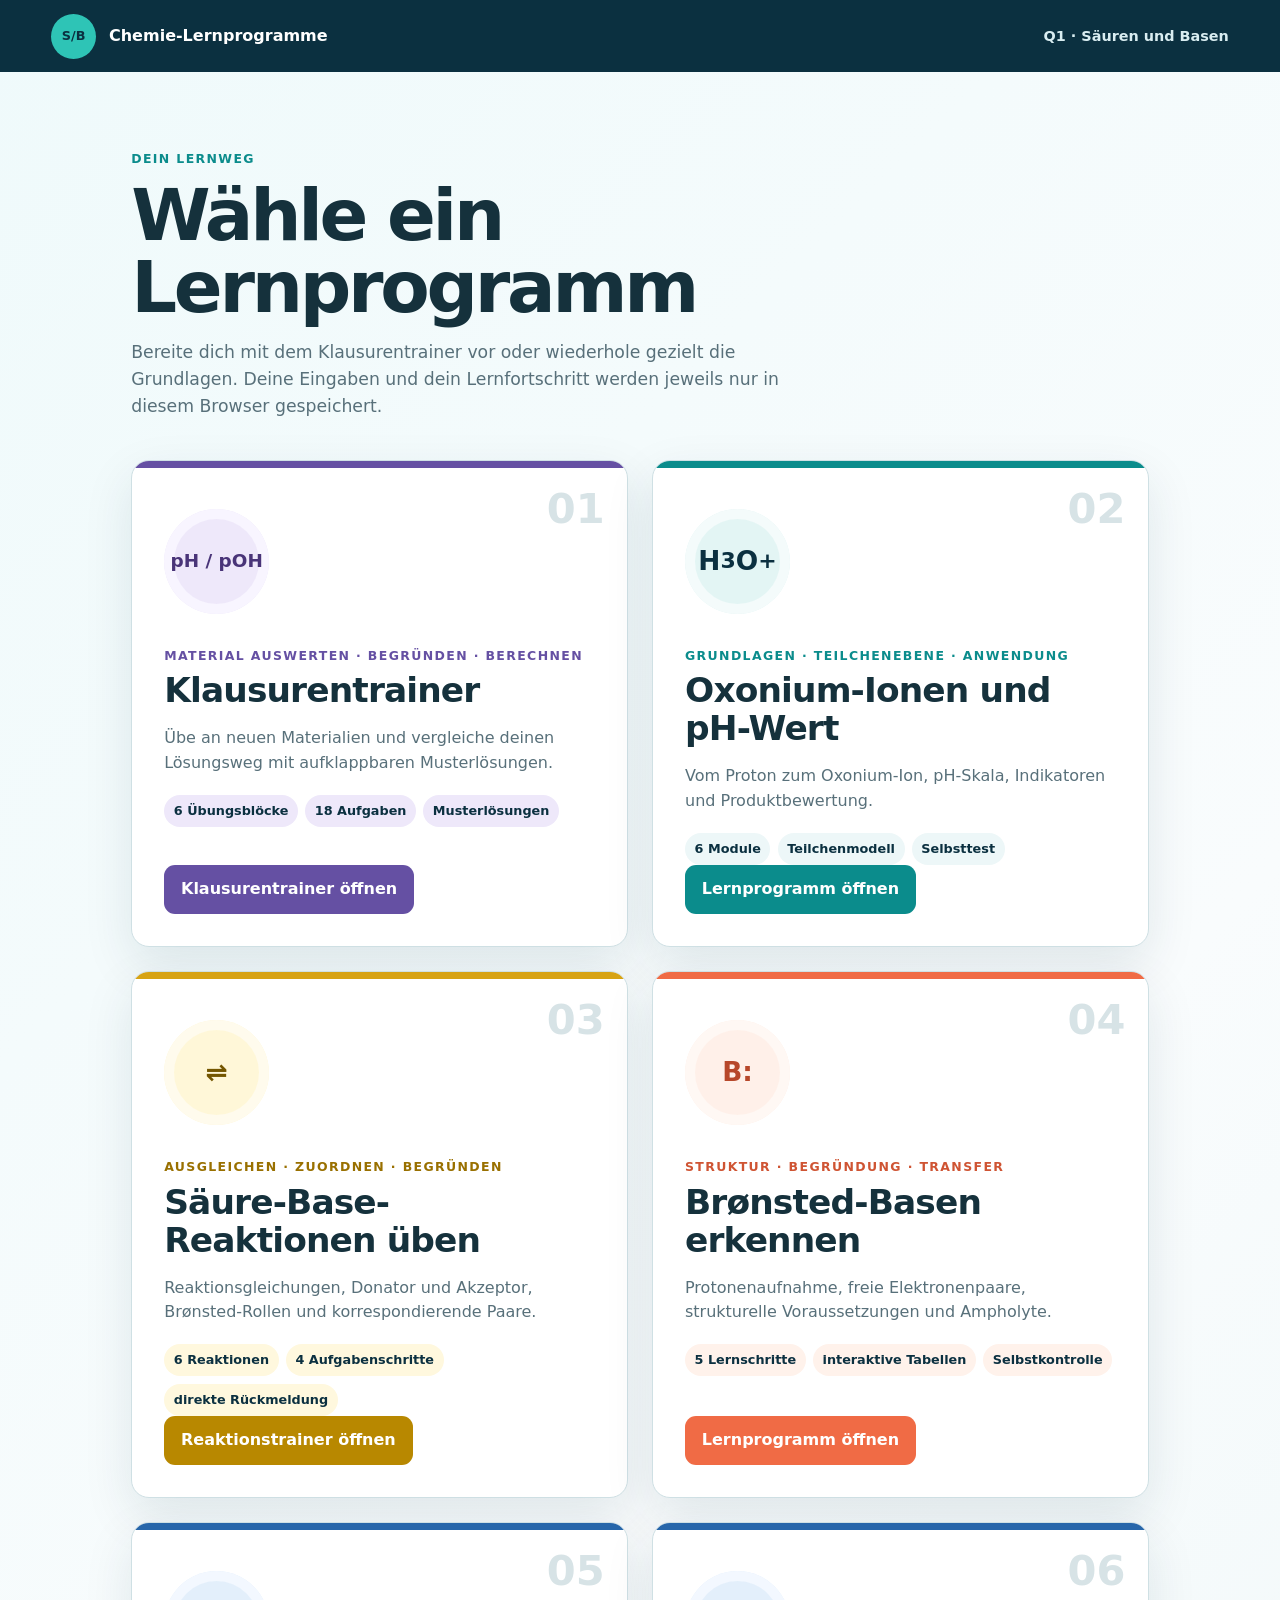
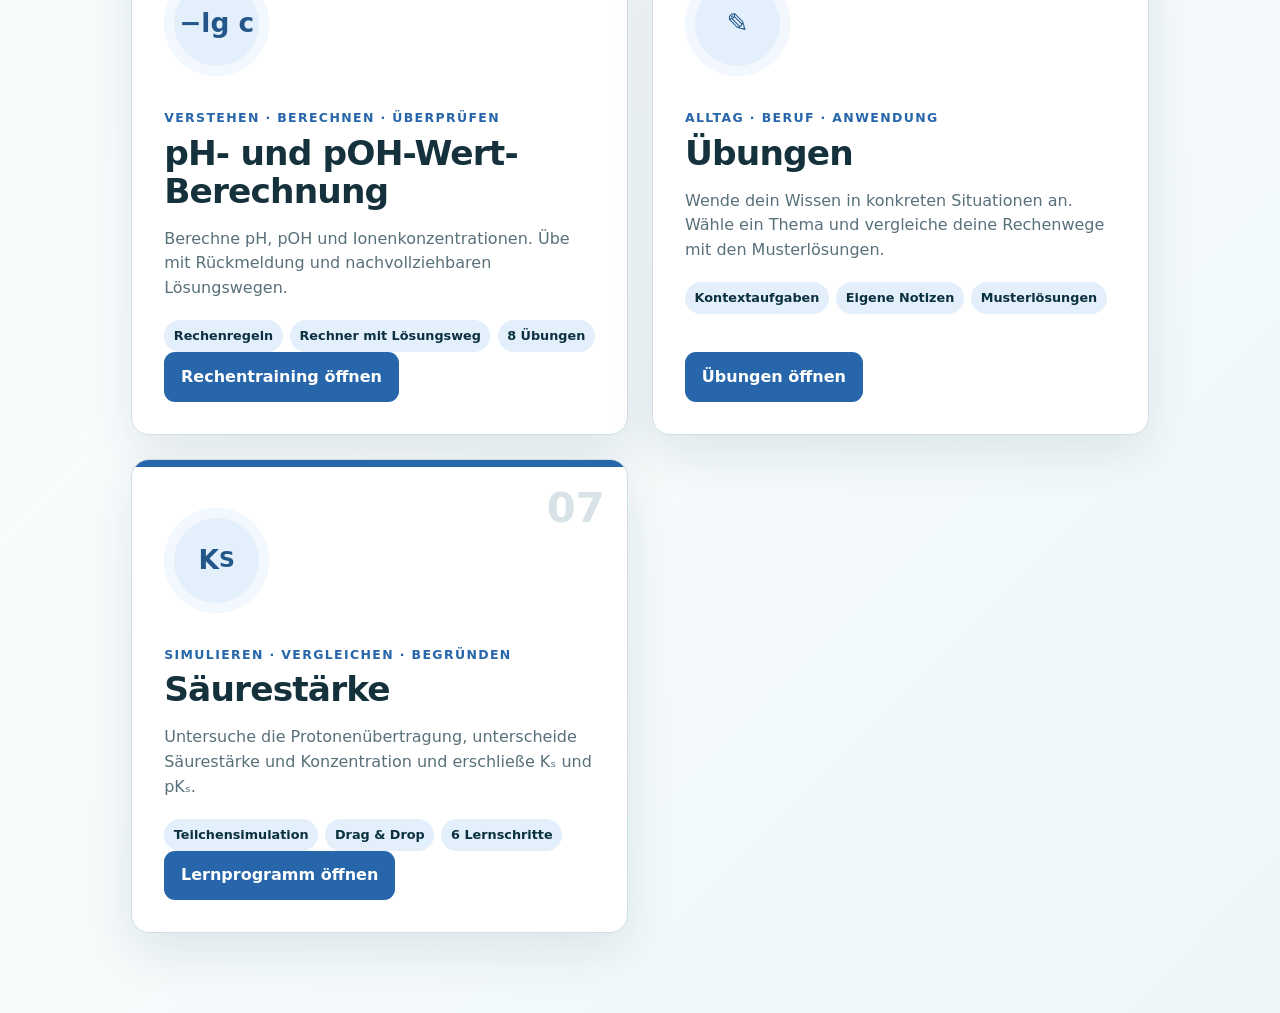
<file: index.html>
<!doctype html>
<html lang="de">
<head>
  <meta charset="utf-8">
  <meta name="viewport" content="width=device-width, initial-scale=1">
  <meta name="description" content="Interaktive Lernprogramme zu Säuren und Basen für die gymnasiale Oberstufe.">
  <meta name="theme-color" content="#0b3040">
  <link rel="icon" type="image/svg+xml" href="data:image/svg+xml,%3Csvg xmlns='http://www.w3.org/2000/svg' viewBox='0 0 32 32'%3E%3Ccircle cx='16' cy='16' r='14' fill='%230b3040'/%3E%3Ccircle cx='11' cy='16' r='4' fill='%232ec4b6'/%3E%3Ccircle cx='21' cy='16' r='4' fill='%23f06b45'/%3E%3C/svg%3E">
  <title>Lernprogramme · Säuren und Basen</title>
  <link rel="stylesheet" href="portal.css">
</head>
<body>
  <header class="topbar">
    <div class="brand"><span class="brand-mark" aria-hidden="true">S/B</span><span>Chemie-Lernprogramme</span></div>
    <span class="course-label">Q1 · Säuren und Basen</span>
  </header>
  <main>
    <section class="intro" aria-labelledby="page-title">
      <p class="eyebrow">Dein Lernweg</p>
      <h1 id="page-title">Wähle ein Lernprogramm</h1>
      <p>Bereite dich mit dem Klausurentrainer vor oder wiederhole gezielt die Grundlagen. Deine Eingaben und dein Lernfortschritt werden jeweils nur in diesem Browser gespeichert.</p>
    </section>
    <section class="program-grid" aria-label="Verfügbare Lernprogramme">
      <a class="program-card exam" href="klausurentrainer/index.html">
        <div class="card-number">01</div>
        <div class="formula-mark" aria-hidden="true">pH / pOH</div>
        <div class="card-copy">
          <p class="card-kicker">Material auswerten · Begründen · Berechnen</p>
          <h2>Klausurentrainer</h2>
          <p>Übe an neuen Materialien und vergleiche deinen Lösungsweg mit aufklappbaren Musterlösungen.</p>
          <ul aria-label="Inhalte"><li>6 Übungsblöcke</li><li>18 Aufgaben</li><li>Musterlösungen</li></ul>
        </div>
        <span class="open-label">Klausurentrainer öffnen</span>
      </a>
      <a class="program-card oxonium" href="oxonium-ph/index.html">
        <div class="card-number">02</div>
        <div class="formula-mark" aria-hidden="true">H<sub>3</sub>O<sup>+</sup></div>
        <div class="card-copy">
          <p class="card-kicker">Grundlagen · Teilchenebene · Anwendung</p>
          <h2>Oxonium-Ionen und pH-Wert</h2>
          <p>Vom Proton zum Oxonium-Ion, pH-Skala, Indikatoren und Produktbewertung.</p>
          <ul aria-label="Inhalte"><li>6 Module</li><li>Teilchenmodell</li><li>Selbsttest</li></ul>
        </div>
        <span class="open-label">Lernprogramm öffnen</span>
      </a>
      <a class="program-card trainer" href="reaktionstrainer/index.html">
        <div class="card-number">03</div>
        <div class="formula-mark" aria-hidden="true">⇌</div>
        <div class="card-copy">
          <p class="card-kicker">Ausgleichen · Zuordnen · Begründen</p>
          <h2>Säure-Base-Reaktionen üben</h2>
          <p>Reaktionsgleichungen, Donator und Akzeptor, Brønsted-Rollen und korrespondierende Paare.</p>
          <ul aria-label="Inhalte"><li>6 Reaktionen</li><li>4 Aufgabenschritte</li><li>direkte Rückmeldung</li></ul>
        </div>
        <span class="open-label">Reaktionstrainer öffnen</span>
      </a>
      <a class="program-card base" href="broensted-basen/index.html">
        <div class="card-number">04</div>
        <div class="formula-mark" aria-hidden="true">B:</div>
        <div class="card-copy">
          <p class="card-kicker">Struktur · Begründung · Transfer</p>
          <h2>Brønsted-Basen erkennen</h2>
          <p>Protonenaufnahme, freie Elektronenpaare, strukturelle Voraussetzungen und Ampholyte.</p>
          <ul aria-label="Inhalte"><li>5 Lernschritte</li><li>interaktive Tabellen</li><li>Selbstkontrolle</li></ul>
        </div>
        <span class="open-label">Lernprogramm öffnen</span>
      </a>
      <a class="program-card calculation" href="ph-poh/index.html">
        <div class="card-number">05</div>
        <div class="formula-mark" aria-hidden="true">−lg c</div>
        <div class="card-copy">
          <p class="card-kicker">Verstehen · Berechnen · Überprüfen</p>
          <h2>pH- und pOH-Wert-Berechnung</h2>
          <p>Berechne pH, pOH und Ionenkonzentrationen. Übe mit Rückmeldung und nachvollziehbaren Lösungswegen.</p>
          <ul aria-label="Inhalte"><li>Rechenregeln</li><li>Rechner mit Lösungsweg</li><li>8 Übungen</li></ul>
        </div>
        <span class="open-label">Rechentraining öffnen</span>
      </a>
      <a class="program-card calculation" href="uebungen/index.html">
        <div class="card-number">06</div>
        <div class="formula-mark" aria-hidden="true">✎</div>
        <div class="card-copy">
          <p class="card-kicker">Alltag · Beruf · Anwendung</p>
          <h2>Übungen</h2>
          <p>Wende dein Wissen in konkreten Situationen an. Wähle ein Thema und vergleiche deine Rechenwege mit den Musterlösungen.</p>
          <ul aria-label="Inhalte"><li>Kontextaufgaben</li><li>Eigene Notizen</li><li>Musterlösungen</li></ul>
        </div>
        <span class="open-label">Übungen öffnen</span>
      </a>
      <a class="program-card calculation" href="Saeurestaerke/index.html">
        <div class="card-number">07</div>
        <div class="formula-mark" aria-hidden="true">K<sub>S</sub></div>
        <div class="card-copy">
          <p class="card-kicker">Simulieren · Vergleichen · Begründen</p>
          <h2>Säurestärke</h2>
          <p>Untersuche die Protonenübertragung, unterscheide Säurestärke und Konzentration und erschließe Kₛ und pKₛ.</p>
          <ul aria-label="Inhalte"><li>Teilchensimulation</li><li>Drag &amp; Drop</li><li>6 Lernschritte</li></ul>
        </div>
        <span class="open-label">Lernprogramm öffnen</span>
      </a>
    </section>
  </main>
</body>
</html>
</file>
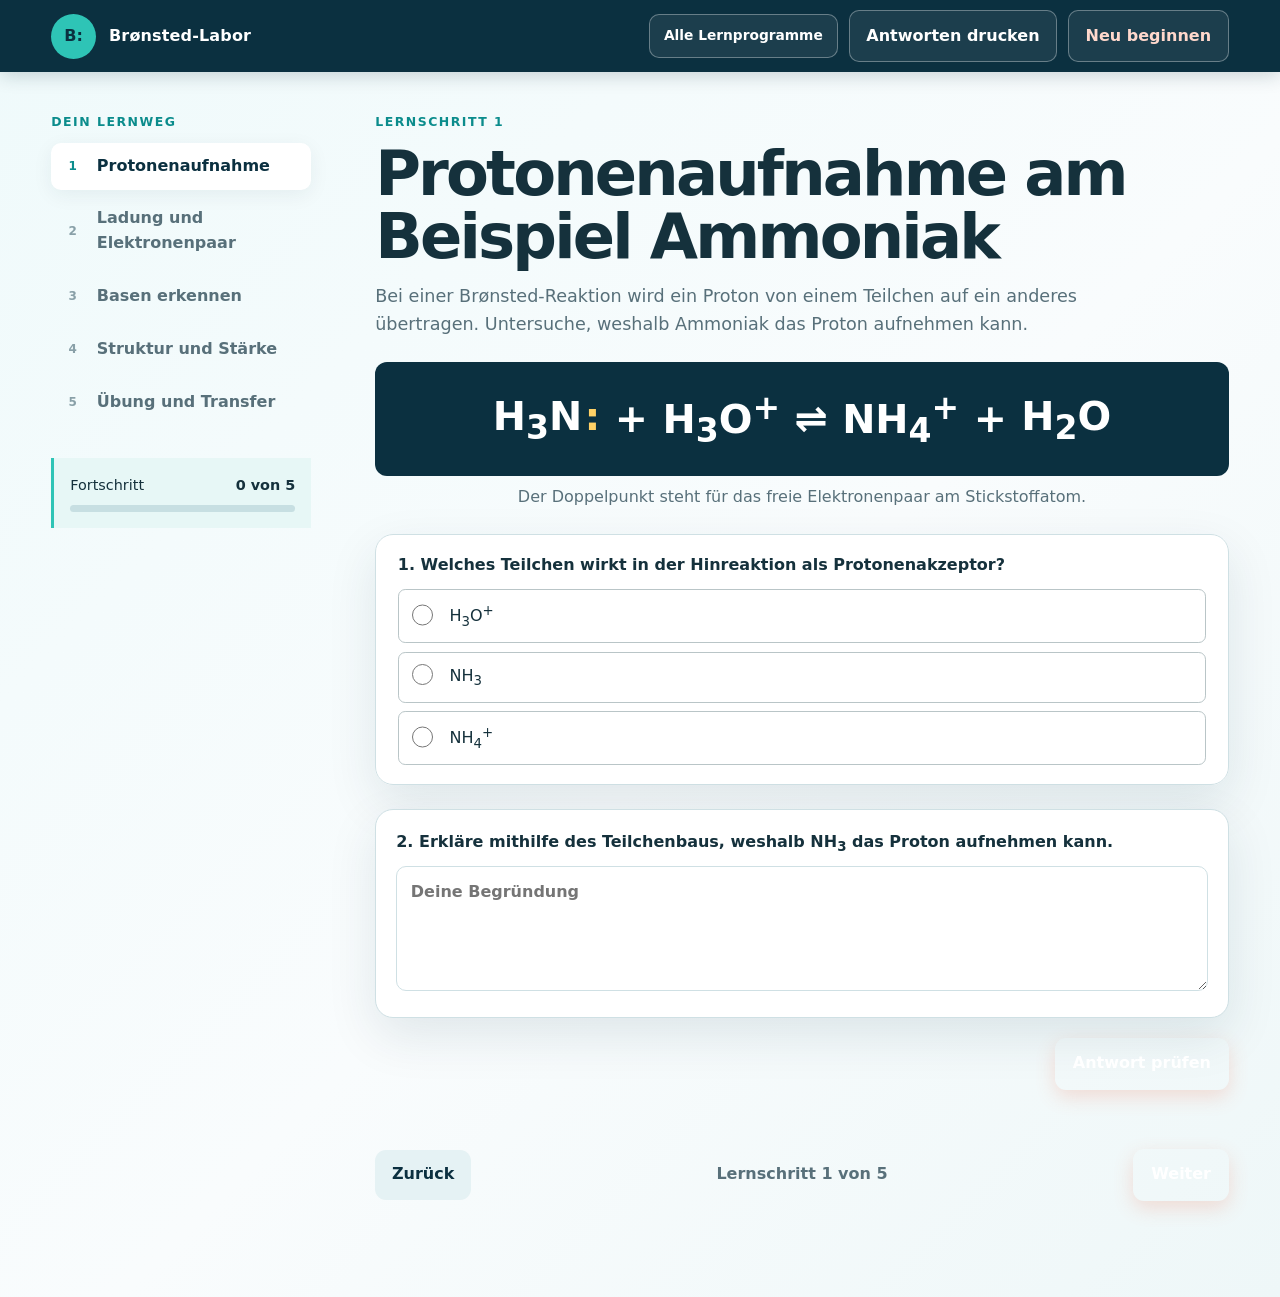
<file: broensted-basen/index.html>
<!doctype html>
<html lang="de">
<head>
  <meta charset="utf-8">
  <meta name="viewport" content="width=device-width, initial-scale=1">
  <meta name="description" content="Interaktives Lernprogramm zu den strukturellen Voraussetzungen von Brønsted-Basen und Ampholyten.">
  <meta name="theme-color" content="#0b3040">
  <title>Brønsted-Basen erkennen</title>
  <link rel="icon" type="image/svg+xml" href="favicon.svg">
  <link rel="stylesheet" href="styles.css?v=3">
  <link rel="stylesheet" href="oxonium-theme.css?v=3">
  <link rel="stylesheet" href="../shared-nav.css?v=2">
</head>
<body>
  <a class="skip-link" href="#learning-program">Zum Lerninhalt</a>
  <header class="topbar">
    <div class="brand"><span class="brand-mark" aria-hidden="true">B:</span><span>Brønsted-Labor</span></div>
    <div class="topbar-actions">
      <a class="hub-link" href="../index.html">Alle Lernprogramme</a>
      <button class="secondary" id="print-button" type="button">Antworten drucken</button>
      <button class="secondary danger" id="reset-button" type="button">Neu beginnen</button>
    </div>
  </header>

  <div class="app-shell">
    <nav class="learning-path" aria-label="Lernschritte">
      <p class="nav-title">Dein Lernweg</p>
      <ol id="step-navigation">
        <li><button type="button" data-step="0"><span>1</span>Protonenaufnahme</button></li>
        <li><button type="button" data-step="1"><span>2</span>Ladung und Elektronenpaar</button></li>
        <li><button type="button" data-step="2"><span>3</span>Basen erkennen</button></li>
        <li><button type="button" data-step="3"><span>4</span>Struktur und Stärke</button></li>
        <li><button type="button" data-step="4"><span>5</span>Übung und Transfer</button></li>
      </ol>
      <div class="progress-block">
        <div class="progress-label"><span>Fortschritt</span><strong id="progress-text">0 von 5</strong></div>
        <div class="progress-track" aria-hidden="true"><div id="progress-bar"></div></div>
      </div>
    </nav>

    <main id="learning-program">
      <section class="lesson-step" data-step-panel="0" aria-labelledby="step-1-title">
        <p class="step-label">Lernschritt 1</p>
        <h2 id="step-1-title">Protonenaufnahme am Beispiel Ammoniak</h2>
        <p>Bei einer Brønsted-Reaktion wird ein Proton von einem Teilchen auf ein anderes übertragen. Untersuche, weshalb Ammoniak das Proton aufnehmen kann.</p>

        <div class="reaction" aria-label="Ammoniak reagiert mit Oxonium-Ionen zu Ammonium-Ionen und Wasser">
          <span>H<sub>3</sub>N<span class="electron-pair" title="freies Elektronenpaar">:</span></span>
          <span>+</span>
          <span>H<sub>3</sub>O<sup>+</sup></span>
          <span>⇌</span>
          <span>NH<sub>4</sub><sup>+</sup></span>
          <span>+</span>
          <span>H<sub>2</sub>O</span>
        </div>
        <p class="caption">Der Doppelpunkt steht für das freie Elektronenpaar am Stickstoffatom.</p>

        <fieldset>
          <legend>1. Welches Teilchen wirkt in der Hinreaktion als Protonenakzeptor?</legend>
          <label><input type="radio" name="step1-base" value="h3o"> H<sub>3</sub>O<sup>+</sup></label>
          <label><input type="radio" name="step1-base" value="nh3"> NH<sub>3</sub></label>
          <label><input type="radio" name="step1-base" value="nh4"> NH<sub>4</sub><sup>+</sup></label>
        </fieldset>

        <label class="long-answer">2. Erkläre mithilfe des Teilchenbaus, weshalb NH<sub>3</sub> das Proton aufnehmen kann.
          <textarea id="step1-explanation" rows="4" placeholder="Deine Begründung"></textarea>
        </label>

        <div class="action-row">
          <button class="primary check-step" type="button" data-check="step1">Antwort prüfen</button>
        </div>
        <div class="feedback" id="feedback-step1" aria-live="polite"></div>
        <div class="solution" id="solution-step1" hidden>
          <h3>Selbstkontrolle</h3>
          <p>NH<sub>3</sub> ist der Protonenakzeptor. Das Stickstoffatom stellt sein freies Elektronenpaar für die neue N–H-Bindung bereit.</p>
        </div>
      </section>

      <section class="lesson-step" data-step-panel="1" aria-labelledby="step-2-title" hidden>
        <p class="step-label">Lernschritt 2</p>
        <h2 id="step-2-title">Ladung und freies Elektronenpaar</h2>
        <p>OH<sup>−</sup>, H<sub>2</sub>O und NH<sub>3</sub> können Protonen aufnehmen, obwohl sie nicht gleich geladen sind.</p>

        <div class="particle-comparison" aria-label="Vergleich unterschiedlich geladener Brønsted-Basen">
          <div><strong>OH<sup>−</sup></strong><span>negativ geladen</span></div>
          <div><strong>H<sub>2</sub>O</strong><span>ungeladen</span></div>
          <div><strong>NH<sub>3</sub></strong><span>ungeladen</span></div>
        </div>

        <div class="table-wrap">
          <table>
            <thead><tr><th>Teilchen</th><th>Ladung</th><th>Produkt der Protonenaufnahme</th></tr></thead>
            <tbody>
              <tr><th>OH<sup>−</sup></th><td>−1</td><td><select id="product-oh"><option value="">auswählen</option><option>H₂O</option><option>H₃O⁺</option><option>NH₄⁺</option></select></td></tr>
              <tr><th>H<sub>2</sub>O</th><td>0</td><td><select id="product-h2o"><option value="">auswählen</option><option>H₂O</option><option>H₃O⁺</option><option>NH₄⁺</option></select></td></tr>
              <tr><th>NH<sub>3</sub></th><td>0</td><td><select id="product-nh3"><option value="">auswählen</option><option>H₂O</option><option>H₃O⁺</option><option>NH₄⁺</option></select></td></tr>
            </tbody>
          </table>
        </div>

        <fieldset>
          <legend>Welche Gemeinsamkeit ermöglicht die Protonenaufnahme?</legend>
          <label><input type="radio" name="step2-common" value="negative"> Alle Teilchen sind negativ geladen.</label>
          <label><input type="radio" name="step2-common" value="pair"> Alle Teilchen besitzen ein verfügbares freies Elektronenpaar.</label>
          <label><input type="radio" name="step2-common" value="hydrogen"> Alle Teilchen enthalten Wasserstoff.</label>
        </fieldset>

        <div class="action-row"><button class="primary check-step" type="button" data-check="step2">Antworten prüfen</button></div>
        <div class="feedback" id="feedback-step2" aria-live="polite"></div>
        <div class="solution" id="solution-step2" hidden>
          <h3>Merksatz</h3>
          <p>Eine Brønsted-Base benötigt ein verfügbares freies Elektronenpaar, an das ein Proton gebunden werden kann. Eine negative Ladung ist ein häufiges Erkennungsmerkmal, aber keine notwendige Voraussetzung.</p>
        </div>
      </section>

      <section class="lesson-step" data-step-panel="2" aria-labelledby="step-3-title" hidden>
        <p class="step-label">Lernschritt 3</p>
        <h2 id="step-3-title">Teilchen auf mögliche Protonenaufnahme prüfen</h2>
        <p>Fülle die Tabelle aus. Die Aussagen gelten im derzeit verwendeten Modell und unter den betrachteten Bedingungen.</p>

        <div class="table-wrap wide-table">
          <table id="classification-table">
            <thead><tr><th>Teilchen</th><th>Ladung</th><th>freies Elektronenpaar</th><th>Produkt</th><th>Brønsted-Base</th></tr></thead>
            <tbody></tbody>
          </table>
        </div>

        <label class="long-answer">Begründe die Einordnung von NH<sub>4</sub><sup>+</sup> und CH<sub>4</sub> mit ihrem Teilchenbau.
          <textarea id="step3-explanation" rows="4" placeholder="Deine Begründung"></textarea>
        </label>

        <div class="action-row"><button class="primary check-step" type="button" data-check="step3">Tabelle prüfen</button></div>
        <div class="feedback" id="feedback-step3" aria-live="polite"></div>
        <div class="solution" id="solution-step3" hidden>
          <h3>Hinweis zu Chlorid</h3>
          <p>Cl<sup>−</sup> erfüllt die strukturelle Voraussetzung und kann formal ein Proton zu HCl binden. In Wasser ist es jedoch eine sehr schwache Base.</p>
        </div>
      </section>

      <section class="lesson-step" data-step-panel="3" aria-labelledby="step-4-title" hidden>
        <p class="step-label">Lernschritt 4</p>
        <h2 id="step-4-title">Strukturelle Möglichkeit und Basenstärke</h2>

        <div class="question-pair">
          <div><h3>Strukturfrage</h3><p>Kann das Teilchen grundsätzlich ein Proton binden?</p></div>
          <div><h3>Stärkefrage</h3><p>Wie leicht nimmt das Teilchen unter den betrachteten Bedingungen ein Proton auf?</p></div>
        </div>
        <p class="key-sentence">OH<sup>−</sup>, NH<sub>3</sub>, H<sub>2</sub>O und Cl<sup>−</sup> besitzen freie Elektronenpaare. Trotzdem reagieren sie nicht gleich stark als Base.</p>

        <div class="claim-list">
          <fieldset>
            <legend>A. Ein negativ geladenes Teilchen ist immer eine starke Brønsted-Base.</legend>
            <label><input type="radio" name="claim-a" value="true"> richtig</label>
            <label><input type="radio" name="claim-a" value="false"> falsch</label>
          </fieldset>
          <fieldset>
            <legend>B. Ein ungeladenes Teilchen kann keine Brønsted-Base sein.</legend>
            <label><input type="radio" name="claim-b" value="true"> richtig</label>
            <label><input type="radio" name="claim-b" value="false"> falsch</label>
          </fieldset>
          <fieldset>
            <legend>C. Ein freies Elektronenpaar zeigt eine mögliche Protonenaufnahme, aber nicht automatisch eine starke Basenwirkung.</legend>
            <label><input type="radio" name="claim-c" value="true"> richtig</label>
            <label><input type="radio" name="claim-c" value="false"> falsch</label>
          </fieldset>
        </div>

        <label class="long-answer">Begründe mindestens eine deiner Entscheidungen.
          <textarea id="step4-explanation" rows="4" placeholder="Deine Begründung"></textarea>
        </label>
        <div class="action-row"><button class="primary check-step" type="button" data-check="step4">Aussagen prüfen</button></div>
        <div class="feedback" id="feedback-step4" aria-live="polite"></div>
        <div class="solution" id="solution-step4" hidden>
          <h3>Selbstkontrolle</h3>
          <p>A und B sind falsch, C ist richtig. Die Ladung liefert einen Hinweis. Die Stärke einer Base hängt darüber hinaus davon ab, wie leicht ihr Elektronenpaar ein Proton bindet.</p>
        </div>
      </section>

      <section class="lesson-step" data-step-panel="4" aria-labelledby="step-5-title" hidden>
        <p class="step-label">Lernschritt 5</p>
        <h2 id="step-5-title">Übung und Transfer auf Ampholyte</h2>
        <p>Prüfe zunächst weitere Teilchen auf eine mögliche Protonenaufnahme.</p>

        <div class="table-wrap wide-table">
          <table id="practice-table">
            <thead><tr><th>Teilchen</th><th>Aufnahme möglich</th><th>entstehendes Teilchen</th></tr></thead>
            <tbody></tbody>
          </table>
        </div>

        <h3>Transfer</h3>
        <p>Ein Ampholyt kann ein Proton aufnehmen und abgeben. Ergänze die korrespondierenden Teilchen.</p>
        <div class="table-wrap">
          <table>
            <thead><tr><th>Teilchen</th><th>nach Protonenaufnahme</th><th>nach Protonenabgabe</th></tr></thead>
            <tbody>
              <tr><th>H<sub>2</sub>PO<sub>4</sub><sup>−</sup></th><td><select id="h2po4-accept"><option value="">auswählen</option><option>H₃PO₄</option><option>HPO₄²⁻</option><option>PO₄³⁻</option></select></td><td><select id="h2po4-donate"><option value="">auswählen</option><option>H₃PO₄</option><option>HPO₄²⁻</option><option>PO₄³⁻</option></select></td></tr>
              <tr><th>HPO<sub>4</sub><sup>2−</sup></th><td><select id="hpo4-accept"><option value="">auswählen</option><option>H₂PO₄⁻</option><option>H₃PO₄</option><option>PO₄³⁻</option></select></td><td><select id="hpo4-donate"><option value="">auswählen</option><option>H₂PO₄⁻</option><option>H₃PO₄</option><option>PO₄³⁻</option></select></td></tr>
            </tbody>
          </table>
        </div>

        <label class="long-answer">Begründe für eines der beiden Teilchen, dass es ein Ampholyt ist.
          <textarea id="step5-explanation" rows="4" placeholder="Deine Begründung"></textarea>
        </label>
        <div class="action-row"><button class="primary check-step" type="button" data-check="step5">Übung prüfen</button></div>
        <div class="feedback" id="feedback-step5" aria-live="polite"></div>
        <div class="solution" id="solution-step5" hidden>
          <h3>Abschluss</h3>
          <p>H<sub>2</sub>PO<sub>4</sub><sup>−</sup> wird durch Protonenaufnahme zu H<sub>3</sub>PO<sub>4</sub> und durch Protonenabgabe zu HPO<sub>4</sub><sup>2−</sup>. HPO<sub>4</sub><sup>2−</sup> wird entsprechend zu H<sub>2</sub>PO<sub>4</sub><sup>−</sup> beziehungsweise PO<sub>4</sub><sup>3−</sup>.</p>
        </div>

        <label class="long-answer final-question">Abschlussfrage: Weshalb erlaubt eine negative Ladung allein noch keine Aussage über die Stärke einer Brønsted-Base?
          <textarea id="final-answer" rows="4" placeholder="Deine abschließende Erklärung"></textarea>
        </label>
      </section>

      <div class="step-controls">
        <button class="secondary" id="previous-step" type="button">Zurück</button>
        <span id="step-counter">Lernschritt 1 von 5</span>
        <button class="primary" id="next-step" type="button">Weiter</button>
      </div>
    </main>
  </div>

  <script src="app.js?v=2"></script>
</body>
</html>
</file>
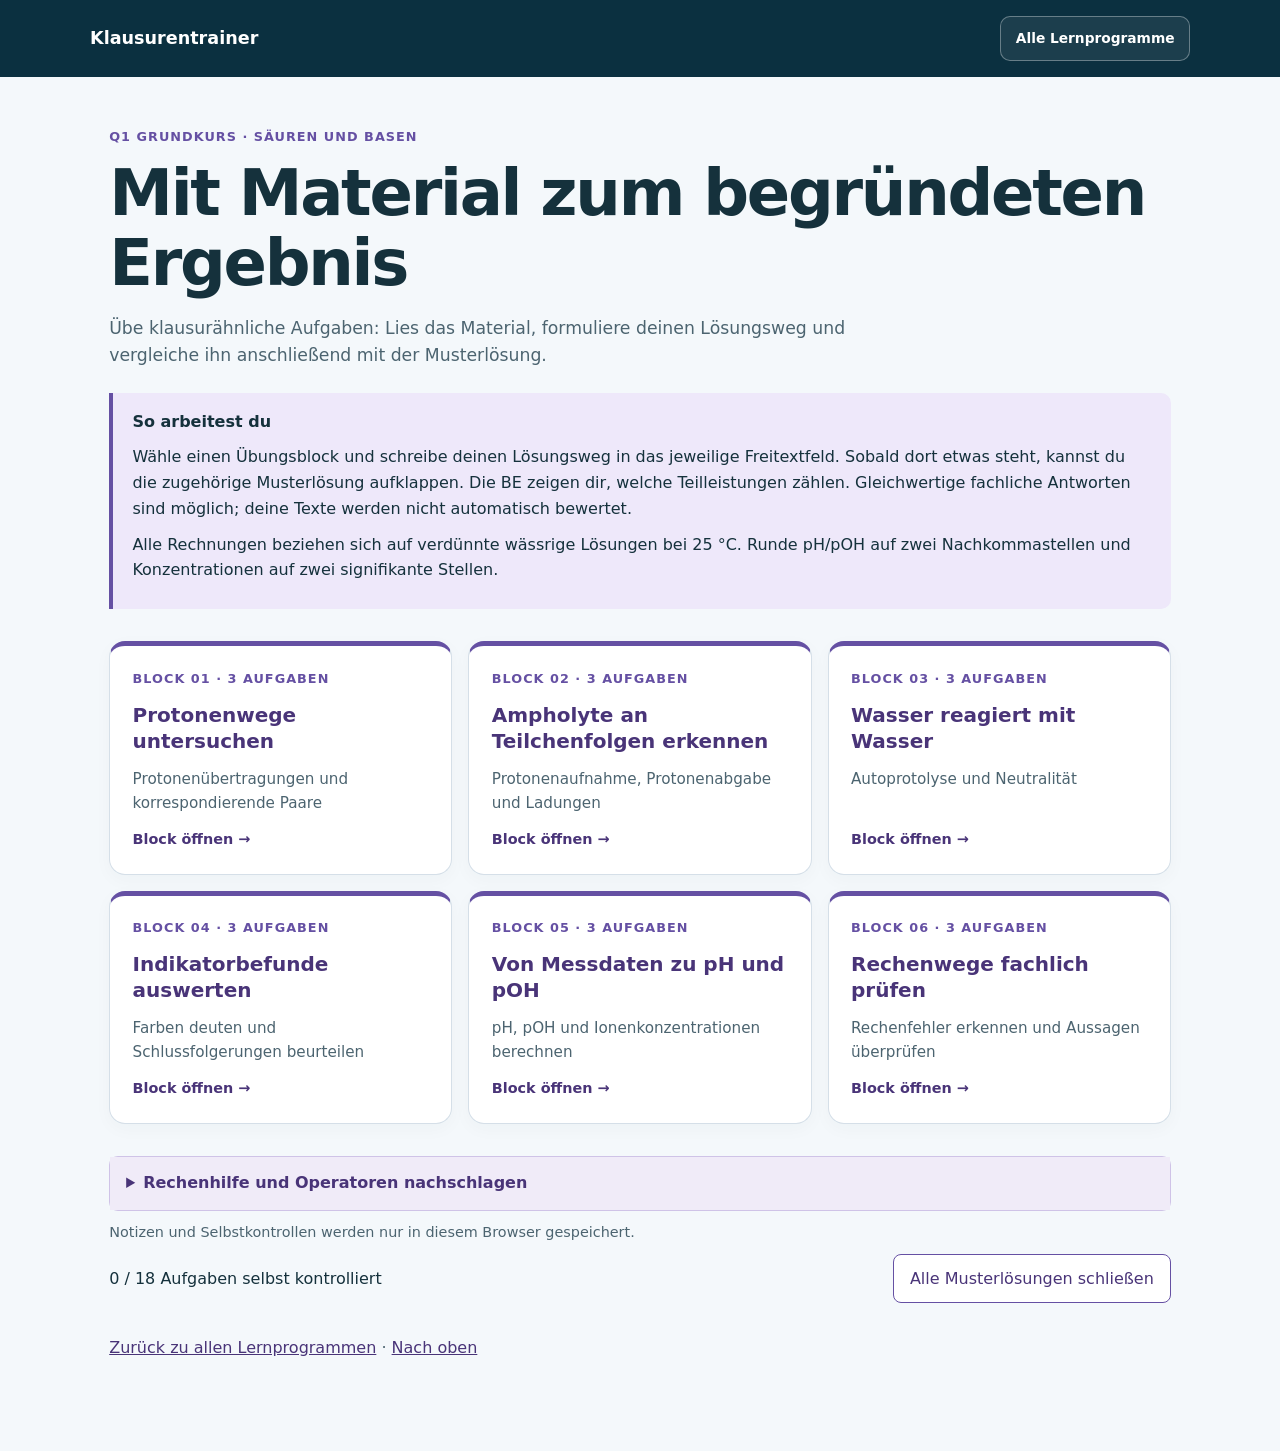
<file: klausurentrainer/index.html>
<!doctype html>
<html lang="de"><head><meta charset="utf-8"><meta name="viewport" content="width=device-width, initial-scale=1"><meta name="theme-color" content="#0b3040"><title>Klausurentrainer · Säuren und Basen</title><link rel="stylesheet" href="styles.css"><script src="app.js" defer></script></head><body>
<a class="skip" href="#inhalt">Zum Inhalt</a><header class="topbar"><strong>Klausurentrainer</strong><a class="hub-link" href="../index.html">Alle Lernprogramme</a></header>
<main id="inhalt"><p class="eyebrow">Q1 Grundkurs · Säuren und Basen</p><h1>Mit Material zum begründeten Ergebnis</h1><p class="lead">Übe klausurähnliche Aufgaben: Lies das Material, formuliere deinen Lösungsweg und vergleiche ihn anschließend mit der Musterlösung.</p>
<div class="hint"><strong>So arbeitest du</strong><p>Wähle einen Übungsblock und schreibe deinen Lösungsweg in das jeweilige Freitextfeld. Sobald dort etwas steht, kannst du die zugehörige Musterlösung aufklappen. Die BE zeigen dir, welche Teilleistungen zählen. Gleichwertige fachliche Antworten sind möglich; deine Texte werden nicht automatisch bewertet.</p><p>Alle Rechnungen beziehen sich auf verdünnte wässrige Lösungen bei 25 °C. Runde pH/pOH auf zwei Nachkommastellen und Konzentrationen auf zwei signifikante Stellen.</p></div>
<nav class="block-grid" aria-label="Übungsblöcke"><a class="block-card" href="#block-1"><span class="eyebrow">Block 01 · 3 Aufgaben</span><strong>Protonenwege untersuchen</strong><span>Protonenübertragungen und korrespondierende Paare</span><span class="card-action">Block öffnen →</span></a><a class="block-card" href="#block-2"><span class="eyebrow">Block 02 · 3 Aufgaben</span><strong>Ampholyte an Teilchenfolgen erkennen</strong><span>Protonenaufnahme, Protonenabgabe und Ladungen</span><span class="card-action">Block öffnen →</span></a><a class="block-card" href="#block-3"><span class="eyebrow">Block 03 · 3 Aufgaben</span><strong>Wasser reagiert mit Wasser</strong><span>Autoprotolyse und Neutralität</span><span class="card-action">Block öffnen →</span></a><a class="block-card" href="#block-4"><span class="eyebrow">Block 04 · 3 Aufgaben</span><strong>Indikatorbefunde auswerten</strong><span>Farben deuten und Schlussfolgerungen beurteilen</span><span class="card-action">Block öffnen →</span></a><a class="block-card" href="#block-5"><span class="eyebrow">Block 05 · 3 Aufgaben</span><strong>Von Messdaten zu pH und pOH</strong><span>pH, pOH und Ionenkonzentrationen berechnen</span><span class="card-action">Block öffnen →</span></a><a class="block-card" href="#block-6"><span class="eyebrow">Block 06 · 3 Aufgaben</span><strong>Rechenwege fachlich prüfen</strong><span>Rechenfehler erkennen und Aussagen überprüfen</span><span class="card-action">Block öffnen →</span></a></nav><details class="formula-box"><summary>Rechenhilfe und Operatoren nachschlagen</summary><div class="solution"><div class="formula-grid"><p>pH = −lg c(H₃O⁺)<br>c(H₃O⁺) = 10<sup>−pH</sup> mol/L</p><p>pOH = −lg c(OH⁻)<br>c(OH⁻) = 10<sup>−pOH</sup> mol/L</p></div><p><strong>Bei 25 °C: pH + pOH = 14.</strong> In den Logarithmus wird der Zahlenwert der Konzentration in mol/L eingesetzt. pH und pOH haben keine Einheit.</p><p><strong>Beschreiben:</strong> Beobachtungen geordnet wiedergeben. <strong>Erläutern/Begründen:</strong> Zusammenhänge erklären und Aussagen fachlich stützen. <strong>Beurteilen:</strong> mit Materialbelegen zu einem fachlichen Urteil gelangen. <strong>Überprüfen:</strong> eine Aussage anhand von Daten, Rechnungen oder Fachwissen prüfen. <strong>Formulieren:</strong> hier eine richtige Reaktionsgleichung angeben. <strong>Berechnen:</strong> Ansatz, Rechenweg und Ergebnis mit passender Einheit zeigen. <strong>Zuordnen/Einordnen:</strong> einer fachlichen Kategorie zuweisen. <strong>Ergänzen:</strong> fehlende Angaben einsetzen. <strong>Korrigieren:</strong> einen Fehler fachlich richtig berichtigen. <strong>Vergleichen:</strong> Gemeinsamkeiten und Unterschiede nach passenden Kriterien gegenüberstellen.</p></div></details>
<p class="small" id="storage-status" role="status">Schreibe deine Lösungen in die Freitextfelder.</p><noscript><p>JavaScript ist deaktiviert. Bitte aktiviere JavaScript, um Blöcke einzeln zu öffnen und Musterlösungen nach deiner Eingabe freizuschalten. Notizen und Selbstkontrollen werden nicht gespeichert.</p></noscript>
<div class="tools"><p id="progress" role="status" hidden>0 / 18 Aufgaben selbst kontrolliert</p><button id="close-solutions" type="button" hidden>Alle Musterlösungen schließen</button></div>
<section class="block" id="block-1" aria-labelledby="title-1"><a class="back-to-blocks" href="#inhalt">← Alle Übungsblöcke</a><p class="eyebrow">Block 01 · Formulieren · Zuordnen · Erläutern</p><h2 id="title-1">Protonenwege untersuchen</h2><div class="material"><h3>Material 1</h3><p>Zwei getrennte wässrige Ansätze werden auf Teilchenebene betrachtet. Entscheidend ist jeweils die Übertragung eines Protons.</p><div class="table-wrap"><table><thead><tr><th scope="col">Ansatz</th><th scope="col">Teilchen und Beobachtung im Modell</th></tr></thead><tbody><tr><td>A</td><td>Ein HBr-Molekül überträgt ein Proton auf H₂O. Es entsteht eine saure Lösung.</td></tr><tr><td>B</td><td>Ethylamin C₂H₅NH₂ nimmt von H₂O ein Proton am Stickstoffatom auf. Es entsteht C₂H₅NH₃⁺. Die C₂H₅-Gruppe bleibt unverändert.</td></tr></tbody></table></div><p>Das Stickstoffatom im Ethylamin hat drei Bindungen und ein freies Elektronenpaar. Beide Stoffe werden in getrennten Ansätzen untersucht.</p></div>
<article class="task" aria-labelledby="task-1-1"><h3 id="task-1-1">Aufgabe 1.1 · Formulieren · 6 BE</h3><p>Formuliere für Ansatz A eine ausgeglichene Reaktionsgleichung. Ordne den beiden Edukten die Brønsted-Rollen zu und nenne die korrespondierenden Paare.</p><label class="note-label" for="note-1-1">Dein Lösungsweg zu 1.1</label><textarea id="note-1-1" data-storage-id="note-1-1" placeholder="Schreibe hier deinen Lösungsweg oder deine Überlegungen."></textarea><details class="locked"><summary aria-disabled="true">Musterlösung zu Aufgabe 1.1 aufklappen</summary><div class="solution"><p class="equation">HBr + H₂O → H₃O⁺ + Br⁻</p><p>HBr gibt H⁺ ab: Protonendonator und Säure. H₂O nimmt H⁺ auf: Protonenakzeptor und Base. Die Paare lauten HBr/Br⁻ und H₃O⁺/H₂O. Die Partner eines Paars unterscheiden sich jeweils um genau ein Proton.</p><p><strong>Selbstkontrolle:</strong> Gleichung 2 BE, Rollen 2 BE, Paare 2 BE.</p></div></details><label class="check"><input id="check-1-1" data-storage-id="check-1-1" type="checkbox">Aufgabe 1.1 mit der Musterlösung kontrolliert</label></article>
<article class="task" aria-labelledby="task-1-2"><h3 id="task-1-2">Aufgabe 1.2 · Erläutern · 4 BE</h3><p>Erläutere für Ansatz B, wie das freie Elektronenpaar die Protonenaufnahme ermöglicht. Formuliere anschließend die vollständige Reaktionsgleichung mit Wasser.</p><label class="note-label" for="note-1-2">Dein Lösungsweg zu 1.2</label><textarea id="note-1-2" data-storage-id="note-1-2" placeholder="Schreibe hier deinen Lösungsweg oder deine Überlegungen."></textarea><details class="locked"><summary aria-disabled="true">Musterlösung zu Aufgabe 1.2 aufklappen</summary><div class="solution"><p>Das freie Elektronenpaar des N-Atoms bildet die neue Bindung zum aufgenommenen Proton. Ethylamin wirkt deshalb als Protonenakzeptor. Wasser gibt das Proton ab; dabei entsteht OH⁻.</p><p class="equation">C₂H₅NH₂ + H₂O ⇌ C₂H₅NH₃⁺ + OH⁻</p><p><strong>Selbstkontrolle:</strong> Elektronenpaar und neue Bindung 2 BE, Gleichung 2 BE. Die C₂H₅-Gruppe wird nicht verändert.</p></div></details><label class="check"><input id="check-1-2" data-storage-id="check-1-2" type="checkbox">Aufgabe 1.2 mit der Musterlösung kontrolliert</label></article>
<article class="task" aria-labelledby="task-1-3"><h3 id="task-1-3">Aufgabe 1.3 · Beurteilen · 3 BE</h3><p>Beurteile die Aussage: „Ein ungeladenes Teilchen kann kein Proton aufnehmen.“ Beziehe beide Ansätze ein.</p><label class="note-label" for="note-1-3">Dein Lösungsweg zu 1.3</label><textarea id="note-1-3" data-storage-id="note-1-3" placeholder="Schreibe hier deinen Lösungsweg oder deine Überlegungen."></textarea><details class="locked"><summary aria-disabled="true">Musterlösung zu Aufgabe 1.3 aufklappen</summary><div class="solution"><p>Die Aussage ist falsch. Das ungeladene H₂O nimmt in A ein Proton auf. Auch das ungeladene Ethylamin nimmt in B ein Proton auf. Eine negative Gesamtladung ist somit keine notwendige Voraussetzung; ein verfügbares freies Elektronenpaar kann die Protonenbindung ermöglichen.</p><p><strong>Selbstkontrolle:</strong> Urteil 1 BE, zwei passende Gegenbeispiele zusammen 1 BE, Strukturbegründung 1 BE.</p></div></details><label class="check"><input id="check-1-3" data-storage-id="check-1-3" type="checkbox">Aufgabe 1.3 mit der Musterlösung kontrolliert</label></article>
</section>
<section class="block" id="block-2" aria-labelledby="title-2"><a class="back-to-blocks" href="#inhalt">← Alle Übungsblöcke</a><p class="eyebrow">Block 02 · Ergänzen · Begründen · Überprüfen</p><h2 id="title-2">Ampholyte an Teilchenfolgen erkennen</h2><div class="material"><h3>Material 2</h3><p>Hydrogenphosphat-Ionen HPO₄²⁻ werden mit unterschiedlichen Partnern zusammengebracht. Im Modell wird jeweils genau ein Proton aufgenommen oder abgegeben.</p><div class="table-wrap"><table><thead><tr><th scope="col">Vorgang</th><th scope="col">Unvollständige Teilchenfolge</th></tr></thead><tbody><tr><td>Protonenaufnahme</td><td>HPO₄²⁻ + H⁺ → Teilchen X</td></tr><tr><td>Protonenabgabe</td><td>HPO₄²⁻ → Teilchen Y + H⁺</td></tr></tbody></table></div><p>Die Schreibweise mit H⁺ dient hier der Bilanzierung eines einzelnen Protonenübergangs. Sie beschreibt keine frei in Wasser schwimmenden Protonen.</p></div>
<article class="task" aria-labelledby="task-2-1"><h3 id="task-2-1">Aufgabe 2.1 · Ergänzen · 4 BE</h3><p>Ergänze X und Y. Begründe jeweils die Veränderung der Gesamtladung.</p><label class="note-label" for="note-2-1">Dein Lösungsweg zu 2.1</label><textarea id="note-2-1" data-storage-id="note-2-1" placeholder="Schreibe hier deinen Lösungsweg oder deine Überlegungen."></textarea><details class="locked"><summary aria-disabled="true">Musterlösung zu Aufgabe 2.1 aufklappen</summary><div class="solution"><p>X ist H₂PO₄⁻: Ein zusätzliches H⁺ erhöht die Ladung von −2 auf −1. Y ist PO₄³⁻: Durch Abgabe eines positiv geladenen Protons wird die Ladung von −2 zu −3.</p><p><strong>Selbstkontrolle:</strong> Formeln je 1 BE, Ladungsänderungen je 1 BE. Bei einer Protonenübertragung werden keine Elektronen hinzugefügt oder entfernt.</p></div></details><label class="check"><input id="check-2-1" data-storage-id="check-2-1" type="checkbox">Aufgabe 2.1 mit der Musterlösung kontrolliert</label></article>
<article class="task" aria-labelledby="task-2-2"><h3 id="task-2-2">Aufgabe 2.2 · Begründen · 4 BE</h3><p>Begründe anhand der Teilchenfolge, dass HPO₄²⁻ ein Ampholyt ist. Nenne beide korrespondierenden Säure-Base-Paare.</p><label class="note-label" for="note-2-2">Dein Lösungsweg zu 2.2</label><textarea id="note-2-2" data-storage-id="note-2-2" placeholder="Schreibe hier deinen Lösungsweg oder deine Überlegungen."></textarea><details class="locked"><summary aria-disabled="true">Musterlösung zu Aufgabe 2.2 aufklappen</summary><div class="solution"><p>HPO₄²⁻ nimmt H⁺ auf und wirkt dabei als Base. Es kann auch H⁺ abgeben und als Säure wirken. Damit erfüllt es beide Rollen eines Ampholyten. Die Paare sind H₂PO₄⁻/HPO₄²⁻ und HPO₄²⁻/PO₄³⁻.</p><p><strong>Selbstkontrolle:</strong> beide Rollen mit Protonenrichtung je 1 BE, beide Paare je 1 BE.</p></div></details><label class="check"><input id="check-2-2" data-storage-id="check-2-2" type="checkbox">Aufgabe 2.2 mit der Musterlösung kontrolliert</label></article>
<article class="task" aria-labelledby="task-2-3"><h3 id="task-2-3">Aufgabe 2.3 · Überprüfen · 3 BE</h3><p>Überprüfe den Vorschlag „H₂PO₄⁻ und PO₄³⁻ bilden ein korrespondierendes Paar“. Korrigiere die Begründung eines Lernenden, der nur auf das gemeinsame Phosphoratom verweist.</p><label class="note-label" for="note-2-3">Dein Lösungsweg zu 2.3</label><textarea id="note-2-3" data-storage-id="note-2-3" placeholder="Schreibe hier deinen Lösungsweg oder deine Überlegungen."></textarea><details class="locked"><summary aria-disabled="true">Musterlösung zu Aufgabe 2.3 aufklappen</summary><div class="solution"><p>Der Vorschlag ist falsch. Die beiden Teilchen unterscheiden sich um zwei Protonen und nicht um eines. Das gemeinsame Phosphoratom reicht als Kriterium nicht aus. Zwischen beiden liegt HPO₄²⁻; die zwei benachbarten Paare sind die korrespondierenden Paare.</p><p><strong>Selbstkontrolle:</strong> Urteil 1 BE, Unterschied um zwei H⁺ 1 BE, korrektes Ein-Proton-Kriterium 1 BE.</p></div></details><label class="check"><input id="check-2-3" data-storage-id="check-2-3" type="checkbox">Aufgabe 2.3 mit der Musterlösung kontrolliert</label></article>
</section>
<section class="block" id="block-3" aria-labelledby="title-3"><a class="back-to-blocks" href="#inhalt">← Alle Übungsblöcke</a><p class="eyebrow">Block 03 · Zuordnen · Erläutern · Beurteilen</p><h2 id="title-3">Wasser reagiert mit Wasser</h2><div class="material"><h3>Material 3</h3><p>In einem Teilchenmodell werden zwei Wassermoleküle als A und B markiert. A gibt ein Proton an B ab.</p><p class="equation">H₂O (A) + H₂O (B) ⇌ OH⁻ (aus A) + H₃O⁺ (aus B)</p><p>In einer Probe reinen Wassers ist die Konzentration der Oxonium-Ionen genauso groß wie die Konzentration der Hydroxid-Ionen. Die Betrachtung erfolgt bei 25 °C.</p></div>
<article class="task" aria-labelledby="task-3-1"><h3 id="task-3-1">Aufgabe 3.1 · Zuordnen · 4 BE</h3><p>Ordne A und B die Rollen Säure/Base und Protonendonator/Protonenakzeptor zu. Nenne die beiden korrespondierenden Paare.</p><label class="note-label" for="note-3-1">Dein Lösungsweg zu 3.1</label><textarea id="note-3-1" data-storage-id="note-3-1" placeholder="Schreibe hier deinen Lösungsweg oder deine Überlegungen."></textarea><details class="locked"><summary aria-disabled="true">Musterlösung zu Aufgabe 3.1 aufklappen</summary><div class="solution"><p>A gibt H⁺ ab: Säure und Protonendonator. B nimmt H⁺ auf: Base und Protonenakzeptor. Die Paare sind H₂O/OH⁻ und H₃O⁺/H₂O. In der Gleichung reagieren zwei verschiedene Wassermoleküle in unterschiedlichen Rollen.</p><p><strong>Selbstkontrolle:</strong> Rollen pro Molekül je 1 BE, Paare je 1 BE.</p></div></details><label class="check"><input id="check-3-1" data-storage-id="check-3-1" type="checkbox">Aufgabe 3.1 mit der Musterlösung kontrolliert</label></article>
<article class="task" aria-labelledby="task-3-2"><h3 id="task-3-2">Aufgabe 3.2 · Erläutern · 3 BE</h3><p>Erläutere, warum die Bildung von H₃O⁺ bei dieser Reaktion nicht automatisch bedeutet, dass die Probe sauer wird.</p><label class="note-label" for="note-3-2">Dein Lösungsweg zu 3.2</label><textarea id="note-3-2" data-storage-id="note-3-2" placeholder="Schreibe hier deinen Lösungsweg oder deine Überlegungen."></textarea><details class="locked"><summary aria-disabled="true">Musterlösung zu Aufgabe 3.2 aufklappen</summary><div class="solution"><p>Bei jedem dargestellten Protonenübergang entsteht zugleich ein H₃O⁺-Ion und ein OH⁻-Ion. In reinem Wasser sind ihre Konzentrationen gleich. Es entsteht somit kein Überschuss an H₃O⁺ gegenüber OH⁻; die Probe bleibt neutral.</p><p><strong>Selbstkontrolle:</strong> gemeinsame Bildung 1 BE, gleiche Konzentrationen 1 BE, Neutralität daraus erklärt 1 BE.</p></div></details><label class="check"><input id="check-3-2" data-storage-id="check-3-2" type="checkbox">Aufgabe 3.2 mit der Musterlösung kontrolliert</label></article>
<article class="task" aria-labelledby="task-3-3"><h3 id="task-3-3">Aufgabe 3.3 · Beurteilen · 3 BE</h3><p>Beurteile die Aussage: „Weil beide Edukte H₂O heißen, müssen beide bei der Reaktion dieselbe Säure-Base-Rolle übernehmen.“</p><label class="note-label" for="note-3-3">Dein Lösungsweg zu 3.3</label><textarea id="note-3-3" data-storage-id="note-3-3" placeholder="Schreibe hier deinen Lösungsweg oder deine Überlegungen."></textarea><details class="locked"><summary aria-disabled="true">Musterlösung zu Aufgabe 3.3 aufklappen</summary><div class="solution"><p>Die Aussage ist falsch. A gibt ein Proton ab, B nimmt es auf. Die Rolle ergibt sich aus dem jeweiligen Protonenübergang und ist nicht allein am Namen des Teilchens abzulesen. Wasser kann beide Rollen übernehmen und ist ein Ampholyt.</p><p><strong>Selbstkontrolle:</strong> Urteil 1 BE, unterschiedliche Vorgänge 1 BE, Rollenabhängigkeit/Ampholyt 1 BE.</p></div></details><label class="check"><input id="check-3-3" data-storage-id="check-3-3" type="checkbox">Aufgabe 3.3 mit der Musterlösung kontrolliert</label></article>
</section>
<section class="block" id="block-4" aria-labelledby="title-4"><a class="back-to-blocks" href="#inhalt">← Alle Übungsblöcke</a><p class="eyebrow">Block 04 · Beschreiben · Beurteilen · Begründen</p><h2 id="title-4">Indikatorbefunde auswerten</h2><div class="material"><h3>Material 4</h3><p>Zwei unbekannte Proben werden mit jeweils getrennten Teilproben untersucht. Es gelten die vereinfachten Farbskalen in der Tabelle.</p><div class="table-wrap"><table><thead><tr><th scope="col">Probe</th><th scope="col">Indikator</th><th scope="col">Beobachtung</th><th scope="col">Zugehörige Skala</th></tr></thead><tbody><tr><td>U</td><td>Universalindikatorpapier</td><td>orange</td><td>orange: ungefähr pH 3–4</td></tr><tr><td>U</td><td>Rotkohlsaft</td><td>rosa</td><td>rosa: ungefähr pH 3–4</td></tr><tr><td>V</td><td>Universalindikatorpapier</td><td>gelb</td><td>gelb: ungefähr pH 5–6</td></tr></tbody></table></div><p>Andere Angaben zu den enthaltenen Stoffen liegen nicht vor. Die Farben können nur mithilfe der jeweils zugehörigen Skala eingeordnet werden.</p></div>
<figure class="indicator-scales"><figcaption><strong>pH-Farbskalen für diese Aufgaben</strong></figcaption><p class="small">Vereinfachte Modellskalen: Die Farbfelder stehen für ungefähre pH-Bereiche. Verwende immer die Skala des jeweiligen Indikators.</p><h3>Universalindikatorpapier</h3><div class="ph-scale"><div class="ph-field"><span class="swatch" style="background:#e74242" aria-hidden="true"></span><strong>pH 0–2</strong><span>rot</span></div><div class="ph-field"><span class="swatch" style="background:#ff993c" aria-hidden="true"></span><strong>pH 3–4</strong><span>orange</span></div><div class="ph-field"><span class="swatch" style="background:#f5db46" aria-hidden="true"></span><strong>pH 5–6</strong><span>gelb</span></div><div class="ph-field"><span class="swatch" style="background:#56ad63" aria-hidden="true"></span><strong>pH 7</strong><span>grün</span></div><div class="ph-field"><span class="swatch" style="background:#48b9bb" aria-hidden="true"></span><strong>pH 8–9</strong><span>türkis</span></div><div class="ph-field"><span class="swatch" style="background:#4986d5" aria-hidden="true"></span><strong>pH 10–11</strong><span>blau</span></div><div class="ph-field"><span class="swatch" style="background:#a576c4" aria-hidden="true"></span><strong>pH 12–14</strong><span>violett</span></div></div><h3>Rotkohlsaft</h3><div class="ph-scale"><div class="ph-field"><span class="swatch" style="background:#e74268" aria-hidden="true"></span><strong>pH 0–2</strong><span>rot</span></div><div class="ph-field"><span class="swatch" style="background:#ef89b7" aria-hidden="true"></span><strong>pH 3–4</strong><span>rosa</span></div><div class="ph-field"><span class="swatch" style="background:#a576c4" aria-hidden="true"></span><strong>pH 5–7</strong><span>violett</span></div><div class="ph-field"><span class="swatch" style="background:#4986d5" aria-hidden="true"></span><strong>pH 8–9</strong><span>blau</span></div><div class="ph-field"><span class="swatch" style="background:#48b9bb" aria-hidden="true"></span><strong>pH 10</strong><span>blaugrün</span></div><div class="ph-field"><span class="swatch" style="background:#56ad63" aria-hidden="true"></span><strong>pH 11–12</strong><span>grün</span></div><div class="ph-field"><span class="swatch" style="background:#bad452" aria-hidden="true"></span><strong>pH 13</strong><span>gelbgrün</span></div><div class="ph-field"><span class="swatch" style="background:#f5db46" aria-hidden="true"></span><strong>pH 14</strong><span>gelb</span></div></div></figure>
<article class="task" aria-labelledby="task-4-1"><h3 id="task-4-1">Aufgabe 4.1 · Beschreiben · 3 BE</h3><p>Beschreibe die Ergebnisse für U und V. Ordne die Lösungen ein, ohne einen scheinbar exakten pH-Wert anzugeben.</p><label class="note-label" for="note-4-1">Dein Lösungsweg zu 4.1</label><textarea id="note-4-1" data-storage-id="note-5-1" placeholder="Schreibe hier deinen Lösungsweg oder deine Überlegungen."></textarea><details class="locked"><summary aria-disabled="true">Musterlösung zu Aufgabe 4.1 aufklappen</summary><div class="solution"><p>U zeigt mit Universalindikator orange und mit Rotkohlsaft rosa. Beide Befunde ergeben hier ungefähr pH 3–4. V zeigt gelb und liegt ungefähr bei pH 5–6. Beide Lösungen sind sauer.</p><p><strong>Selbstkontrolle:</strong> korrekter Bereich für U 1 BE, für V 1 BE, beide sauer 1 BE.</p></div></details><label class="check"><input id="check-4-1" data-storage-id="check-5-1" type="checkbox">Aufgabe 4.1 mit der Musterlösung kontrolliert</label></article>
<article class="task" aria-labelledby="task-4-2"><h3 id="task-4-2">Aufgabe 4.2 · Beurteilen · 3 BE</h3><p>Beurteile die Aussage: „Die beiden Farben bei U beweisen einen Messfehler; mindestens ein Indikator ist unbrauchbar.“</p><label class="note-label" for="note-4-2">Dein Lösungsweg zu 4.2</label><textarea id="note-4-2" data-storage-id="note-5-2" placeholder="Schreibe hier deinen Lösungsweg oder deine Überlegungen."></textarea><details class="locked"><summary aria-disabled="true">Musterlösung zu Aufgabe 4.2 aufklappen</summary><div class="solution"><p>Die Aussage ist nicht begründet. Unterschiedliche Indikatoren besitzen unterschiedliche Farbskalen. Orange und Rosa entsprechen in diesem Material demselben pH-Bereich 3–4. Die Ergebnisse sind daher miteinander vereinbar; die verschiedenen Farben allein belegen keinen Fehler.</p><p><strong>Selbstkontrolle:</strong> Urteil 1 BE, Skalenbezug 1 BE, Übereinstimmung des Bereichs 1 BE.</p></div></details><label class="check"><input id="check-4-2" data-storage-id="check-5-2" type="checkbox">Aufgabe 4.2 mit der Musterlösung kontrolliert</label></article>
<article class="task" aria-labelledby="task-4-3"><h3 id="task-4-3">Aufgabe 4.3 · Begründen · 4 BE</h3><p>Begründe, welche Probe die größere Oxonium-Ionen-Konzentration besitzt. Erkläre, warum weder ein exakter Konzentrationsfaktor noch die enthaltene Säure aus den Daten eindeutig bestimmt werden kann.</p><label class="note-label" for="note-4-3">Dein Lösungsweg zu 4.3</label><textarea id="note-4-3" data-storage-id="note-5-3" placeholder="Schreibe hier deinen Lösungsweg oder deine Überlegungen."></textarea><details class="locked"><summary aria-disabled="true">Musterlösung zu Aufgabe 4.3 aufklappen</summary><div class="solution"><p>U besitzt im verwendeten Modell die größere c(H₃O⁺), da sein gesamter pH-Bereich unter dem von V liegt. Für einen exakten Faktor fehlen genaue pH-Werte; die Differenz kann hier etwa eine bis drei Stufen betragen. Zudem ist der pH-Wert kein eindeutiger Stoffnachweis: Verschiedene Stoffe können ähnliche pH-Werte erzeugen.</p><p><strong>Selbstkontrolle:</strong> U und Begründung 2 BE, Grenze des Zahlenvergleichs 1 BE, keine Stoffidentifikation 1 BE. Der mögliche Faktorbereich muss nicht berechnet werden.</p></div></details><label class="check"><input id="check-4-3" data-storage-id="check-5-3" type="checkbox">Aufgabe 4.3 mit der Musterlösung kontrolliert</label></article>
</section>
<section class="block" id="block-5" aria-labelledby="title-5"><a class="back-to-blocks" href="#inhalt">← Alle Übungsblöcke</a><p class="eyebrow">Block 05 · Berechnen · Einordnen · Vergleichen</p><h2 id="title-5">Von Messdaten zu pH und pOH</h2><div class="material"><h3>Material 5</h3><p>Ein Labor wertet drei voneinander unabhängige verdünnte wässrige Modellproben bei 25 °C aus. Die Werte beziehen sich direkt auf die angegebenen Ionen.</p><div class="table-wrap"><table><thead><tr><th scope="col">Probe</th><th scope="col">Vorliegende Angabe</th></tr></thead><tbody><tr><td>K</td><td>c(H₃O⁺) = 6,3 · 10⁻⁵ mol/L</td></tr><tr><td>L</td><td>c(OH⁻) = 1,6 · 10⁻⁴ mol/L</td></tr><tr><td>M</td><td>pH = 8,65</td></tr></tbody></table></div><p>Die Daten sind für diese Übungen festgelegt. Eine Stoffidentifikation ist nicht gefordert.</p></div>
<article class="task" aria-labelledby="task-5-1"><h3 id="task-5-1">Aufgabe 5.1 · Berechnen · 4 BE</h3><p>Berechne für K den pH- und pOH-Wert. Ordne die Lösung als sauer, neutral oder basisch ein.</p><label class="note-label" for="note-5-1">Dein Lösungsweg zu 5.1</label><textarea id="note-5-1" data-storage-id="note-4-1" placeholder="Schreibe hier deinen Lösungsweg oder deine Überlegungen."></textarea><details class="locked"><summary aria-disabled="true">Musterlösung zu Aufgabe 5.1 aufklappen</summary><div class="solution"><p>pH = −lg(6,3 · 10⁻⁵) ≈ <strong>4,20</strong>.<br>pOH = 14,00 − 4,20 = <strong>9,80</strong>.<br>K ist bei 25 °C sauer, da der pH-Wert unter 7 liegt.</p><p><strong>Selbstkontrolle:</strong> Logarithmusansatz und Ergebnis 2 BE, pOH 1 BE, Einordnung 1 BE.</p></div></details><label class="check"><input id="check-5-1" data-storage-id="check-4-1" type="checkbox">Aufgabe 5.1 mit der Musterlösung kontrolliert</label></article>
<article class="task" aria-labelledby="task-5-2"><h3 id="task-5-2">Aufgabe 5.2 · Berechnen · 4 BE</h3><p>Berechne für L den pOH- und pH-Wert. Vergleiche anschließend K und L hinsichtlich ihrer Oxonium-Ionen-Konzentration, ohne einen Zahlenfaktor zu berechnen.</p><label class="note-label" for="note-5-2">Dein Lösungsweg zu 5.2</label><textarea id="note-5-2" data-storage-id="note-4-2" placeholder="Schreibe hier deinen Lösungsweg oder deine Überlegungen."></textarea><details class="locked"><summary aria-disabled="true">Musterlösung zu Aufgabe 5.2 aufklappen</summary><div class="solution"><p>pOH = −lg(1,6 · 10⁻⁴) ≈ <strong>3,80</strong>.<br>pH = 14,00 − 3,80 = <strong>10,20</strong>.<br>K hat den kleineren pH-Wert und deshalb die größere Oxonium-Ionen-Konzentration.</p><p><strong>Selbstkontrolle:</strong> pOH mit Ansatz 2 BE, pH 1 BE, Vergleich mit Begründung 1 BE. Für den Vergleich kann der unabhängig berechenbare pH-Wert von K verwendet werden.</p></div></details><label class="check"><input id="check-5-2" data-storage-id="check-4-2" type="checkbox">Aufgabe 5.2 mit der Musterlösung kontrolliert</label></article>
<article class="task" aria-labelledby="task-5-3"><h3 id="task-5-3">Aufgabe 5.3 · Berechnen · 6 BE</h3><p>Berechne für M den pOH-Wert sowie beide Ionenkonzentrationen c(H₃O⁺) und c(OH⁻). Begründe die Einordnung anhand der Konzentrationen.</p><label class="note-label" for="note-5-3">Dein Lösungsweg zu 5.3</label><textarea id="note-5-3" data-storage-id="note-4-3" placeholder="Schreibe hier deinen Lösungsweg oder deine Überlegungen."></textarea><details class="locked"><summary aria-disabled="true">Musterlösung zu Aufgabe 5.3 aufklappen</summary><div class="solution"><p>pOH = 14,00 − 8,65 = <strong>5,35</strong>.<br>c(H₃O⁺) = 10<sup>−8,65</sup> mol/L ≈ <strong>2,2 · 10⁻⁹ mol/L</strong>.<br>c(OH⁻) = 10<sup>−5,35</sup> mol/L ≈ <strong>4,5 · 10⁻⁶ mol/L</strong>.<br>c(OH⁻) ist größer als c(H₃O⁺); die Probe ist basisch.</p><p><strong>Selbstkontrolle:</strong> pOH 1 BE, Konzentrationen mit Ansatz und Einheit je 2 BE, begründete Einordnung 1 BE.</p></div></details><label class="check"><input id="check-5-3" data-storage-id="check-4-3" type="checkbox">Aufgabe 5.3 mit der Musterlösung kontrolliert</label></article>
</section>
<section class="block" id="block-6" aria-labelledby="title-6"><a class="back-to-blocks" href="#inhalt">← Alle Übungsblöcke</a><p class="eyebrow">Block 06 · Überprüfen · Korrigieren · Erläutern</p><h2 id="title-6">Rechenwege fachlich prüfen</h2><div class="material"><h3>Material 6</h3><p>In einem Laborprotokoll stehen drei Auswertungen. Prüfe jeweils die Rechnung und die fachliche Deutung. Alle Daten gelten für das Konzentrationsmodell bei 25 °C.</p><div class="table-wrap"><table><thead><tr><th scope="col">Eintrag</th><th scope="col">Gegeben</th><th scope="col">Notierte Auswertung</th></tr></thead><tbody><tr><td>A</td><td>c(H₃O⁺) = 7,5 · 10⁻⁶ mol/L</td><td>„pH = lg(7,5 · 10⁻⁶) = −5,12“</td></tr><tr><td>B</td><td>pOH = 10,25</td><td>„Die Probe ist basisch, weil 10,25 über 7 liegt.“</td></tr><tr><td>C</td><td>Probe R: pH 2,80; Probe S: pH 5,10</td><td>„R enthält ungefähr doppelt so viele Oxonium-Ionen pro Liter wie S.“</td></tr></tbody></table></div></div>
<article class="task" aria-labelledby="task-6-1"><h3 id="task-6-1">Aufgabe 6.1 · Überprüfen · 4 BE</h3><p>Überprüfe Eintrag A. Korrigiere den Rechenweg und grenze den richtigen pH-Wert vor der Rechnung zwischen zwei ganzen Zahlen ein.</p><label class="note-label" for="note-6-1">Dein Lösungsweg zu 6.1</label><textarea id="note-6-1" data-storage-id="note-6-1" placeholder="Schreibe hier deinen Lösungsweg oder deine Überlegungen."></textarea><details class="locked"><summary aria-disabled="true">Musterlösung zu Aufgabe 6.1 aufklappen</summary><div class="solution"><p>7,5 · 10⁻⁶ liegt zwischen 10⁻⁶ und 10⁻⁵ mol/L. Der pH-Wert muss daher zwischen 5 und 6 liegen. Im Protokoll fehlt das Minuszeichen vor dem Logarithmus.</p><p>pH = <strong>−</strong>lg(7,5 · 10⁻⁶) ≈ <strong>5,12</strong>.</p><p><strong>Selbstkontrolle:</strong> Bereich 1 BE, Fehler benannt 1 BE, korrigierter Ansatz und Ergebnis 2 BE.</p></div></details><label class="check"><input id="check-6-1" data-storage-id="check-6-1" type="checkbox">Aufgabe 6.1 mit der Musterlösung kontrolliert</label></article>
<article class="task" aria-labelledby="task-6-2"><h3 id="task-6-2">Aufgabe 6.2 · Korrigieren · 3 BE</h3><p>Korrigiere Eintrag B mithilfe einer Rechnung. Erläutere, auf welche Größe die bekannte Einteilung unterhalb beziehungsweise oberhalb von 7 angewandt wird.</p><label class="note-label" for="note-6-2">Dein Lösungsweg zu 6.2</label><textarea id="note-6-2" data-storage-id="note-6-2" placeholder="Schreibe hier deinen Lösungsweg oder deine Überlegungen."></textarea><details class="locked"><summary aria-disabled="true">Musterlösung zu Aufgabe 6.2 aufklappen</summary><div class="solution"><p>pH = 14,00 − 10,25 = <strong>3,75</strong>. Die Probe ist sauer. Die bekannte Einteilung „unter 7 sauer, über 7 basisch“ bezieht sich bei 25 °C auf den <strong>pH-Wert</strong>. Beim pOH ist die Richtung umgekehrt.</p><p><strong>Selbstkontrolle:</strong> Rechnung 1 BE, sauer 1 BE, Unterschied zwischen pH und pOH 1 BE.</p></div></details><label class="check"><input id="check-6-2" data-storage-id="check-6-2" type="checkbox">Aufgabe 6.2 mit der Musterlösung kontrolliert</label></article>
<article class="task" aria-labelledby="task-6-3"><h3 id="task-6-3">Aufgabe 6.3 · Überprüfen · 4 BE</h3><p>Überprüfe Eintrag C durch Berechnung des Verhältnisses c(H₃O⁺) in R zu c(H₃O⁺) in S. Erläutere die Bedeutung der pH-Differenz.</p><label class="note-label" for="note-6-3">Dein Lösungsweg zu 6.3</label><textarea id="note-6-3" data-storage-id="note-6-3" placeholder="Schreibe hier deinen Lösungsweg oder deine Überlegungen."></textarea><details class="locked"><summary aria-disabled="true">Musterlösung zu Aufgabe 6.3 aufklappen</summary><div class="solution"><p>c(R) / c(S) = 10<sup>−2,80</sup> / 10<sup>−5,10</sup> = 10<sup>2,30</sup> ≈ <strong>200</strong>.</p><p>Die Aussage ist falsch: R besitzt etwa die 200-fache Oxonium-Ionen-Konzentration von S. Eine Differenz von einer pH-Stufe entspricht dem Faktor 10; die Differenz von 2,30 Stufen entspricht daher dem Faktor 10<sup>2,30</sup>.</p><p><strong>Selbstkontrolle:</strong> Ansatz 1 BE, Faktor 1 BE, korrigiertes Urteil 1 BE, logarithmischer Zusammenhang 1 BE.</p></div></details><label class="check"><input id="check-6-3" data-storage-id="check-6-3" type="checkbox">Aufgabe 6.3 mit der Musterlösung kontrolliert</label></article>
</section>
<p class="footer"><a href="../index.html">Zurück zu allen Lernprogrammen</a> · <a href="#inhalt">Nach oben</a></p></main></body></html>
</file>
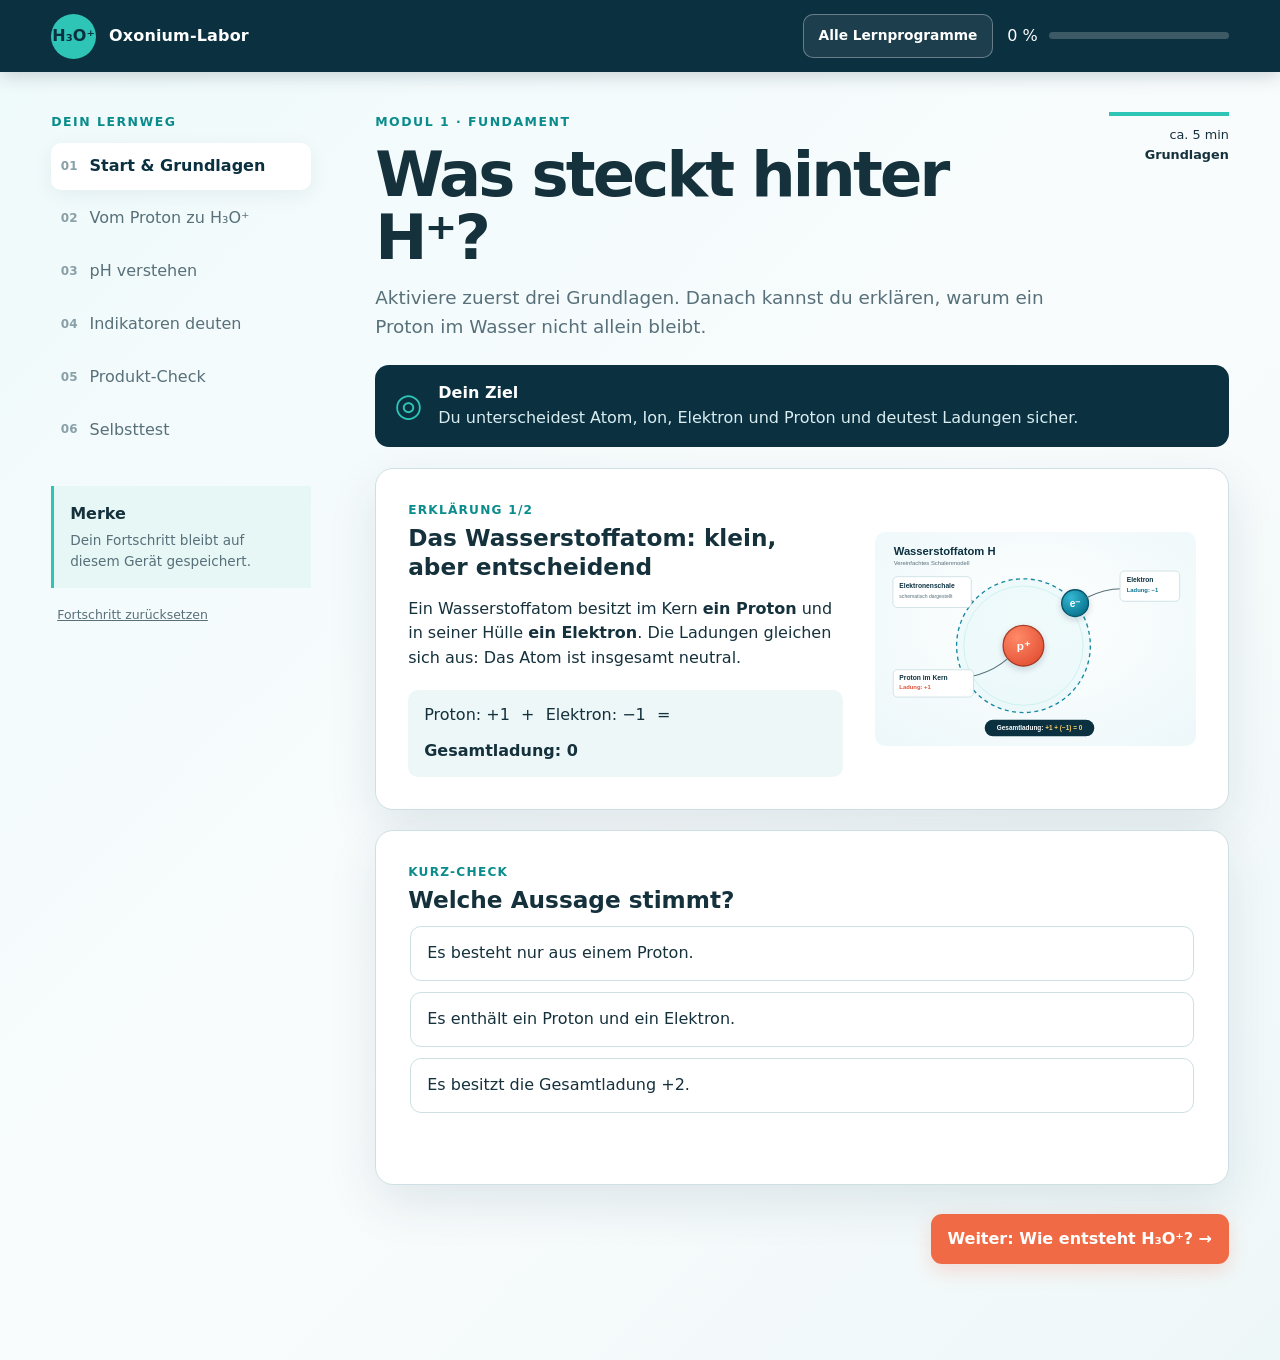
<file: oxonium-ph/index.html>
<!doctype html>
<html lang="de">
<head>
  <meta charset="utf-8">
  <meta name="viewport" content="width=device-width, initial-scale=1">
  <meta name="description" content="Interaktives Lernprogramm zu Oxonium-Ionen, pH-Wert und Indikatoren für die gymnasiale Oberstufe.">
  <meta name="theme-color" content="#0b3040">
  <link rel="icon" type="image/svg+xml" href="data:image/svg+xml,%3Csvg xmlns='http://www.w3.org/2000/svg' viewBox='0 0 32 32'%3E%3Ccircle cx='16' cy='16' r='14' fill='%230b3040'/%3E%3Ccircle cx='16' cy='17' r='6' fill='%232ec4b6'/%3E%3Ccircle cx='9' cy='9' r='3' fill='white'/%3E%3Ccircle cx='23' cy='9' r='3' fill='white'/%3E%3Ccircle cx='16' cy='27' r='3' fill='white'/%3E%3C/svg%3E">
  <title>Oxonium-Labor – Lernprogramm</title>
  <link rel="stylesheet" href="styles.css">
  <link rel="stylesheet" href="modules.css">
  <link rel="stylesheet" href="lab.css">
  <link rel="stylesheet" href="refinements.css">
  <link rel="stylesheet" href="../shared-nav.css">
</head>
<body>
  <a class="skip-link" href="#lerninhalt">Zum Lerninhalt</a>
  <header class="topbar">
    <div class="brand"><span class="brand-mark" aria-hidden="true">H₃O⁺</span><span>Oxonium-Labor</span></div>
    <div class="topbar-tools">
      <a class="hub-link" href="../index.html">Alle Lernprogramme</a>
      <div class="top-progress" aria-label="Gesamtfortschritt"><span id="progressText">0 %</span><span class="progress-track"><span id="progressBar"></span></span></div>
    </div>
  </header>

  <div class="app-shell">
    <aside class="sidebar" aria-label="Lernweg">
      <p class="eyebrow">Dein Lernweg</p>
      <nav id="moduleNav">
        <button class="nav-item active" data-target="start"><span>01</span>Start & Grundlagen</button>
        <button class="nav-item" data-target="oxonium"><span>02</span>Vom Proton zu H₃O⁺</button>
        <button class="nav-item" data-target="ph"><span>03</span>pH verstehen</button>
        <button class="nav-item" data-target="indikatoren"><span>04</span>Indikatoren deuten</button>
        <button class="nav-item" data-target="produkte"><span>05</span>Produkt-Check</button>
        <button class="nav-item" data-target="test"><span>06</span>Selbsttest</button>
      </nav>
      <div class="sidebar-note"><strong>Merke</strong><p>Dein Fortschritt bleibt auf diesem Gerät gespeichert.</p></div>
      <button class="reset-progress" id="resetProgress">Fortschritt zurücksetzen</button>
    </aside>

    <main id="lerninhalt" tabindex="-1">
      <section class="module active" id="start" data-module="start">
        <div class="module-head">
          <div><p class="eyebrow">Modul 1 · Fundament</p><h1>Was steckt hinter H⁺?</h1><p class="lead">Aktiviere zuerst drei Grundlagen. Danach kannst du erklären, warum ein Proton im Wasser nicht allein bleibt.</p></div>
          <div class="module-badge"><span>ca. 5 min</span><strong>Grundlagen</strong></div>
        </div>
        <div class="goal"><span aria-hidden="true">◎</span><div><strong>Dein Ziel</strong><p>Du unterscheidest Atom, Ion, Elektron und Proton und deutest Ladungen sicher.</p></div></div>

        <article class="card atom-card">
          <div>
            <p class="step-label">Erklärung 1/2</p>
            <h2>Das Wasserstoffatom: klein, aber entscheidend</h2>
            <p>Ein Wasserstoffatom besitzt im Kern <strong>ein Proton</strong> und in seiner Hülle <strong>ein Elektron</strong>. Die Ladungen gleichen sich aus: Das Atom ist insgesamt neutral.</p>
            <div class="equation-strip"><span>Proton: +1</span><span>+</span><span>Elektron: −1</span><span>=</span><strong>Gesamtladung: 0</strong></div>
          </div>
          <img class="atom-image" src="assets/wasserstoffatom-schema.svg" alt="Beschriftetes Schalenmodell eines Wasserstoffatoms: ein Proton im Kern und ein Elektron in der Schale; Gesamtladung null.">
        </article>

        <article class="card practice-card">
          <p class="step-label">Kurz-Check</p><h2>Welche Aussage stimmt?</h2>
          <fieldset class="choice-group" data-question="basics">
            <legend class="sr-only">Wähle die richtige Aussage über ein neutrales Wasserstoffatom.</legend>
            <button class="choice" data-correct="false">Es besteht nur aus einem Proton.</button>
            <button class="choice" data-correct="true">Es enthält ein Proton und ein Elektron.</button>
            <button class="choice" data-correct="false">Es besitzt die Gesamtladung +2.</button>
          </fieldset>
          <div class="feedback" aria-live="polite"></div>
        </article>
        <button class="primary next-module" data-next="oxonium">Weiter: Wie entsteht H₃O⁺? <span aria-hidden="true">→</span></button>
      </section>

      <section class="module" id="oxonium" data-module="oxonium" hidden>
        <div class="module-head"><div><p class="eyebrow">Modul 2 · Teilchenebene</p><h1>Vom Proton zum Oxonium-Ion</h1><p class="lead">Verfolge die Protonenübertragung in vier Schritten: vom neutralen Wasserstoffatom über HCl bis zum Oxonium-Ion.</p></div><div class="module-badge"><span>ca. 12 min</span><strong>Interaktiv</strong></div></div>

        <div class="lab-stepper" aria-label="Fortschritt im Teilchenmodell">
          <button class="lab-step-dot active" data-lab-step="1" aria-current="step"><span>1</span><small>H → H⁺</small></button>
          <button class="lab-step-dot" data-lab-step="2" disabled><span>2</span><small>H⁺ + H₂O</small></button>
          <button class="lab-step-dot" data-lab-step="3" disabled><span>3</span><small>HCl</small></button>
          <button class="lab-step-dot" data-lab-step="4" disabled><span>4</span><small>Gesamtgleichung</small></button>
        </div>

        <div class="lab-stage card" id="guidedLab">
          <section class="lab-panel active" data-panel="1">
            <div class="lab-copy"><p class="step-label">Schritt 1 von 4</p><h2>Vom Wasserstoffatom zum Wasserstoffion</h2><p>Ziehe das Elektron aus der Atomhülle in die Ablage. Am Smartphone kannst du zuerst das Elektron und danach die Ablage antippen.</p></div>
            <div class="drag-workspace single-atom-stage">
              <div class="interactive-atom" id="step1Atom" aria-label="Wasserstoffatom mit einem Proton und einem Elektron">
                <span class="atom-orbit" aria-hidden="true"></span>
                <span class="atom-proton">p⁺</span>
                <button class="draggable-particle atom-electron" id="labElectron" draggable="true" aria-label="Elektron aus der Schale ziehen">e⁻</button>
                <strong class="model-name" id="hydrogenLabel">Wasserstoffatom H</strong>
              </div>
              <div class="drop-zone electron-drop" id="electronDrop" role="button" tabindex="0" aria-label="Ablage für das Elektron">
                <span class="drop-icon" aria-hidden="true">⇩</span>
                <strong>Elektron hier ablegen</strong>
                <small>außerhalb der Atomhülle</small>
              </div>
            </div>
            <div class="process-equation" aria-label="Reaktionsschema"><span>H</span><span>→</span><strong>H⁺</strong><span>+</span><strong>e⁻</strong></div>
            <div class="explanation-box" id="step1Explanation" hidden aria-live="polite"><strong>Was ist geschehen?</strong><p>Aus dem neutralen H-Atom wurde durch Entfernung eines Elektrons ein positiv geladenes Wasserstoffion H⁺. Da dieses Ion nur aus einem einzigen Proton besteht, wird es meistens einfach „Proton“ genannt.</p></div>
            <div class="lab-navigation"><span></span><button class="primary lab-next" id="toLabStep2" disabled>Weiter zu Schritt 2 <span aria-hidden="true">→</span></button></div>
          </section>

          <section class="lab-panel" data-panel="2" hidden>
            <div class="lab-copy"><p class="step-label">Schritt 2 von 4</p><h2>Das Proton wird auf Wasser übertragen</h2><p>Ein einzelnes Wasserstoffion liegt nicht frei in einer wässrigen Lösung vor. Ziehe H⁺ deshalb auf das Wassermolekül.</p></div>
            <div class="drag-workspace proton-transfer-stage">
              <div class="ion-source">
                <button class="draggable-particle proton-chip" id="labProton" draggable="true" aria-label="Wasserstoffion auf das Wassermolekül ziehen">H⁺</button>
                <strong>Wasserstoffion</strong><small>ein Proton</small>
              </div>
              <span class="movement-arrow" aria-hidden="true">→</span>
              <div class="water-drop-zone" id="waterDrop" role="button" tabindex="0" aria-label="Wassermolekül als Ziel für das Wasserstoffion">
                <div class="molecule-water" id="step2Water" aria-hidden="true">
                  <span class="water-bond bond-left"></span><span class="water-bond bond-right"></span><span class="water-bond bond-bottom"></span>
                  <span class="water-oxygen">O</span><span class="water-h h-left">H</span><span class="water-h h-right">H</span><span class="water-h h-bottom">H</span><span class="molecule-charge">+</span>
                </div>
                <strong class="model-name" id="waterLabel">Wassermolekül H₂O</strong>
                <small class="drop-hint">H⁺ hierher ziehen</small>
              </div>
            </div>
            <div class="process-equation"><span>H⁺</span><span>+</span><span>H₂O</span><span>→</span><strong>H₃O⁺</strong></div>
            <div class="explanation-box" id="step2Explanation" hidden aria-live="polite"><strong>Oxonium-Ion entstanden</strong><p>Das neutrale Wassermolekül hat ein Wasserstoffion aufgenommen. Dadurch ist das positiv geladene Oxonium-Ion H₃O⁺ entstanden.</p></div>
            <div class="lab-navigation"><button class="secondary lab-back" data-go-step="1">← Zurück</button><button class="primary lab-next" id="toLabStep3" disabled>Weiter zu Schritt 3 <span aria-hidden="true">→</span></button></div>
          </section>

          <section class="lab-panel" data-panel="3" hidden>
            <div class="lab-copy"><p class="step-label">Schritt 3 von 4</p><h2>Woher stammt das übertragene Proton?</h2><p>Ein einzelnes Wasserstoffatom kommt unter natürlichen Bedingungen auf der Erde praktisch nicht alleinstehend vor. In Chlorwasserstoff ist es an ein Chloratom gebunden.</p></div>
            <div class="hcl-stage" id="hclStage">
              <div class="hcl-hydrogen">
                <span class="mini-orbit" aria-hidden="true"></span><span class="mini-proton">p⁺</span><span class="hcl-label">H</span>
              </div>
              <div class="bond-pair" aria-label="Zwei bindende Elektronen"><span class="bond-electron from-h">e⁻</span><span class="bond-electron from-cl">e⁻</span><small>bindendes Elektronenpaar</small></div>
              <div class="chlorine-atom">
                <span class="cl-shell shell-one" aria-hidden="true"></span><span class="cl-shell shell-two" aria-hidden="true"></span><span class="cl-shell shell-three" aria-hidden="true"></span>
                <span class="cl-nucleus">17 p⁺</span><span class="cl-electron-count">Atomhülle: 17 e⁻</span><span class="hcl-label">Cl</span>
              </div>
            </div>
            <div class="bond-explanation"><p>Wenn zwei Atome eine Bindung eingehen, wird diese durch zwei Elektronen zwischen ihnen gebildet – eines von jedem Bindungspartner.</p><p>Bei der gedachten Bindungstrennung gibt das Wasserstoffatom sein einziges, in der Bindung befindliches Elektron ab. Dieses verbleibt beim Chloratom.</p></div>
            <button class="secondary split-button" id="splitHcl">Bindung gedanklich trennen</button>
            <div class="process-equation hcl-equation" id="hclEquation"><span>HCl</span><span>→</span><strong>H⁺</strong><span>+</span><strong>Cl⁻</strong></div>
            <div class="explanation-box" id="step3Explanation" hidden aria-live="polite"><strong>H⁺ und Cl⁻</strong><p>Das Wasserstoffteilchen besitzt nun kein Elektron mehr und ist H⁺. Das Chlorid-Ion hat das Bindungselektron übernommen, besitzt damit 18 Elektronen bei 17 Protonen und trägt die Ladung −1.</p></div>
            <div class="lab-navigation"><button class="secondary lab-back" data-go-step="2">← Zurück</button><button class="primary lab-next" id="toLabStep4" disabled>Gesamtgleichung zeigen <span aria-hidden="true">→</span></button></div>
          </section>

          <section class="lab-panel" data-panel="4" hidden>
            <div class="lab-copy"><p class="step-label">Schritt 4 von 4</p><h2>Alle Teilchen in einer Gleichung</h2><p>In Wasser laufen Protonenabgabe und Protonenaufnahme zusammen ab. Das Proton schwimmt nicht erst frei herum, sondern wird direkt von HCl auf H₂O übertragen.</p></div>
            <div class="overall-reaction" aria-label="Gesamtgleichung der Reaktion von Chlorwasserstoff mit Wasser mit Teilchenmodellen">
              <div class="reaction-pair">
                <div class="reaction-species"><div class="species-graphic species-hcl" aria-hidden="true"><span class="species-atom species-h">H</span><span class="species-electrons"><i>e⁻</i><i>e⁻</i></span><span class="species-atom species-cl">Cl</span></div><span class="formula-card acid-card">HCl</span></div>
                <span class="reaction-plus">+</span>
                <div class="reaction-species"><div class="species-graphic species-water" aria-hidden="true"><span class="species-line line-left"></span><span class="species-line line-right"></span><span class="species-atom species-o">O</span><span class="species-atom species-water-h water-h-left">H</span><span class="species-atom species-water-h water-h-right">H</span></div><span class="formula-card water-card">H₂O</span></div>
              </div>
              <span class="reaction-arrow" aria-hidden="true">→</span>
              <div class="reaction-pair">
                <div class="reaction-species"><div class="species-graphic species-oxonium" aria-hidden="true"><span class="species-line line-left"></span><span class="species-line line-right"></span><span class="species-line line-bottom"></span><span class="species-atom species-o">O</span><span class="species-atom species-water-h water-h-left">H</span><span class="species-atom species-water-h water-h-right">H</span><span class="species-atom species-water-h water-h-bottom">H</span><span class="species-positive">+</span></div><span class="formula-card oxonium-card">H₃O⁺</span></div>
                <span class="reaction-plus">+</span>
                <div class="reaction-species"><div class="species-graphic species-chloride" aria-hidden="true"><span class="species-atom species-cl chloride">Cl</span><span class="species-negative">−</span></div><span class="formula-card chloride-card">Cl⁻</span></div>
              </div>
            </div>
            <div class="final-conclusion"><strong>Protonenübertragung</strong><p>Chlorwasserstoff gibt ein Proton ab. Wasser nimmt das Proton auf und wird zum Oxonium-Ion; zurück bleibt ein Chlorid-Ion.</p></div>
            <div class="lab-navigation"><button class="secondary lab-back" data-go-step="3">← Zurück</button><button class="secondary" id="resetLab">Teilchenmodell neu starten</button></div>
          </section>
        </div>
        <button class="primary next-module" data-next="ph">Weiter: pH verstehen <span aria-hidden="true">→</span></button>
      </section>

      <section class="module" id="ph" data-module="ph" hidden>
        <div class="module-head"><div><p class="eyebrow">Modul 3 · Zusammenhänge</p><h1>pH verstehen statt auswendig lernen</h1><p class="lead">Der pH-Wert beschreibt den sauren oder basischen Zustand einer wässrigen Lösung. Entscheidend ist die Konzentration der Oxonium-Ionen.</p></div><div class="module-badge"><span>ca. 8 min</span><strong>pH-Skala</strong></div></div>
        <div class="goal"><span aria-hidden="true">◎</span><div><strong>Dein Ziel</strong><p>Du ordnest pH-Werte ein und verknüpfst sie mit der Oxonium-Ionen-Konzentration.</p></div></div>
        <article class="card rule-card"><p class="step-label">Kernregel für verdünnte wässrige Lösungen</p><div class="inverse-rule"><div><span class="trend up" aria-hidden="true">↑</span><strong>mehr H₃O⁺</strong></div><div class="rule-arrow">führt zu</div><div><span class="trend down" aria-hidden="true">↓</span><strong>kleinerem pH</strong></div></div><p>Umgekehrt gilt: Je weniger Oxonium-Ionen vorhanden sind, desto größer ist der pH-Wert. <strong>„Kleiner pH“ bedeutet also <u>nicht</u> „wenig sauer“.</strong></p></article>
        <article class="card scale-card"><p class="step-label">Begehbare Skala</p><h2>Wähle einen pH-Wert</h2><div class="ph-scale" id="phScale" role="group" aria-label="pH-Werte von 0 bis 14"></div><div class="scale-labels" aria-hidden="true"><span>sauer</span><span>neutral</span><span>basisch</span></div><div class="ph-readout"><div class="ph-number"><span>pH</span><strong id="phValue">7</strong></div><div><h3 id="phCategory">neutral</h3><p id="phMeaning">Der Neutralpunkt liegt bei pH 7.</p></div></div><p class="fine-print">Häufig betrachtet man Werte von 0 bis 14; bei geeigneten Lösungen sind auch Werte darunter oder darüber möglich.</p></article>
        <article class="card magnifier-card"><div><p class="step-label">Q1-Plus · Zehnerpotenzen</p><h2>Eine pH-Stufe ist ein Faktor 10</h2><p>Im derzeit verwendeten Modell gilt: Sinkt der pH-Wert um 1, ist die Oxonium-Ionen-Konzentration etwa zehnmal so groß.</p><p class="model-note">Modellhafter Vergleich: gleich große Lösungsvolumina; jedes H₃O⁺-Symbol steht für einen gleichen relativen Anteil.</p></div><div class="concentration-comparison" aria-label="pH 3 besitzt modellhaft die zehnfache Oxonium-Ionen-Konzentration von pH 4"><div class="concentration-card"><strong>pH 4</strong><div class="h3o-grid one"><span>H₃O⁺</span></div><small>1 relativer Anteil</small></div><div class="factor-ten"><span>× 10</span><small>H₃O⁺-Konzentration</small></div><div class="concentration-card emphasized"><strong>pH 3</strong><div class="h3o-grid ten" aria-hidden="true"><span>H₃O⁺</span><span>H₃O⁺</span><span>H₃O⁺</span><span>H₃O⁺</span><span>H₃O⁺</span><span>H₃O⁺</span><span>H₃O⁺</span><span>H₃O⁺</span><span>H₃O⁺</span><span>H₃O⁺</span></div><small>10 relative Anteile</small></div></div></article>
        <article class="card practice-card"><p class="step-label">Vergleichen</p><h2>Lösung X hat pH 2, Lösung Y pH 5. Was stimmt?</h2><fieldset class="choice-group graded-single" data-module-complete="ph"><legend class="sr-only">Vergleich zweier pH-Werte</legend><button class="choice" data-correct="false">Y enthält mehr Oxonium-Ionen als X.</button><button class="choice" data-correct="true">X enthält unter den betrachteten Bedingungen etwa 1000-mal so viele Oxonium-Ionen wie Y.</button><button class="choice" data-correct="false">X und Y unterscheiden sich nur um den Faktor 3.</button></fieldset><div class="feedback" aria-live="polite"></div></article>
        <article class="card limits-card"><p class="step-label">Grenzen der Aussage</p><h2>Was der pH-Wert sagt – und was nicht</h2><div class="two-column"><div><h3>Das kannst du ableiten</h3><ul class="check-list"><li>sauer, neutral oder basisch</li><li>Vergleich des sauren/basischen Zustands</li><li>Hinweis auf H₃O⁺-Konzentration</li></ul></div><div><h3>Das folgt nicht automatisch</h3><ul class="cross-list"><li>welche Säure enthalten ist</li><li>wie „stark“ die Säure als Stoff ist</li><li>ob die Lösung ungefährlich ist</li></ul></div></div></article>
        <button class="primary next-module" data-next="indikatoren">Weiter: Indikatoren <span aria-hidden="true">→</span></button>
      </section>

      <section class="module" id="indikatoren" data-module="indikatoren" hidden>
        <div class="module-head"><div><p class="eyebrow">Modul 4 · Beobachten</p><h1>Farben sind Hinweise, keine Beweise</h1><p class="lead">Indikatoren ändern ihre Farbe abhängig vom pH-Bereich. Die gleiche Farbe kann bei verschiedenen Indikatoren etwas anderes bedeuten.</p></div><div class="module-badge"><span>ca. 7 min</span><strong>Simulator</strong></div></div>
        <div class="goal"><span aria-hidden="true">◎</span><div><strong>Dein Ziel</strong><p>Du deutest Indikatorfarben nur mithilfe der passenden Farbskala und gibst pH-Bereiche statt Scheingenauigkeit an.</p></div></div>
        <article class="card indicator-lab"><div class="indicator-controls"><div><p class="step-label">Indikator-Labor</p><h2>Vergleiche zwei Farbskalen</h2><label for="indicatorSelect">Indikator</label><select id="indicatorSelect"><option value="universal">Universalindikator</option><option value="cabbage">Rotkohlsaft</option></select><label for="indicatorPh">pH-Wert: <strong id="indicatorPhLabel">7</strong></label><input type="range" id="indicatorPh" min="0" max="14" value="7" step="1"><p class="fine-print" id="indicatorNote">Universalindikator: grobe pH-Abschätzung durch mehrere Farbstoffe.</p></div><div class="beaker-wrap"><svg viewBox="0 0 260 260" class="beaker" role="img" aria-labelledby="beakerTitle"><title id="beakerTitle">Becherglas mit Indikatorlösung</title><path d="M58 30 H202 M79 30 V78 L48 220 Q46 235 62 238 H198 Q214 235 212 220 L181 78 V30" class="beaker-outline"/><path id="beakerLiquid" d="M63 153 H197 L212 220 Q214 235 198 238 H62 Q46 235 48 220 Z"/><path d="M63 153 Q130 143 197 153" class="liquid-line"/><text x="130" y="197" text-anchor="middle" id="liquidLabel">violett</text></svg><div class="result-pill">Beobachtung: <strong id="indicatorColorName">violett</strong></div></div></article>
        <article class="card compare-scales"><p class="step-label">Direkter Vergleich</p><h2>Jeder Indikator hat seine eigene Skala</h2><div class="scale-row"><span>Universalindikator</span><div class="gradient universal-gradient"></div><small>rot → gelb → grün → blau → violett</small></div><div class="scale-row"><span>Rotkohlsaft</span><div class="gradient cabbage-gradient"></div><small>rot → pink → violett → blau → grün</small></div></article>
        <article class="card practice-card"><p class="step-label">Urteil begründen</p><h2>„Die Lösung ist grün, also ist sie neutral.“</h2><p>Welche Bewertung ist fachlich angemessen?</p><fieldset class="choice-group graded-single" data-module-complete="indikatoren"><legend class="sr-only">Bewertung einer grünen Indikatorfarbe</legend><button class="choice" data-correct="false">Richtig. Grün bedeutet bei jedem Indikator immer pH 7.</button><button class="choice" data-correct="true">Nicht sicher beurteilbar. Man muss Indikator und Farbskala kennen; außerdem liefert die Farbe meist nur einen Bereich.</button><button class="choice" data-correct="false">Falsch. Grüne Lösungen sind grundsätzlich stark basisch.</button></fieldset><div class="feedback" aria-live="polite"></div></article>
        <aside class="caution"><strong>Warum nur ein Bereich?</strong><span>Beleuchtung, Farbwahrnehmung, Eigenfarbe und Konzentration der Probe beeinflussen das Ergebnis.</span></aside>
        <button class="primary next-module" data-next="produkte">Weiter: Produkte prüfen <span aria-hidden="true">→</span></button>
      </section>

      <section class="module" id="produkte" data-module="produkte" hidden>
        <div class="module-head"><div><p class="eyebrow">Modul 5 · Anwenden</p><h1>Vier Produkte, fünf Behauptungen</h1><p class="lead">Nutze pH-Wert, Inhaltsangabe und Gefahrhinweis gemeinsam. Eine einzelne Angabe reicht oft nicht.</p></div><div class="module-badge"><span>ca. 10 min</span><strong>Transfer</strong></div></div>
        <div class="product-grid" aria-label="Produktkarten">
          <article class="product-card acidic"><span class="product-letter">A</span><p>Kalklöser-Konzentrat</p><strong>pH 0,7</strong><small>konzentrierte saure Formulierung</small><span class="hazard danger">Gefahr · ätzend</span></article>
          <article class="product-card acidic-soft"><span class="product-letter">B</span><p>Zitronensaft</p><strong>pH 2,3</strong><small>enthält Citronensäure</small><span class="hazard safe">kein GHS-Symbol</span></article>
          <article class="product-card basic"><span class="product-letter">C</span><p>Backofenreiniger</p><strong>pH 13,5</strong><small>stark alkalisch, enthält NaOH</small><span class="hazard danger">Gefahr · ätzend</span></article>
          <article class="product-card neutralish"><span class="product-letter">D</span><p>Handspülmittel</p><strong>pH 7,2</strong><small>Tensidgemisch</small><span class="hazard warning">Achtung · augenreizend</span></article>
        </div>
        <article class="card verdict-card"><p class="step-label">Arbeitsblatt-Training</p><h2>Zulässig oder nicht zulässig?</h2><p class="fine-print">Entscheide für jede Aussage. Falsche Entscheidungen kannst du direkt verbessern.</p><div id="claimList" class="claim-list"></div><div class="completion-note" id="productCompletion" aria-live="polite"></div></article>
        <article class="card takeaway"><div class="takeaway-icon" aria-hidden="true">!</div><div><h2>Gefahr lässt sich nicht am pH-Wert allein ablesen</h2><p>Extreme pH-Werte können auf eine ätzende Wirkung hinweisen. Für eine sichere Bewertung brauchst du aber zusätzlich Konzentration, Stoffeigenschaften, Menge, Expositionsweg und Kennzeichnung.</p></div></article>
        <button class="primary next-module" data-next="test">Zum Selbsttest <span aria-hidden="true">→</span></button>
      </section>

      <section class="module" id="test" data-module="test" hidden>
        <div class="module-head"><div><p class="eyebrow">Modul 6 · Selbsttest</p><h1>Zeig, was du verstanden hast</h1><p class="lead">Acht Fragen mischen Grundlagen, Teilchenmodell, pH-Regel, Indikatoren und Produktbewertung.</p></div><div class="module-badge"><span>ca. 8 min</span><strong>Abschluss</strong></div></div>
        <div class="test-dashboard"><div><span id="testCounter">Frage 1 von 8</span><div class="test-progress"><span id="testProgressBar"></span></div></div><div class="score-chip">Punkte <strong id="score">0</strong>/8</div></div>
        <article class="card test-card" id="testCard"><p class="step-label" id="testTopic">Grundlagen</p><h2 id="testQuestion">Bereit?</h2><div class="test-options" id="testOptions"></div><div class="feedback" id="testFeedback" aria-live="polite"></div><button class="primary" id="nextQuestion" hidden>Nächste Frage</button></article>
        <section class="test-result" id="testResult" hidden aria-live="polite"><div class="result-ring"><strong id="resultScore">0/8</strong><span>richtig</span></div><div><p class="eyebrow">Auswertung</p><h2 id="resultTitle">Geschafft!</h2><p id="resultText"></p><button class="secondary" id="restartTest">Test neu starten</button></div></section>
        <article class="card final-memory"><p class="step-label">Drei Sätze zum Mitnehmen</p><ol><li>H⁺ ist ein Proton; in Wasser wird es auf H₂O übertragen und es entsteht H₃O⁺.</li><li>Je größer die H₃O⁺-Konzentration, desto kleiner der pH-Wert.</li><li>pH und Indikatorfarbe helfen beim Einordnen, ersetzen aber keine vollständige Gefährdungsbeurteilung.</li></ol></article>
      </section>
    </main>
  </div>
  <script src="app.js"></script>
</body>
</html>
</file>
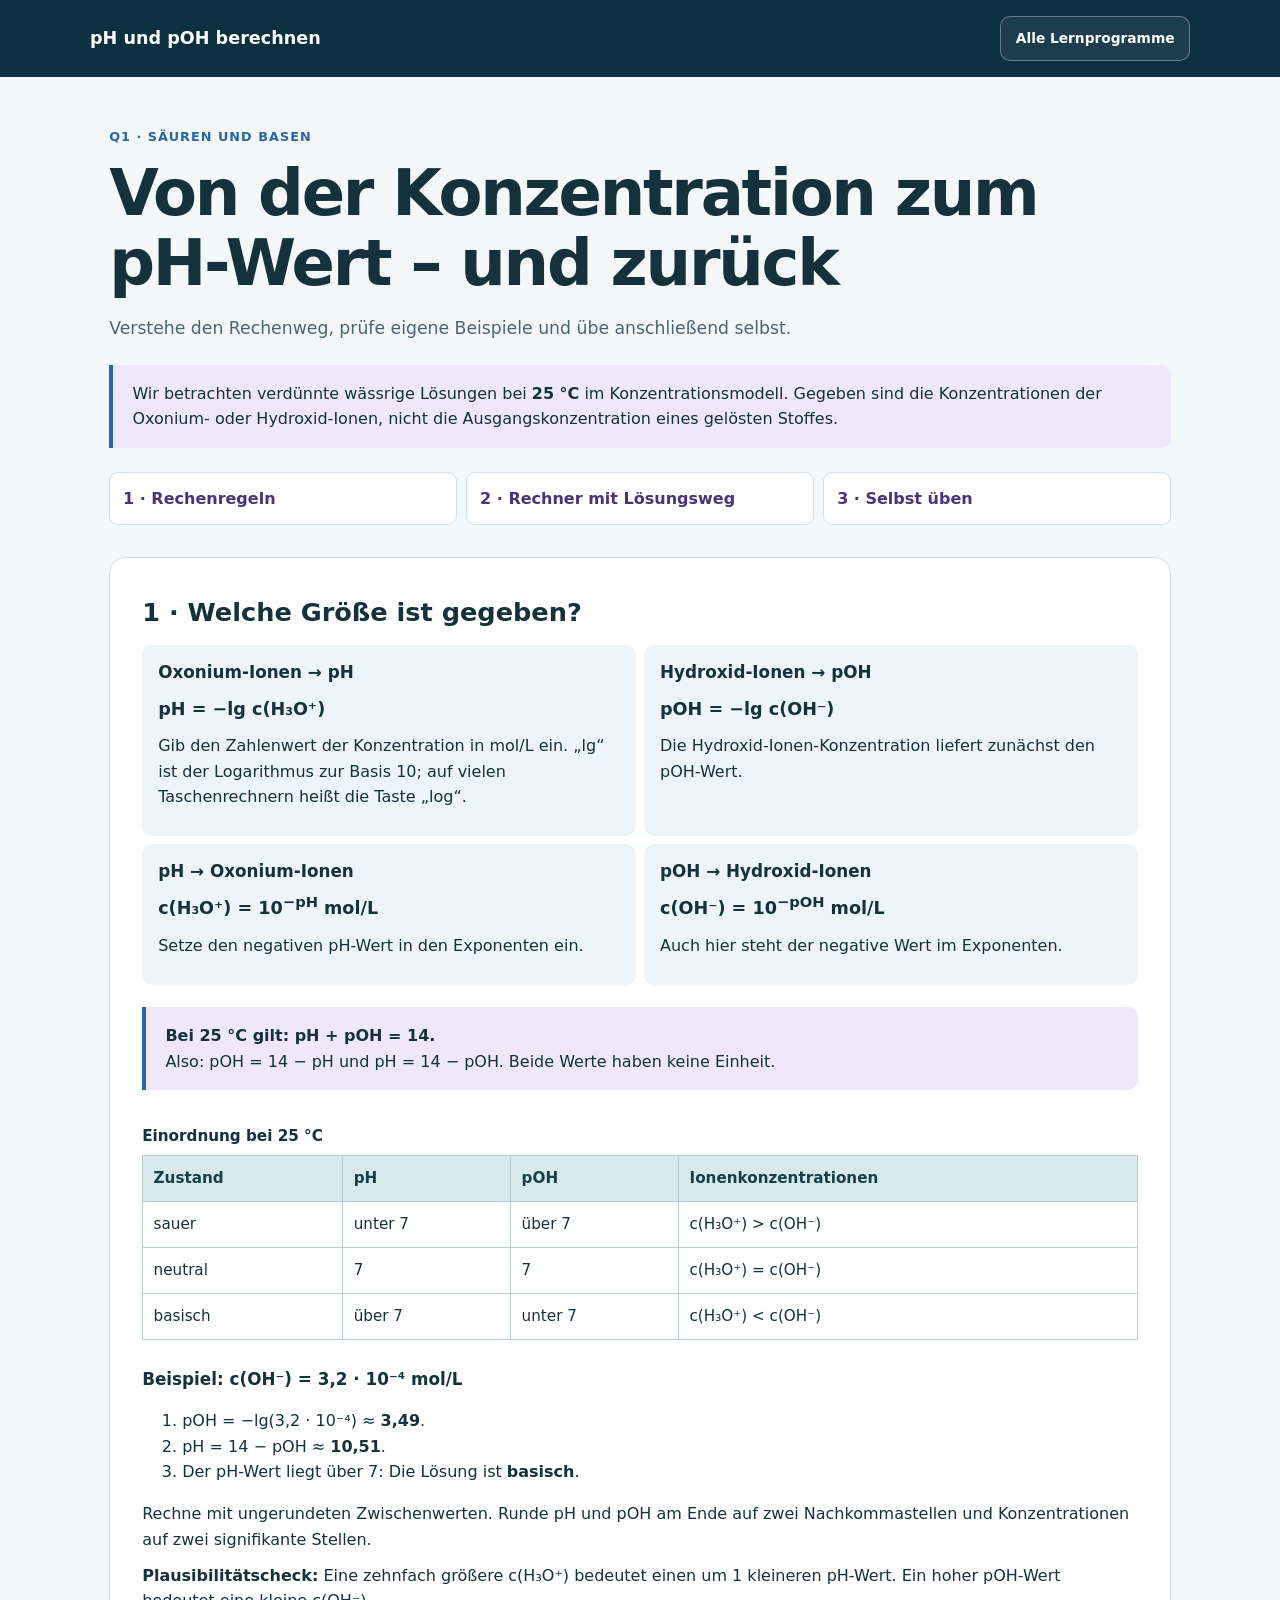
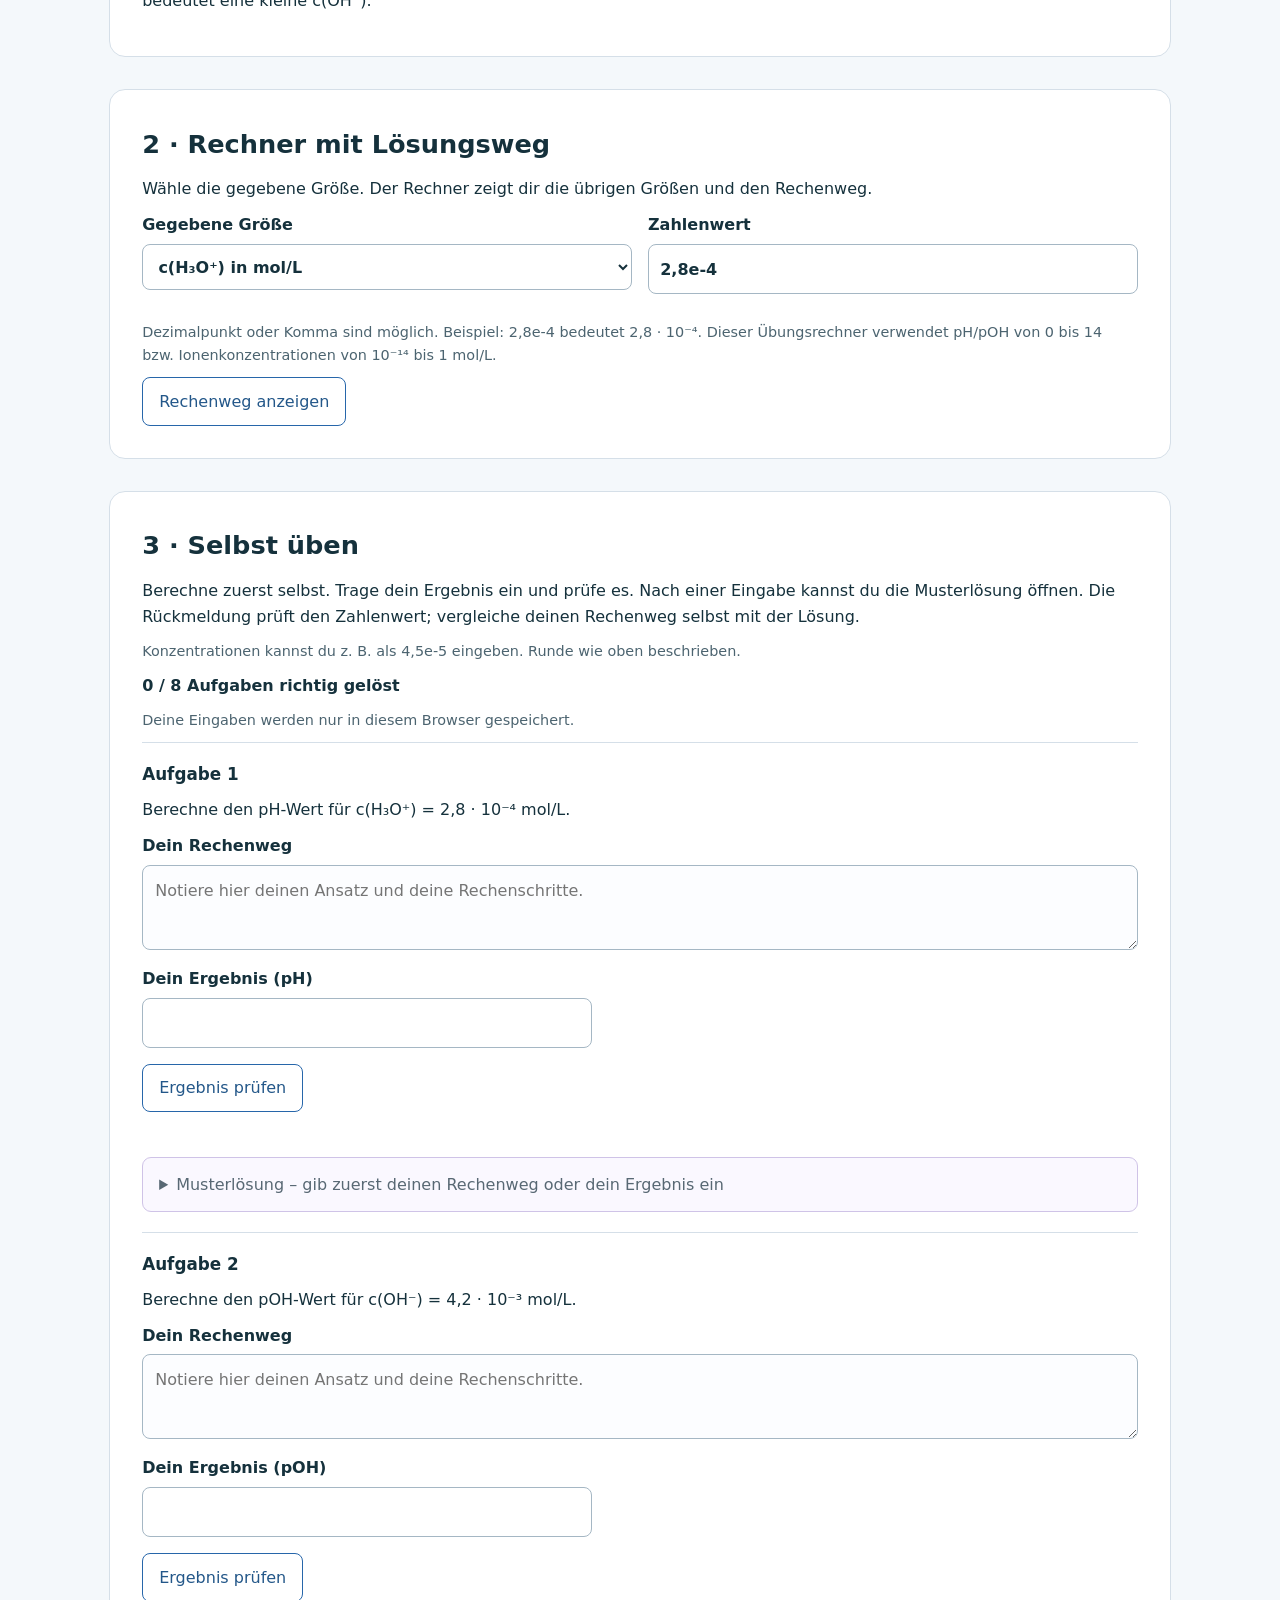
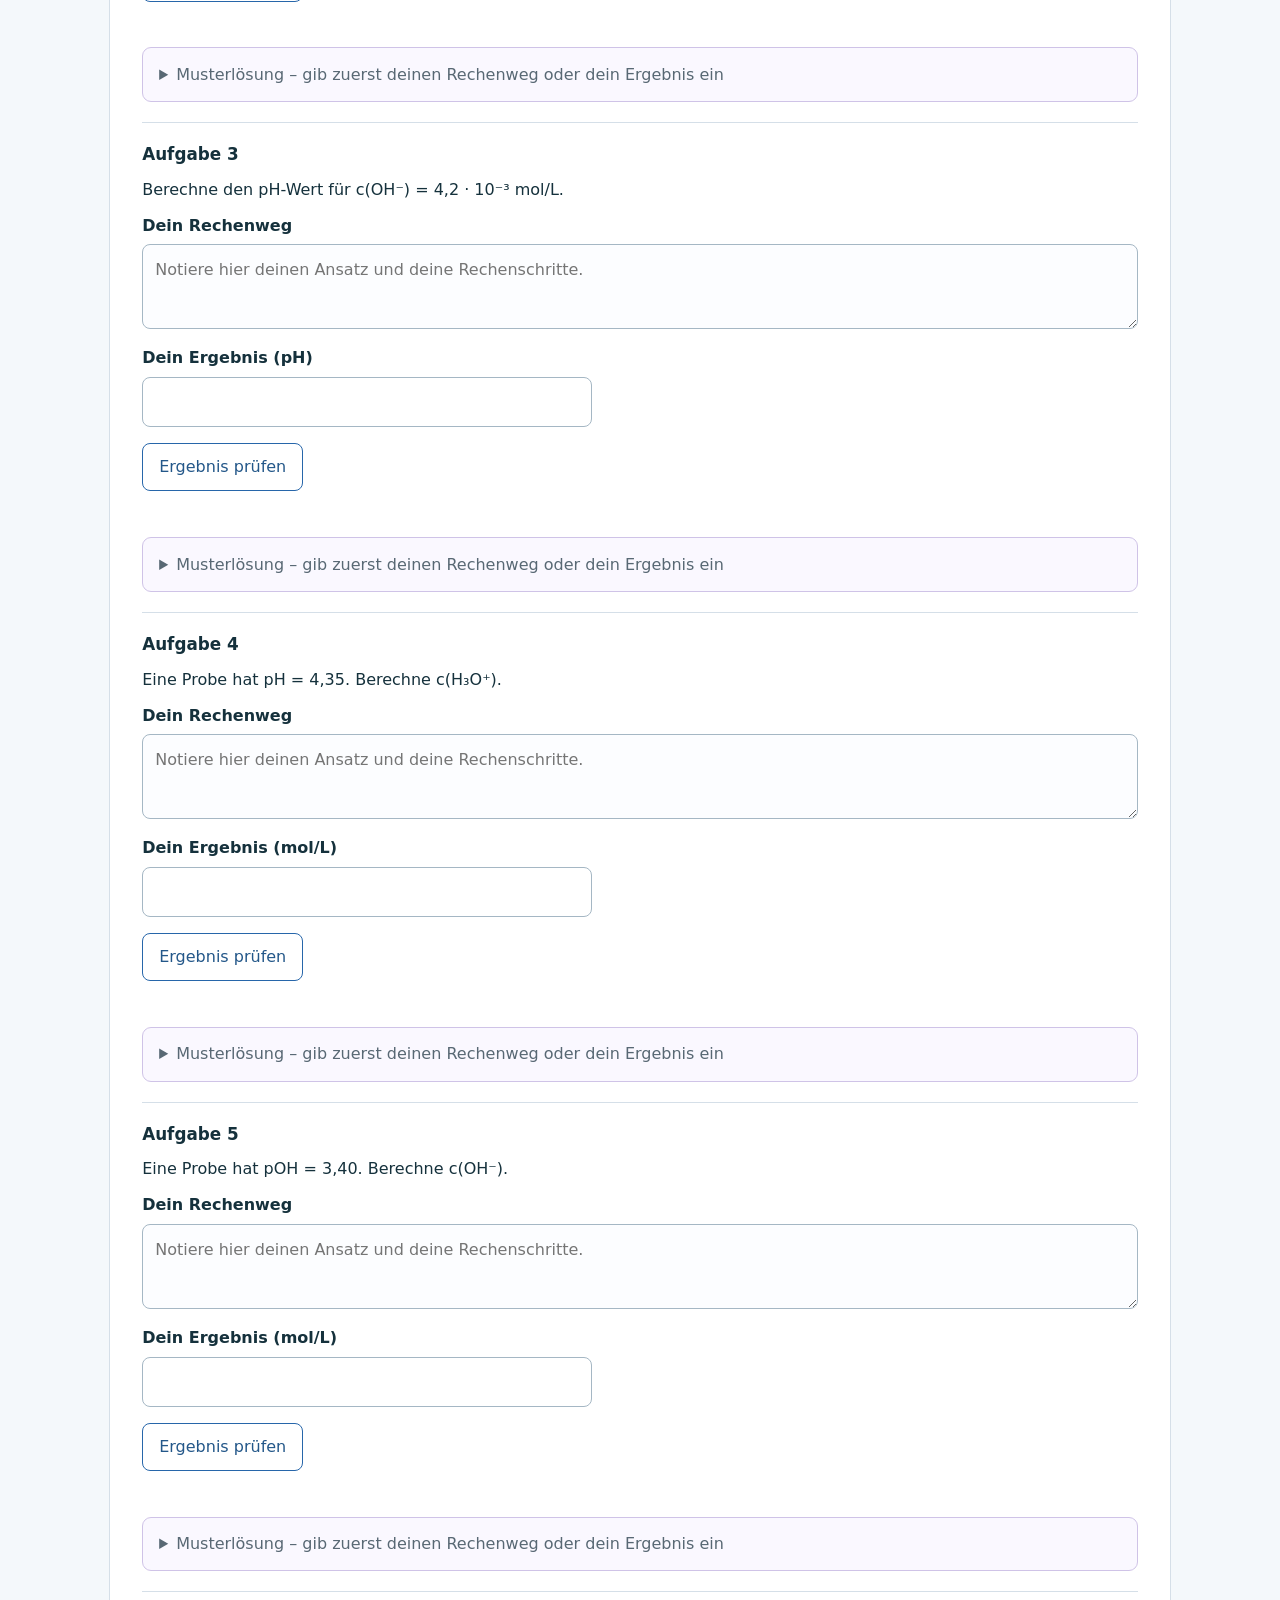
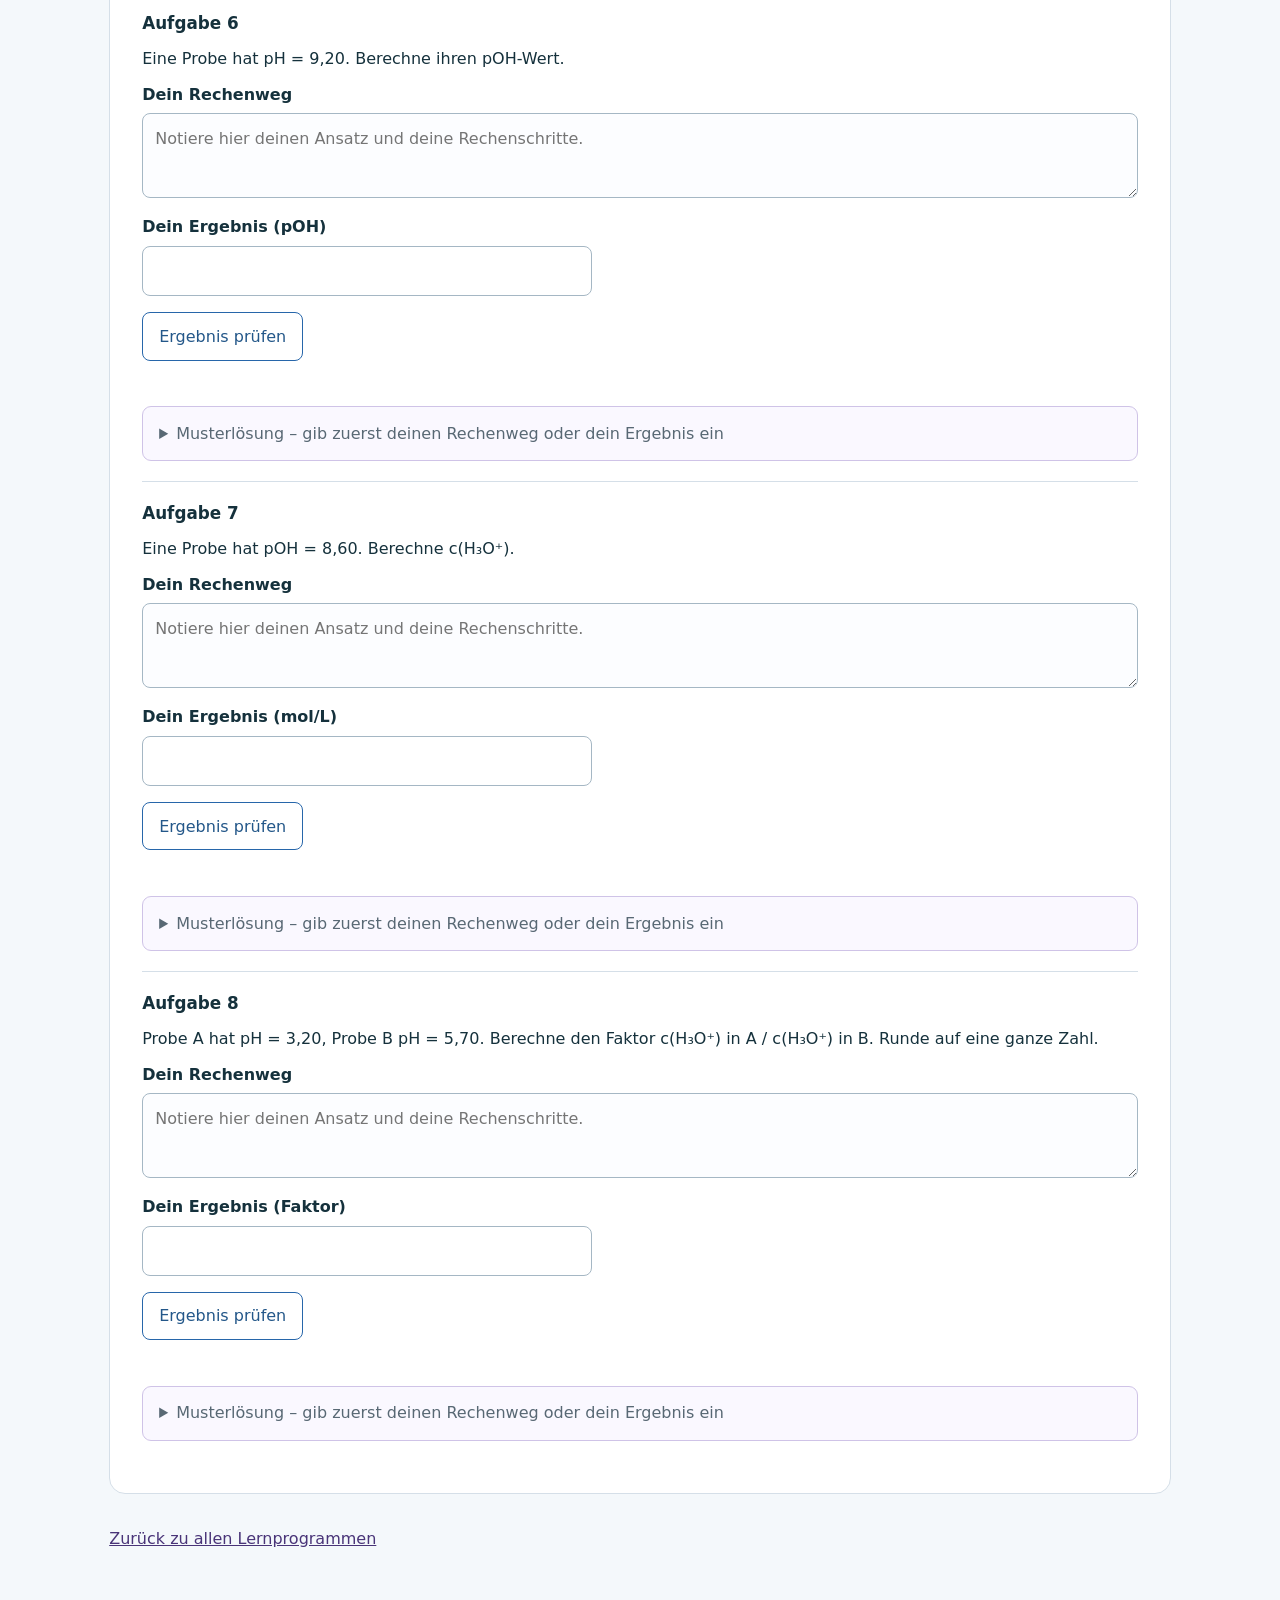
<file: ph-poh/index.html>
<!doctype html>
<html lang="de">
<head><meta charset="utf-8"><meta name="viewport" content="width=device-width, initial-scale=1"><title>pH- und pOH-Wert-Berechnung</title><link rel="stylesheet" href="styles.css"><script src="app.js" defer></script></head>
<body><a class="skip" href="#inhalt">Zum Inhalt</a><header class="topbar"><strong>pH und pOH berechnen</strong><a class="hub-link" href="../index.html">Alle Lernprogramme</a></header>
<main id="inhalt"><p class="eyebrow">Q1 · Säuren und Basen</p><h1>Von der Konzentration zum pH-Wert – und zurück</h1><p class="lead">Verstehe den Rechenweg, prüfe eigene Beispiele und übe anschließend selbst.</p>
<div class="hint">Wir betrachten verdünnte wässrige Lösungen bei <strong>25 °C</strong> im Konzentrationsmodell. Gegeben sind die Konzentrationen der Oxonium- oder Hydroxid-Ionen, nicht die Ausgangskonzentration eines gelösten Stoffes.</div>
<nav aria-label="Lernschritte"><a href="#regeln">1 · Rechenregeln</a><a href="#rechner">2 · Rechner mit Lösungsweg</a><a href="#uebungen">3 · Selbst üben</a></nav>
<section class="block" id="regeln"><h2>1 · Welche Größe ist gegeben?</h2>
<div class="formula-grid"><div><h3>Oxonium-Ionen → pH</h3><p class="equation">pH = −lg c(H₃O⁺)</p><p>Gib den Zahlenwert der Konzentration in mol/L ein. „lg“ ist der Logarithmus zur Basis 10; auf vielen Taschenrechnern heißt die Taste „log“.</p></div><div><h3>Hydroxid-Ionen → pOH</h3><p class="equation">pOH = −lg c(OH⁻)</p><p>Die Hydroxid-Ionen-Konzentration liefert zunächst den pOH-Wert.</p></div><div><h3>pH → Oxonium-Ionen</h3><p class="equation">c(H₃O⁺) = 10<sup>−pH</sup> mol/L</p><p>Setze den negativen pH-Wert in den Exponenten ein.</p></div><div><h3>pOH → Hydroxid-Ionen</h3><p class="equation">c(OH⁻) = 10<sup>−pOH</sup> mol/L</p><p>Auch hier steht der negative Wert im Exponenten.</p></div></div>
<p class="hint"><strong>Bei 25 °C gilt: pH + pOH = 14.</strong><br>Also: pOH = 14 − pH und pH = 14 − pOH. Beide Werte haben keine Einheit.</p>
<div class="table-wrap"><table><caption>Einordnung bei 25 °C</caption><thead><tr><th>Zustand</th><th>pH</th><th>pOH</th><th>Ionenkonzentrationen</th></tr></thead><tbody><tr><td>sauer</td><td>unter 7</td><td>über 7</td><td>c(H₃O⁺) &gt; c(OH⁻)</td></tr><tr><td>neutral</td><td>7</td><td>7</td><td>c(H₃O⁺) = c(OH⁻)</td></tr><tr><td>basisch</td><td>über 7</td><td>unter 7</td><td>c(H₃O⁺) &lt; c(OH⁻)</td></tr></tbody></table></div>
<h3>Beispiel: c(OH⁻) = 3,2 · 10⁻⁴ mol/L</h3><ol><li>pOH = −lg(3,2 · 10⁻⁴) ≈ <strong>3,49</strong>.</li><li>pH = 14 − pOH ≈ <strong>10,51</strong>.</li><li>Der pH-Wert liegt über 7: Die Lösung ist <strong>basisch</strong>.</li></ol>
<p>Rechne mit ungerundeten Zwischenwerten. Runde pH und pOH am Ende auf zwei Nachkommastellen und Konzentrationen auf zwei signifikante Stellen.</p><p><strong>Plausibilitätscheck:</strong> Eine zehnfach größere c(H₃O⁺) bedeutet einen um 1 kleineren pH-Wert. Ein hoher pOH-Wert bedeutet eine kleine c(OH⁻).</p></section>
<section class="block" id="rechner"><h2>2 · Rechner mit Lösungsweg</h2><p>Wähle die gegebene Größe. Der Rechner zeigt dir die übrigen Größen und den Rechenweg.</p>
<form id="calculator"><div class="entry-grid"><label>Gegebene Größe<select id="given"><option value="h">c(H₃O⁺) in mol/L</option><option value="oh">c(OH⁻) in mol/L</option><option value="ph">pH-Wert</option><option value="poh">pOH-Wert</option></select></label><label>Zahlenwert<input id="value" type="text" value="2,8e-4" aria-describedby="notation" required autocomplete="off"></label></div><p id="notation" class="small">Dezimalpunkt oder Komma sind möglich. Beispiel: 2,8e-4 bedeutet 2,8 · 10⁻⁴. Dieser Übungsrechner verwendet pH/pOH von 0 bis 14 bzw. Ionenkonzentrationen von 10⁻¹⁴ bis 1 mol/L.</p><button type="submit">Rechenweg anzeigen</button></form><div id="result" role="status" aria-live="polite"></div></section>
<section class="block" id="uebungen"><h2>3 · Selbst üben</h2><p>Berechne zuerst selbst. Trage dein Ergebnis ein und prüfe es. Nach einer Eingabe kannst du die Musterlösung öffnen. Die Rückmeldung prüft den Zahlenwert; vergleiche deinen Rechenweg selbst mit der Lösung.</p><p class="small">Konzentrationen kannst du z. B. als 4,5e-5 eingeben. Runde wie oben beschrieben.</p><p id="progress" role="status">0 / 8 Aufgaben richtig gelöst</p><p id="storage-status" class="small">Deine Eingaben werden nur in diesem Browser gespeichert.</p><div id="exercises"></div></section>
<noscript><p>Aktiviere JavaScript für den Rechner und die interaktiven Übungen. Die Rechenregeln und das Beispiel kannst du auch ohne JavaScript lesen.</p></noscript><p class="footer"><a href="../index.html">Zurück zu allen Lernprogrammen</a></p></main></body></html>
</file>
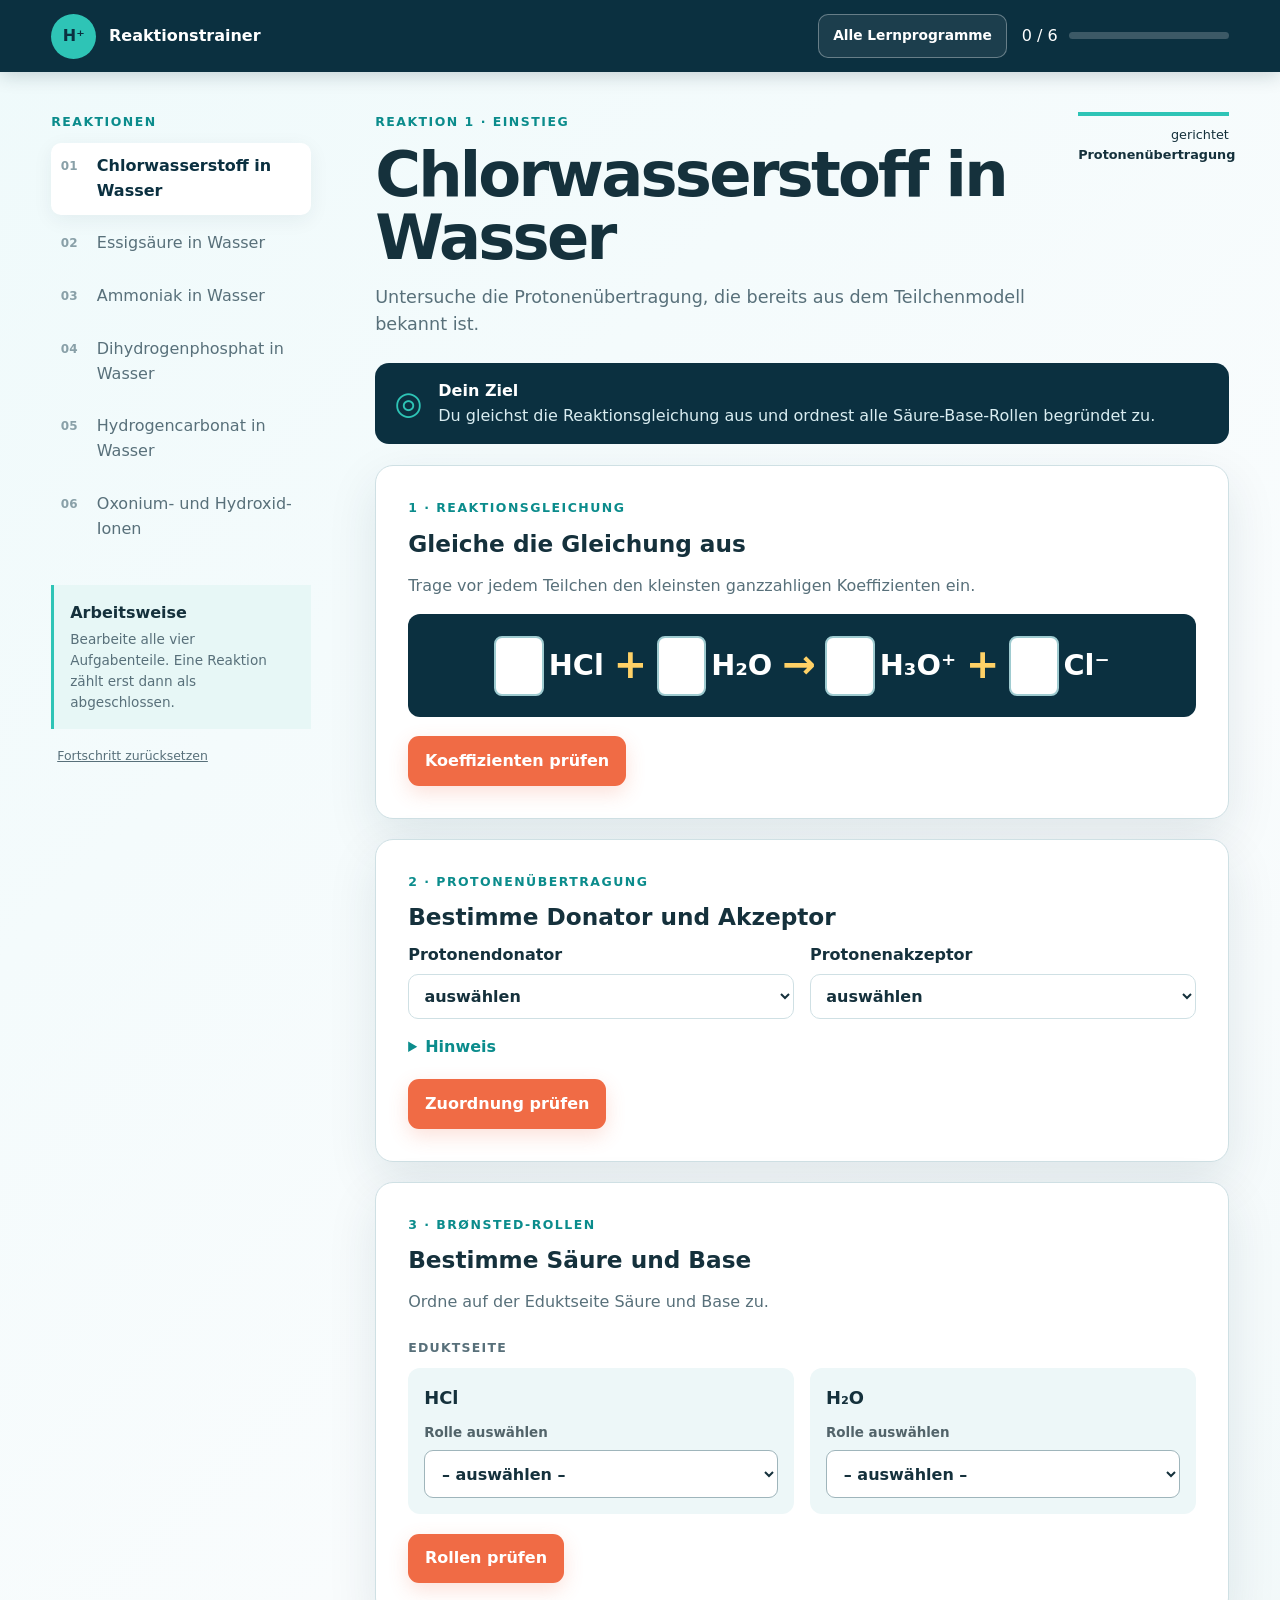
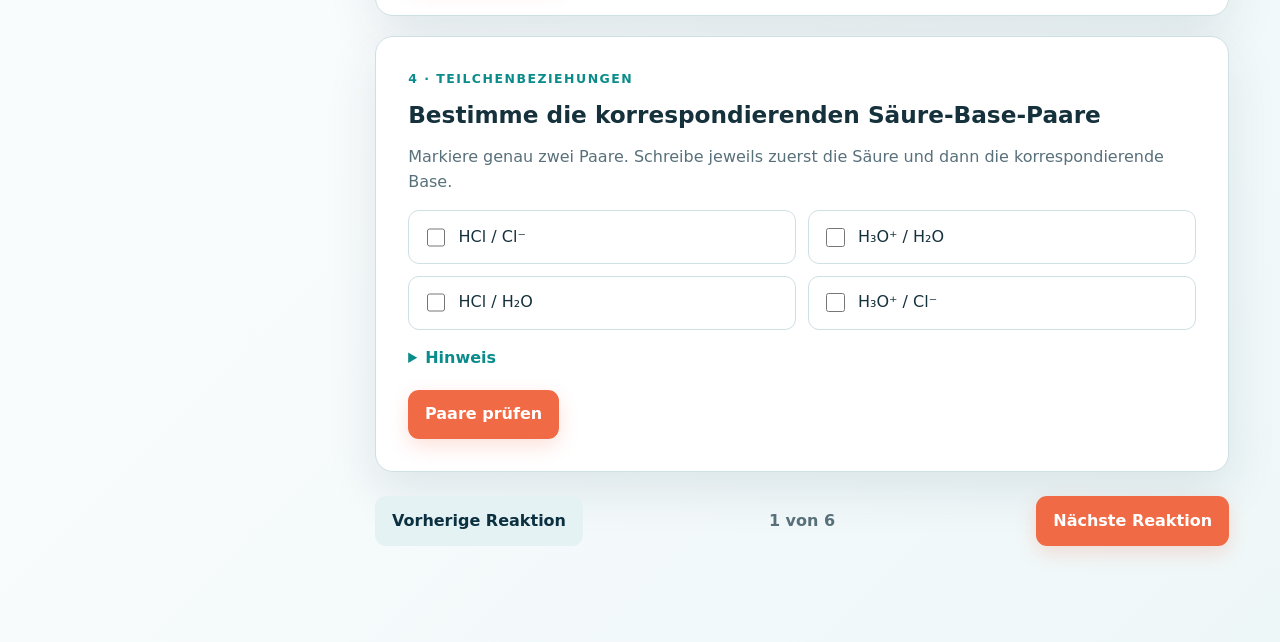
<file: reaktionstrainer/index.html>
<!doctype html>
<html lang="de">
<head>
  <meta charset="utf-8">
  <meta name="viewport" content="width=device-width, initial-scale=1">
  <meta name="description" content="Interaktiver Trainer für Reaktionsgleichungen, Brønsted-Säuren und -Basen sowie korrespondierende Säure-Base-Paare.">
  <meta name="theme-color" content="#0b3040">
  <link rel="icon" type="image/svg+xml" href="data:image/svg+xml,%3Csvg xmlns='http://www.w3.org/2000/svg' viewBox='0 0 32 32'%3E%3Ccircle cx='16' cy='16' r='14' fill='%230b3040'/%3E%3Cpath d='M7 16h15m-4-5 5 5-5 5' fill='none' stroke='%232ec4b6' stroke-width='3' stroke-linecap='round' stroke-linejoin='round'/%3E%3C/svg%3E">
  <title>Reaktionstrainer · Säuren und Basen</title>
  <link rel="stylesheet" href="styles.css?v=2">
  <link rel="stylesheet" href="mobile-fixes.css?v=2">
  <link rel="stylesheet" href="../shared-nav.css?v=2">
</head>
<body>
  <a class="skip-link" href="#trainer">Zum Reaktionstrainer</a>
  <header class="topbar">
    <div class="brand"><span class="brand-mark" aria-hidden="true">H⁺</span><span>Reaktionstrainer</span></div>
    <div class="topbar-tools">
      <a class="hub-link" href="../index.html">Alle Lernprogramme</a>
      <div class="top-progress" aria-label="Gesamtfortschritt"><span id="progressText">0 / 6</span><span class="progress-track"><span id="progressBar"></span></span></div>
    </div>
  </header>

  <div class="app-shell">
    <aside class="sidebar" aria-label="Übungsreaktionen">
      <p class="eyebrow">Reaktionen</p>
      <nav id="reactionNav"></nav>
      <div class="sidebar-note"><strong>Arbeitsweise</strong><p>Bearbeite alle vier Aufgabenteile. Eine Reaktion zählt erst dann als abgeschlossen.</p></div>
      <button class="reset-progress" id="resetProgress" type="button">Fortschritt zurücksetzen</button>
    </aside>

    <main id="trainer" tabindex="-1">
      <section class="module-head">
        <div>
          <p class="eyebrow" id="reactionLabel">Reaktion 1 · Einstieg</p>
          <h1 id="reactionTitle">Chlorwasserstoff in Wasser</h1>
          <p class="lead" id="reactionIntro"></p>
        </div>
        <div class="module-badge"><span id="reactionType">gerichtet</span><strong>Protonenübertragung</strong></div>
      </section>

      <div class="goal"><span aria-hidden="true">◎</span><div><strong>Dein Ziel</strong><p>Du gleichst die Reaktionsgleichung aus und ordnest alle Säure-Base-Rollen begründet zu.</p></div></div>

      <section class="card equation-card" aria-labelledby="task1-title">
        <p class="step-label">1 · Reaktionsgleichung</p>
        <h2 id="task1-title">Gleiche die Gleichung aus</h2>
        <p>Trage vor jedem Teilchen den kleinsten ganzzahligen Koeffizienten ein.</p>
        <div class="equation-builder" id="equationBuilder" aria-label="Reaktionsgleichung mit Eingabefeldern für Koeffizienten"></div>
        <div class="check-row"><button class="primary" data-check="balance" type="button">Koeffizienten prüfen</button><span class="feedback" id="feedback-balance" aria-live="polite"></span></div>
      </section>

      <section class="card" aria-labelledby="task2-title">
        <p class="step-label">2 · Protonenübertragung</p>
        <h2 id="task2-title">Bestimme Donator und Akzeptor</h2>
        <div class="two-fields">
          <label>Protonendonator<select id="donorSelect" data-value="donor"></select></label>
          <label>Protonenakzeptor<select id="acceptorSelect" data-value="acceptor"></select></label>
        </div>
        <details><summary>Hinweis</summary><p>Verfolge das übertragene H⁺: Welches Edukt verliert es, welches nimmt es auf?</p></details>
        <div class="check-row"><button class="primary" data-check="transfer" type="button">Zuordnung prüfen</button><span class="feedback" id="feedback-transfer" aria-live="polite"></span></div>
      </section>

      <section class="card" aria-labelledby="task3-title">
        <p class="step-label">3 · Brønsted-Rollen</p>
        <h2 id="task3-title">Bestimme Säure und Base</h2>
        <p id="rolesInstruction"></p>
        <div class="role-grid" id="roleGrid"></div>
        <div class="check-row"><button class="primary" data-check="roles" type="button">Rollen prüfen</button><span class="feedback" id="feedback-roles" aria-live="polite"></span></div>
      </section>

      <section class="card" aria-labelledby="task4-title">
        <p class="step-label">4 · Teilchenbeziehungen</p>
        <h2 id="task4-title">Bestimme die korrespondierenden Säure-Base-Paare</h2>
        <p>Markiere genau zwei Paare. Schreibe jeweils zuerst die Säure und dann die korrespondierende Base.</p>
        <fieldset class="pair-options" id="pairOptions"><legend class="sr-only">Korrespondierende Säure-Base-Paare auswählen</legend></fieldset>
        <details><summary>Hinweis</summary><p>Die beiden Teilchen eines korrespondierenden Paares unterscheiden sich genau um ein Proton.</p></details>
        <div class="check-row"><button class="primary" data-check="pairs" type="button">Paare prüfen</button><span class="feedback" id="feedback-pairs" aria-live="polite"></span></div>
      </section>

      <section class="completion-card" id="completionCard" hidden aria-live="polite">
        <div class="completion-mark">✓</div><div><p class="eyebrow">Reaktion abgeschlossen</p><h2>Alle vier Zuordnungen stimmen.</h2><p id="completionText"></p></div>
      </section>

      <div class="reaction-controls">
        <button class="secondary" id="previousReaction" type="button">Vorherige Reaktion</button>
        <span id="reactionCounter">1 von 6</span>
        <button class="primary" id="nextReaction" type="button">Nächste Reaktion</button>
      </div>
    </main>
  </div>
  <script src="app.js?v=6"></script>
</body>
</html>
</file>
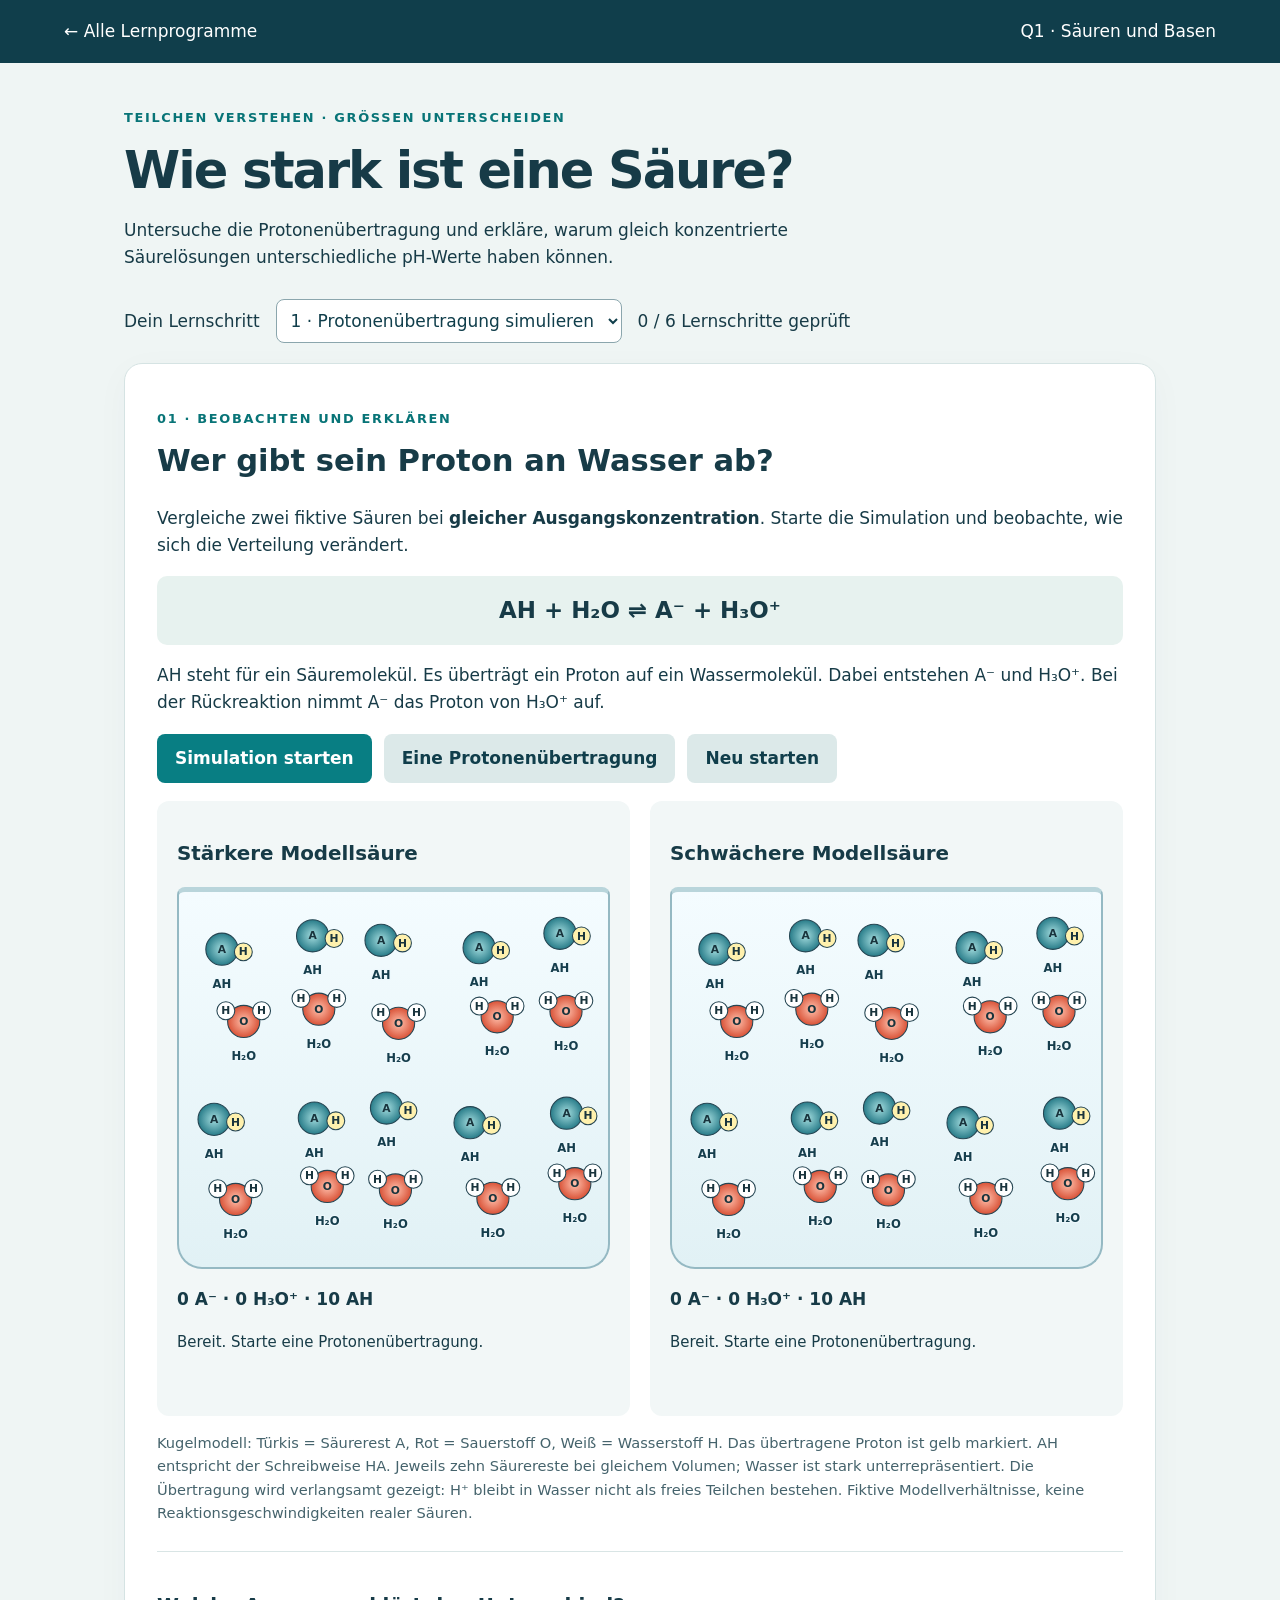
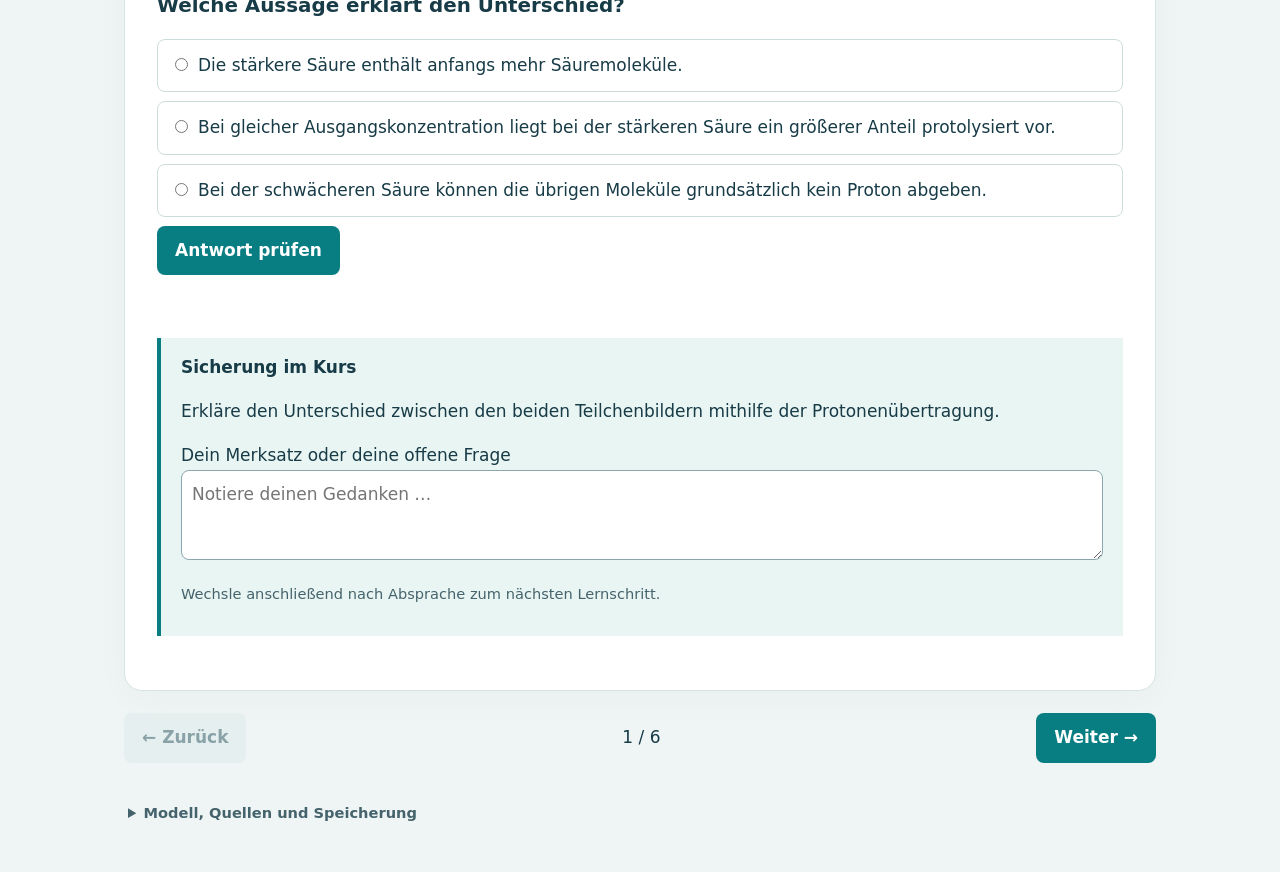
<file: Saeurestaerke/index.html>
<!doctype html>
<html lang="de"><head><meta charset="utf-8"><meta name="viewport" content="width=device-width,initial-scale=1"><title>Säurestärke · Dein Lernraum</title><link rel="stylesheet" href="styles.css"><script src="particles.js" defer></script><script src="app.js" defer></script></head>
<body><a class="skip" href="#content">Zum Lernschritt</a><header><a href="../index.html">← Alle Lernprogramme</a><span>Q1 · Säuren und Basen</span></header>
<main><div class="intro"><p class="eyebrow">Teilchen verstehen · Größen unterscheiden</p><h1>Wie stark ist eine Säure?</h1><p>Untersuche die Protonenübertragung und erkläre, warum gleich konzentrierte Säurelösungen unterschiedliche pH-Werte haben können.</p></div>
<nav aria-label="Lernweg"><label for="step">Dein Lernschritt</label><select id="step"><option value="teilchen">1 · Protonenübertragung simulieren</option><option value="ph">2 · pH-Werte vergleichen</option><option value="vergleich">3 · Stärke oder Konzentration?</option><option value="sortieren">4 · Begriffe ordnen</option><option value="gleichgewicht">5 · Dynamisches Gleichgewicht</option><option value="ks">6 · Kₛ und pKₛ</option></select><span id="progress"></span></nav>
<article id="content" tabindex="-1"></article>
<footer><button id="prev" class="secondary">← Zurück</button><span id="position"></span><button id="next">Weiter →</button></footer>
<details class="sources"><summary>Modell, Quellen und Speicherung</summary><p>Die Teilchensimulation zeigt zwei fiktive einprotonige Säuren bei gleicher Ausgangskonzentration. Kugelteilchen (je zehn Säurereste), Teilchenzahlen und Zeittakt sind didaktisch gewählt; sie bilden keine Reaktionsgeschwindigkeiten realer Säuren ab. Wassermoleküle sind stark unterrepräsentiert.</p><p>Die Zahlenvergleiche verwenden verdünnte wässrige Lösungen bei 25 °C im Konzentrationsmodell. HCl wird als vollständig protolysiert behandelt. Für Essigsäure gilt Kₛ = 1,8 · 10⁻⁵; die Rechnung berücksichtigt c₀ = c(HA) + c(A⁻). Der Beitrag der Autoprotolyse ist im gewählten Bereich vernachlässigbar. Für die Schulformeln werden Konzentrationszahlenwerte in mol/L eingesetzt.</p><p>Fachliche Grundlage: <a href="https://chemed.chem.purdue.edu/genchem/topicreview/bp/ch11/conjugat.php" target="_blank" rel="noopener">Purdue University: Säurestärke und Gleichgewicht</a>. Eingaben und gelöste Lernschritte bleiben ausschließlich in diesem Browser. <span id="storage"></span></p><button id="reset" class="secondary">Lernfortschritt zurücksetzen</button></details>
<noscript>Für Simulation und Aufgaben benötigst du JavaScript.</noscript></main></body></html>
</file>
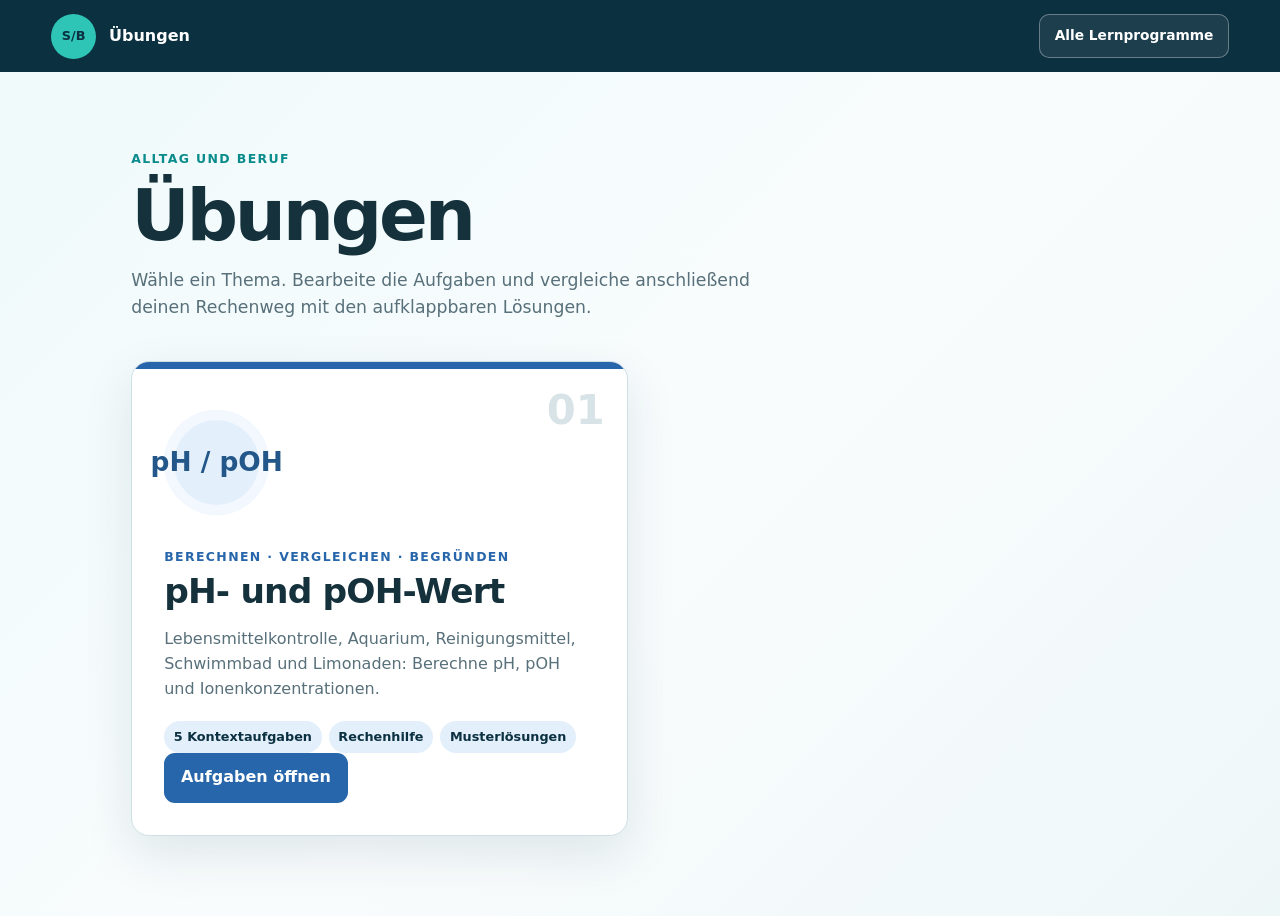
<file: uebungen/index.html>
<!doctype html>
<html lang="de">
<head><meta charset="utf-8"><meta name="viewport" content="width=device-width, initial-scale=1"><title>Übungen · Säuren und Basen</title><link rel="stylesheet" href="../portal.css"><link rel="stylesheet" href="../shared-nav.css"></head>
<body>
<header class="topbar"><div class="brand"><span class="brand-mark" aria-hidden="true">S/B</span><span>Übungen</span></div><a class="hub-link" href="../index.html">Alle Lernprogramme</a></header>
<main>
  <section class="intro" aria-labelledby="page-title"><p class="eyebrow">Alltag und Beruf</p><h1 id="page-title">Übungen</h1><p>Wähle ein Thema. Bearbeite die Aufgaben und vergleiche anschließend deinen Rechenweg mit den aufklappbaren Lösungen.</p></section>
  <section class="program-grid" aria-label="Übungsthemen">
    <a class="program-card calculation" href="ph-poh/index.html"><div class="card-number">01</div><div class="formula-mark" aria-hidden="true">pH / pOH</div><div class="card-copy"><p class="card-kicker">Berechnen · Vergleichen · Begründen</p><h2>pH- und pOH-Wert</h2><p>Lebensmittelkontrolle, Aquarium, Reinigungsmittel, Schwimmbad und Limonaden: Berechne pH, pOH und Ionenkonzentrationen.</p><ul aria-label="Inhalte"><li>5 Kontextaufgaben</li><li>Rechenhilfe</li><li>Musterlösungen</li></ul></div><span class="open-label">Aufgaben öffnen</span></a>
  </section>
</main></body></html>
</file>
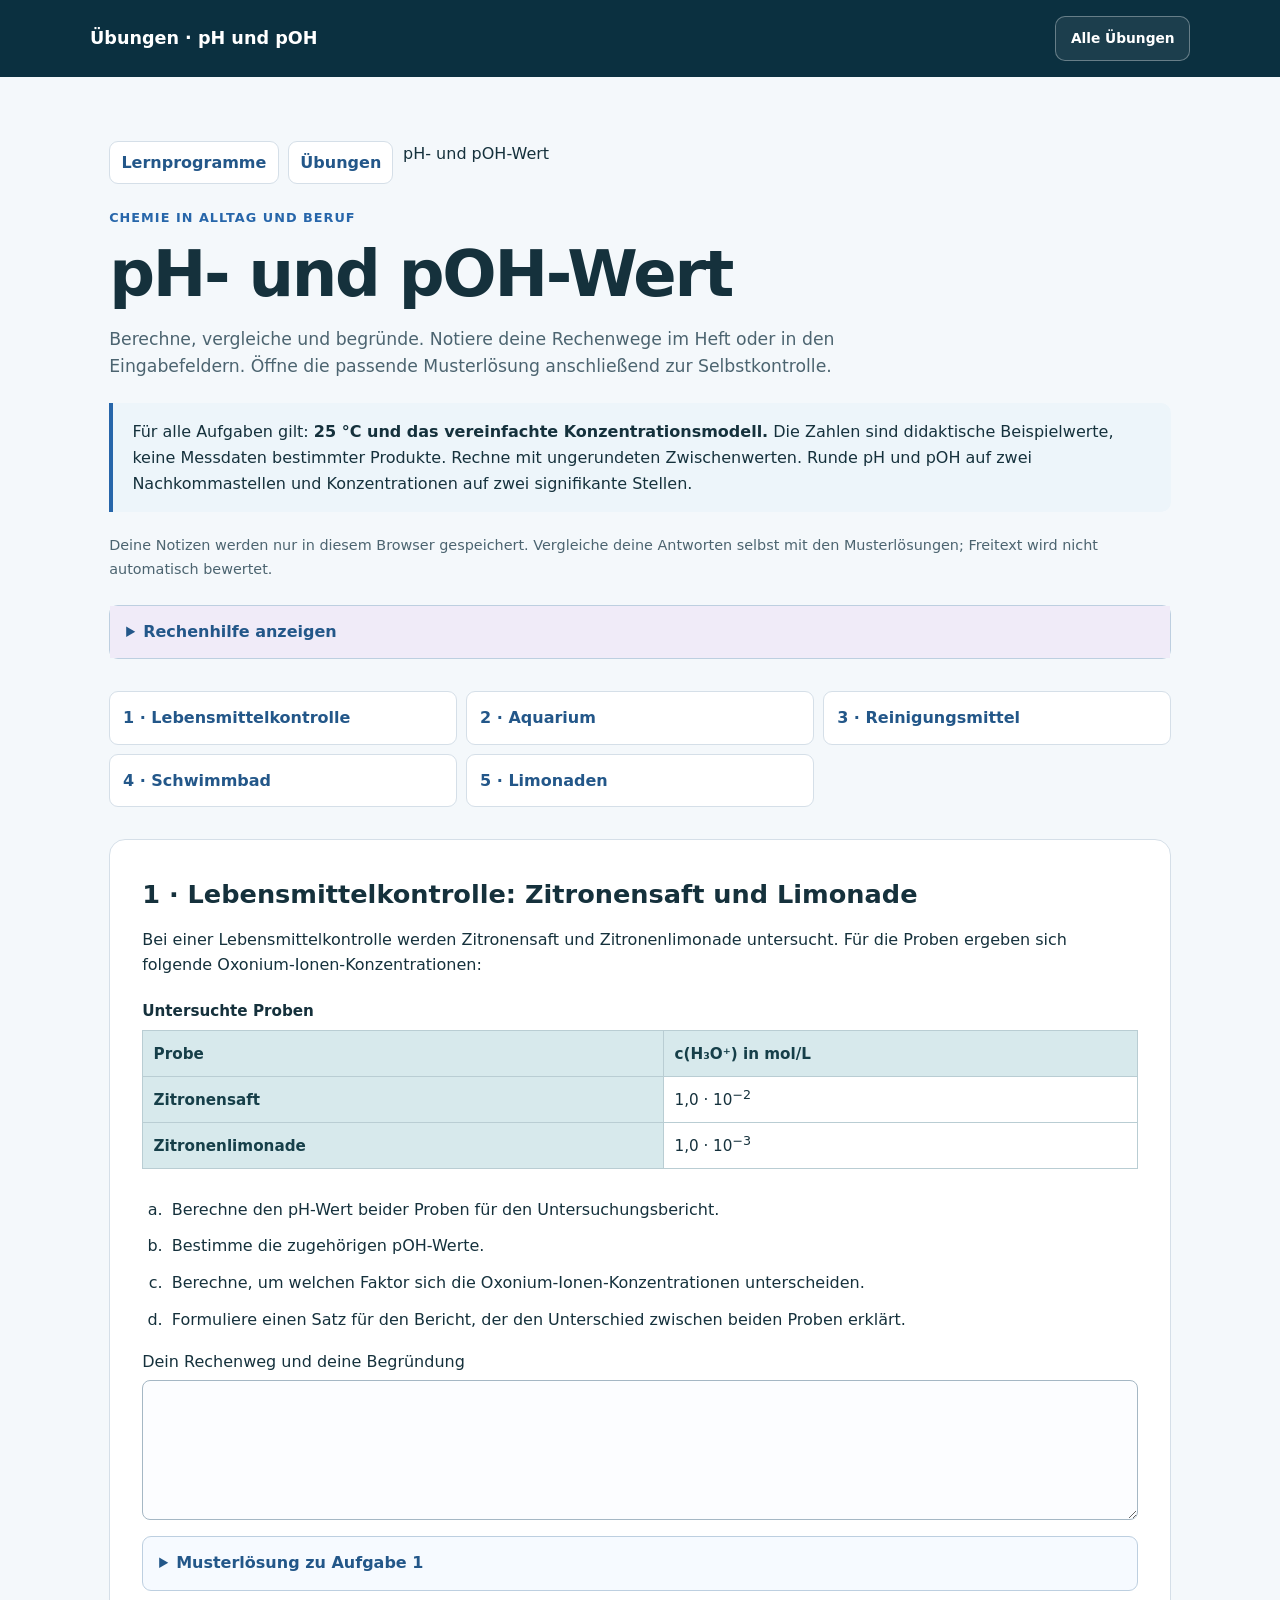
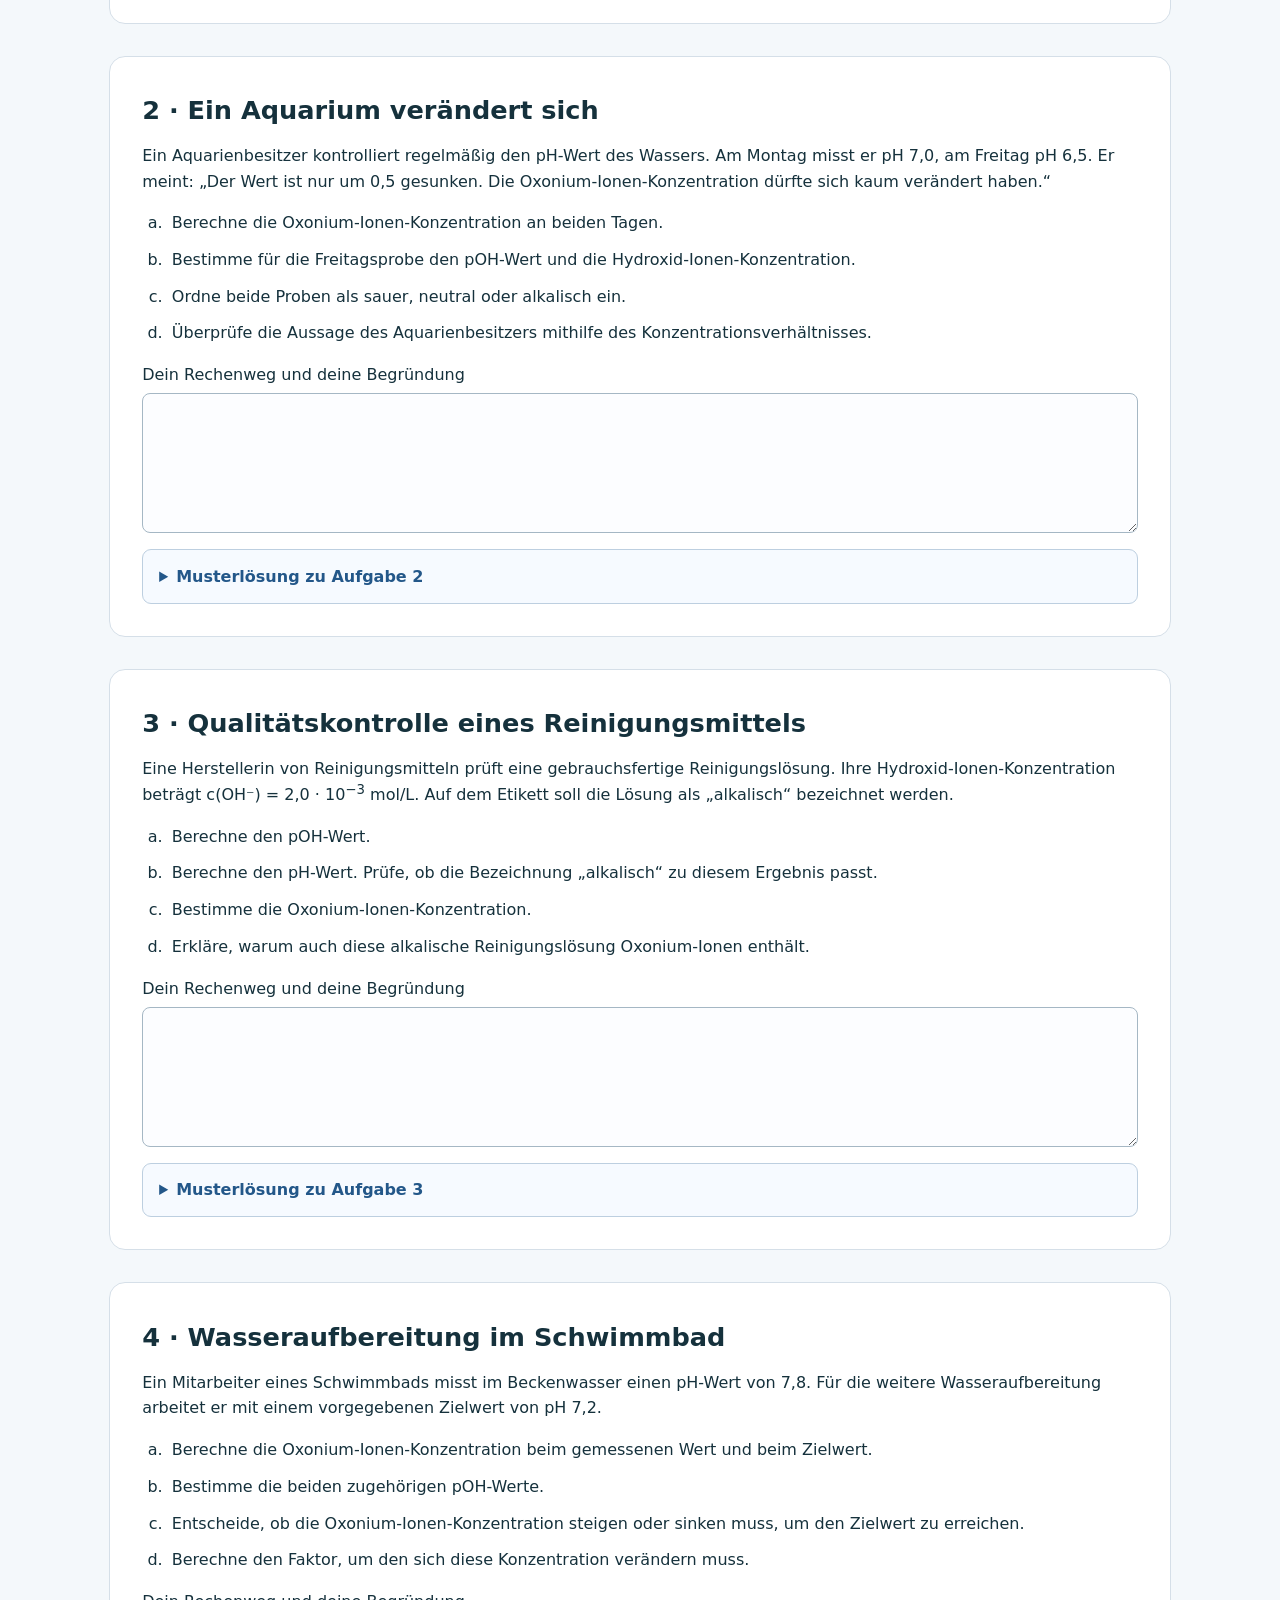
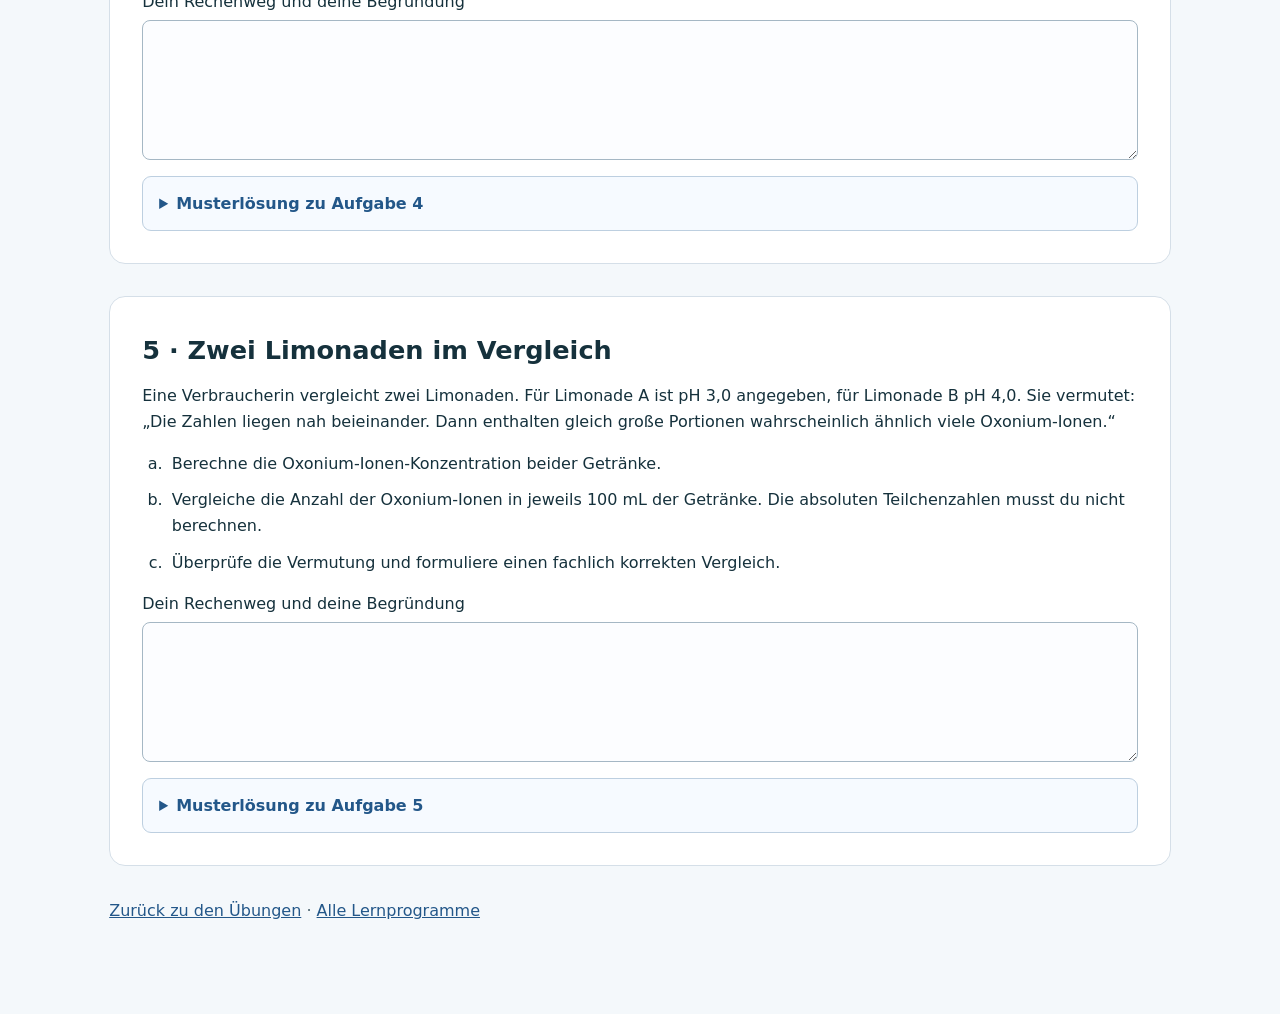
<file: uebungen/ph-poh/index.html>
<!doctype html>
<html lang="de">
<head><meta charset="utf-8"><meta name="viewport" content="width=device-width, initial-scale=1"><title>Übungen · pH- und pOH-Wert</title><link rel="stylesheet" href="styles.css"><script src="app.js" defer></script></head>
<body>
<a class="skip" href="#inhalt">Zum Inhalt</a>
<header class="topbar"><strong>Übungen · pH und pOH</strong><a class="hub-link" href="../index.html">Alle Übungen</a></header>
<main id="inhalt">
<nav class="breadcrumbs" aria-label="Brotkrümelnavigation"><a href="../../index.html">Lernprogramme</a><a href="../index.html">Übungen</a><span aria-current="page">pH- und pOH-Wert</span></nav>
<p class="eyebrow">Chemie in Alltag und Beruf</p><h1>pH- und pOH-Wert</h1><p class="lead">Berechne, vergleiche und begründe. Notiere deine Rechenwege im Heft oder in den Eingabefeldern. Öffne die passende Musterlösung anschließend zur Selbstkontrolle.</p>
<p class="hint">Für alle Aufgaben gilt: <strong>25 °C und das vereinfachte Konzentrationsmodell.</strong> Die Zahlen sind didaktische Beispielwerte, keine Messdaten bestimmter Produkte. Rechne mit ungerundeten Zwischenwerten. Runde pH und pOH auf zwei Nachkommastellen und Konzentrationen auf zwei signifikante Stellen.</p>
<p id="storage-status" class="small" role="status">Die Aufgaben und Lösungen funktionieren auch ohne JavaScript. Ohne JavaScript werden deine Notizen nicht gespeichert.</p>
<details class="formula-box"><summary>Rechenhilfe anzeigen</summary><div class="solution"><p>pH = −lg c(H₃O⁺) &nbsp; und &nbsp; pOH = −lg c(OH⁻)</p><p>Setze jeweils den Zahlenwert der Konzentration in mol/L ein. „lg“ ist der Zehnerlogarithmus, auf vielen Rechnern „log“.</p><p>c(H₃O⁺) = 10<sup>−pH</sup> mol/L &nbsp; und &nbsp; c(OH⁻) = 10<sup>−pOH</sup> mol/L</p><p>Bei 25 °C: <strong>pH + pOH = 14.</strong> Eine pH-Stufe entspricht einem Faktor 10 in c(H₃O⁺).</p><p><a href="../../ph-poh/index.html">Zum ausführlichen Rechentraining</a></p></div></details>
<nav aria-label="Aufgaben"><a href="#aufgabe-1">1 · Lebensmittelkontrolle</a><a href="#aufgabe-2">2 · Aquarium</a><a href="#aufgabe-3">3 · Reinigungsmittel</a><a href="#aufgabe-4">4 · Schwimmbad</a><a href="#aufgabe-5">5 · Limonaden</a></nav>

<section class="block" id="aufgabe-1"><h2>1 · Lebensmittelkontrolle: Zitronensaft und Limonade</h2><p>Bei einer Lebensmittelkontrolle werden Zitronensaft und Zitronenlimonade untersucht. Für die Proben ergeben sich folgende Oxonium-Ionen-Konzentrationen:</p>
<div class="table-wrap"><table><caption>Untersuchte Proben</caption><thead><tr><th scope="col">Probe</th><th scope="col">c(H₃O⁺) in mol/L</th></tr></thead><tbody><tr><th scope="row">Zitronensaft</th><td>1,0 · 10<sup>−2</sup></td></tr><tr><th scope="row">Zitronenlimonade</th><td>1,0 · 10<sup>−3</sup></td></tr></tbody></table></div>
<ol type="a"><li>Berechne den pH-Wert beider Proben für den Untersuchungsbericht.</li><li>Bestimme die zugehörigen pOH-Werte.</li><li>Berechne, um welchen Faktor sich die Oxonium-Ionen-Konzentrationen unterscheiden.</li><li>Formuliere einen Satz für den Bericht, der den Unterschied zwischen beiden Proben erklärt.</li></ol>
<label for="notiz-1">Dein Rechenweg und deine Begründung</label><textarea id="notiz-1" data-note="1"></textarea>
<details><summary>Musterlösung zu Aufgabe 1</summary><div class="solution"><p><strong>a)</strong> Zitronensaft: pH = −lg(10<sup>−2</sup>) = 2,00. Limonade: pH = −lg(10<sup>−3</sup>) = 3,00.</p><p><strong>b)</strong> Zitronensaft: pOH = 14 − 2 = 12,00. Limonade: pOH = 14 − 3 = 11,00.</p><p><strong>c)</strong> Konzentrationsverhältnis: 10<sup>−2</sup> / 10<sup>−3</sup> = 10.</p><p><strong>d)</strong> Der Zitronensaft hat die zehnfache Oxonium-Ionen-Konzentration der Limonade. Sein pH-Wert liegt um eine Stufe niedriger.</p></div></details></section>

<section class="block" id="aufgabe-2"><h2>2 · Ein Aquarium verändert sich</h2><p>Ein Aquarienbesitzer kontrolliert regelmäßig den pH-Wert des Wassers. Am Montag misst er pH 7,0, am Freitag pH 6,5. Er meint: „Der Wert ist nur um 0,5 gesunken. Die Oxonium-Ionen-Konzentration dürfte sich kaum verändert haben.“</p>
<ol type="a"><li>Berechne die Oxonium-Ionen-Konzentration an beiden Tagen.</li><li>Bestimme für die Freitagsprobe den pOH-Wert und die Hydroxid-Ionen-Konzentration.</li><li>Ordne beide Proben als sauer, neutral oder alkalisch ein.</li><li>Überprüfe die Aussage des Aquarienbesitzers mithilfe des Konzentrationsverhältnisses.</li></ol>
<label for="notiz-2">Dein Rechenweg und deine Begründung</label><textarea id="notiz-2" data-note="2"></textarea>
<details><summary>Musterlösung zu Aufgabe 2</summary><div class="solution"><p><strong>a)</strong> Montag: c(H₃O⁺) = 10<sup>−7</sup> mol/L = 1,0 · 10<sup>−7</sup> mol/L. Freitag: c(H₃O⁺) = 10<sup>−6,5</sup> mol/L ≈ 3,2 · 10<sup>−7</sup> mol/L.</p><p><strong>b)</strong> pOH = 14 − 6,5 = 7,50. c(OH⁻) = 10<sup>−7,5</sup> mol/L ≈ 3,2 · 10<sup>−8</sup> mol/L.</p><p><strong>c)</strong> Montag: neutral. Freitag: sauer.</p><p><strong>d)</strong> 10<sup>−6,5</sup> / 10<sup>−7</sup> = 10<sup>0,5</sup> ≈ 3,2. Die Konzentration ist auf mehr als das Dreifache gestiegen. „Kaum verändert“ beschreibt das Verhältnis nicht angemessen. Welche Auswirkungen dies auf Tiere hat, lässt sich daraus allein nicht ableiten.</p></div></details></section>

<section class="block" id="aufgabe-3"><h2>3 · Qualitätskontrolle eines Reinigungsmittels</h2><p>Eine Herstellerin von Reinigungsmitteln prüft eine gebrauchsfertige Reinigungslösung. Ihre Hydroxid-Ionen-Konzentration beträgt c(OH⁻) = 2,0 · 10<sup>−3</sup> mol/L. Auf dem Etikett soll die Lösung als „alkalisch“ bezeichnet werden.</p>
<ol type="a"><li>Berechne den pOH-Wert.</li><li>Berechne den pH-Wert. Prüfe, ob die Bezeichnung „alkalisch“ zu diesem Ergebnis passt.</li><li>Bestimme die Oxonium-Ionen-Konzentration.</li><li>Erkläre, warum auch diese alkalische Reinigungslösung Oxonium-Ionen enthält.</li></ol>
<label for="notiz-3">Dein Rechenweg und deine Begründung</label><textarea id="notiz-3" data-note="3"></textarea>
<details><summary>Musterlösung zu Aufgabe 3</summary><div class="solution"><p><strong>a)</strong> pOH = −lg(2,0 · 10<sup>−3</sup>) ≈ 2,70.</p><p><strong>b)</strong> pH = 14 − pOH ≈ 11,30. Der pH liegt über 7, die Bezeichnung „alkalisch“ passt.</p><p><strong>c)</strong> Mit ungerundetem pH: c(H₃O⁺) = 10<sup>−pH</sup> mol/L = 5,0 · 10<sup>−12</sup> mol/L.</p><p><strong>d)</strong> Durch die Autoprotolyse des Wassers kommen beide Ionensorten vor: 2 H₂O ⇌ H₃O⁺ + OH⁻. In einer alkalischen Lösung ist c(H₃O⁺) kleiner als c(OH⁻), aber nicht null.</p></div></details></section>

<section class="block" id="aufgabe-4"><h2>4 · Wasseraufbereitung im Schwimmbad</h2><p>Ein Mitarbeiter eines Schwimmbads misst im Beckenwasser einen pH-Wert von 7,8. Für die weitere Wasseraufbereitung arbeitet er mit einem vorgegebenen Zielwert von pH 7,2.</p>
<ol type="a"><li>Berechne die Oxonium-Ionen-Konzentration beim gemessenen Wert und beim Zielwert.</li><li>Bestimme die beiden zugehörigen pOH-Werte.</li><li>Entscheide, ob die Oxonium-Ionen-Konzentration steigen oder sinken muss, um den Zielwert zu erreichen.</li><li>Berechne den Faktor, um den sich diese Konzentration verändern muss.</li></ol>
<label for="notiz-4">Dein Rechenweg und deine Begründung</label><textarea id="notiz-4" data-note="4"></textarea>
<details><summary>Musterlösung zu Aufgabe 4</summary><div class="solution"><p><strong>a)</strong> Gemessen: c(H₃O⁺) = 10<sup>−7,8</sup> mol/L ≈ 1,6 · 10<sup>−8</sup> mol/L. Ziel: c(H₃O⁺) = 10<sup>−7,2</sup> mol/L ≈ 6,3 · 10<sup>−8</sup> mol/L.</p><p><strong>b)</strong> Gemessen: pOH = 14 − 7,8 = 6,20. Ziel: pOH = 14 − 7,2 = 6,80.</p><p><strong>c)</strong> Die Oxonium-Ionen-Konzentration muss steigen, damit der pH sinkt.</p><p><strong>d)</strong> 10<sup>−7,2</sup> / 10<sup>−7,8</sup> = 10<sup>0,6</sup> ≈ 4,0. Die Konzentration muss auf etwa das Vierfache steigen. Daraus lässt sich keine Dosiermenge für ein Mittel zur Wasseraufbereitung ablesen.</p></div></details></section>

<section class="block" id="aufgabe-5"><h2>5 · Zwei Limonaden im Vergleich</h2><p>Eine Verbraucherin vergleicht zwei Limonaden. Für Limonade A ist pH 3,0 angegeben, für Limonade B pH 4,0. Sie vermutet: „Die Zahlen liegen nah beieinander. Dann enthalten gleich große Portionen wahrscheinlich ähnlich viele Oxonium-Ionen.“</p>
<ol type="a"><li>Berechne die Oxonium-Ionen-Konzentration beider Getränke.</li><li>Vergleiche die Anzahl der Oxonium-Ionen in jeweils 100 mL der Getränke. Die absoluten Teilchenzahlen musst du nicht berechnen.</li><li>Überprüfe die Vermutung und formuliere einen fachlich korrekten Vergleich.</li></ol>
<label for="notiz-5">Dein Rechenweg und deine Begründung</label><textarea id="notiz-5" data-note="5"></textarea>
<details><summary>Musterlösung zu Aufgabe 5</summary><div class="solution"><p><strong>a)</strong> A: c(H₃O⁺) = 10<sup>−3</sup> mol/L = 1,0 · 10<sup>−3</sup> mol/L. B: c(H₃O⁺) = 10<sup>−4</sup> mol/L = 1,0 · 10<sup>−4</sup> mol/L.</p><p><strong>b)</strong> Bei gleichem Volumen entspricht das Teilchenzahlverhältnis dem Konzentrationsverhältnis: 10<sup>−3</sup> / 10<sup>−4</sup> = 10. In 100 mL von A sind zehnmal so viele Oxonium-Ionen wie in 100 mL von B.</p><p><strong>c)</strong> Die Vermutung ist falsch. Limonade B besitzt nur ein Zehntel der Oxonium-Ionen-Konzentration von A. Der pH ist eine logarithmische Skala. Daraus folgt nicht automatisch, dass B zehnmal weniger sauer schmeckt.</p></div></details></section>
<p class="footer"><a href="../index.html">Zurück zu den Übungen</a> · <a href="../../index.html">Alle Lernprogramme</a></p>
</main></body></html>
</file>
<file: portal.css>
:root {
  --ink: #15313c; --muted: #58707a; --paper: #f6fbfc; --surface: #fff;
  --navy: #0b3040; --teal: #0b8c8c; --aqua: #2ec4b6; --orange: #f06b45;
  --line: #cfe0e4; --shadow: 0 18px 50px rgba(11, 48, 64, .1);
  font-family: Inter, ui-sans-serif, system-ui, -apple-system, "Segoe UI", sans-serif;
  color: var(--ink); background: var(--paper); font-size: 16px; line-height: 1.55;
}
* { box-sizing: border-box; }
body { margin: 0; min-height: 100vh; background: linear-gradient(135deg, #effafb 0, #f9fcfd 55%, #eef7f8 100%); }
.topbar { min-height: 72px; display: flex; align-items: center; justify-content: space-between; gap: 1rem; padding: .8rem clamp(1rem, 4vw, 3.5rem); background: var(--navy); color: #fff; }
.brand { display: flex; align-items: center; gap: .8rem; font-weight: 750; }
.brand-mark { display: grid; place-items: center; width: 45px; height: 45px; border-radius: 50%; background: var(--aqua); color: var(--navy); font-size: .8rem; font-weight: 900; }
.course-label { color: #d9edf1; font-size: .9rem; font-weight: 700; }
main { width: min(1120px, 100%); margin: 0 auto; padding: clamp(2.2rem, 6vw, 5rem) clamp(1rem, 4vw, 3.5rem) 5rem; }
.intro { max-width: 760px; }
.eyebrow, .card-kicker { margin: 0 0 .7rem; color: var(--teal); font-size: .78rem; font-weight: 850; letter-spacing: .11em; text-transform: uppercase; }
h1 { margin: 0; font-size: clamp(2.4rem, 6vw, 4.5rem); line-height: 1; letter-spacing: -.045em; }
.intro > p:last-child { margin: 1rem 0 0; max-width: 680px; color: var(--muted); font-size: 1.08rem; }
.program-grid { display: grid; grid-template-columns: repeat(2, minmax(0, 1fr)); gap: clamp(1rem, 2vw, 1.5rem); margin-top: 2.5rem; }
.program-card.exam::before { background: #6550a3; }
.program-card.calculation::before,.calculation .open-label { background: #2766aa; }
.calculation .formula-mark { background: #e3effb; color: #235789; box-shadow: inset 0 0 0 10px #f3f8ff; }
.calculation .card-kicker { color: #2766aa; }
.calculation li { background: #e3effb; }
.exam .formula-mark { background: #eee8fa; color: #493478; box-shadow: inset 0 0 0 10px #f8f5ff; font-size: 1.15rem; }
.exam .card-kicker { color: #6550a3; }
.exam .open-label { background: #6550a3; }
.exam li { background: #eee8fa; }
.program-card { position: relative; min-height: 430px; display: flex; flex-direction: column; overflow: hidden; padding: clamp(1.4rem, 3vw, 2rem); border: 1px solid var(--line); border-radius: 18px; background: var(--surface); color: var(--ink); text-decoration: none; box-shadow: var(--shadow); transition: transform .2s ease, box-shadow .2s ease, border-color .2s ease; }
.program-card::before { content: ""; position: absolute; inset: 0 0 auto; height: 7px; background: var(--teal); }
.program-card.base::before { background: var(--orange); }
.program-card.trainer::before { background: #d7a314; }
.program-card:hover, .program-card:focus-visible { transform: translateY(-5px); border-color: var(--teal); box-shadow: 0 24px 60px rgba(11, 48, 64, .16); outline: none; }
.program-card.base:hover, .program-card.base:focus-visible { border-color: var(--orange); }
.program-card.trainer:hover, .program-card.trainer:focus-visible { border-color: #d7a314; }
.card-number { position: absolute; right: 1.4rem; top: 1rem; color: #d7e3e6; font-size: 2.6rem; font-weight: 900; }
.formula-mark { width: 105px; height: 105px; display: flex; align-items: center; justify-content: center; margin: 1rem 0 2rem; border-radius: 50%; background: #e3f5f4; color: var(--navy); font-size: 1.65rem; font-weight: 900; white-space: nowrap; box-shadow: inset 0 0 0 10px #f4fbfb; }
.base .formula-mark { background: #fff0e9; color: #b7472a; box-shadow: inset 0 0 0 10px #fff8f4; }
.trainer .formula-mark { background: #fff7d8; color: #745600; box-shadow: inset 0 0 0 10px #fffbed; }
.card-copy { position: relative; z-index: 1; }
.card-kicker { margin-bottom: .45rem; }
.base .card-kicker { color: #cf5433; }
.trainer .card-kicker { color: #997000; }
h2 { margin: 0; font-size: clamp(1.65rem, 3vw, 2.15rem); line-height: 1.1; letter-spacing: -.025em; }
.card-copy > p:not(.card-kicker) { color: var(--muted); }
ul { display: flex; flex-wrap: wrap; gap: .45rem; margin: 1.2rem 0 0; padding: 0; list-style: none; }
li { padding: .38rem .6rem; border-radius: 999px; background: #edf7f8; color: var(--navy); font-size: .8rem; font-weight: 750; }
.base li { background: #fff2eb; }
.trainer li { background: #fff8de; }
.open-label { margin-top: auto; align-self: flex-start; padding: .78rem 1.05rem; border-radius: 11px; background: var(--teal); color: #fff; font-weight: 800; }
.base .open-label { background: var(--orange); }
.trainer .open-label { background: #b88800; }
@media (max-width: 980px) { .program-grid { grid-template-columns: repeat(2, minmax(0, 1fr)); } }
@media (max-width: 760px) { .program-grid { grid-template-columns: 1fr; } .program-card { min-height: 390px; } }
@media (max-width: 520px) { .course-label { display: none; } main { padding-inline: .8rem; } h1 { font-size: 2.65rem; } }
@media (prefers-reduced-motion: reduce) { .program-card { transition: none; } }
</file>
<file: broensted-basen/styles.css>
:root {
  color-scheme: light;
  --ink: #233f4a;
  --muted: #5e6b70;
  --cream: #fbfaf5;
  --paper: rgba(255, 255, 252, 0.94);
  --teal: #008c8c;
  --teal-dark: #006d71;
  --teal-soft: #e5f4f3;
  --magenta: #b33168;
  --magenta-soft: #faeaf1;
  --line: #c9ced0;
  --success: #187547;
  --error: #a52a45;
  --shadow: 0 18px 46px rgba(35, 63, 74, 0.11);
  font-family: Arial, Helvetica, sans-serif;
}

* { box-sizing: border-box; }

body {
  margin: 0;
  min-height: 100vh;
  color: var(--ink);
  overflow-x: hidden;
  background:
    linear-gradient(rgba(251, 250, 245, 0.92), rgba(251, 250, 245, 0.96)),
    url("assets/lab-background.png") right bottom / min(46rem, 62vw) auto no-repeat fixed,
    var(--cream);
}

button, input, select, textarea { font: inherit; }
button { cursor: pointer; }

.topbar {
  display: flex;
  align-items: center;
  justify-content: space-between;
  gap: 1.5rem;
  padding: 1.1rem clamp(1rem, 4vw, 3.5rem);
  background: rgba(255, 255, 252, 0.9);
  border-bottom: 1px solid rgba(35, 63, 74, 0.15);
  backdrop-filter: blur(10px);
  position: sticky;
  top: 0;
  z-index: 10;
}

.eyebrow {
  margin: 0 0 0.25rem;
  color: var(--teal-dark);
  font-weight: 700;
  font-size: 0.82rem;
  letter-spacing: 0.06em;
  text-transform: uppercase;
}

h1 { margin: 0; font-size: clamp(1.45rem, 3vw, 2.15rem); line-height: 1.08; }
h2 { margin: 0 0 1rem; font-size: clamp(1.75rem, 4vw, 2.55rem); line-height: 1.1; }
h3 { margin: 1.5rem 0 0.6rem; font-size: 1.25rem; }
p { line-height: 1.55; }

.topbar-actions { display: flex; gap: 0.65rem; flex-wrap: wrap; justify-content: flex-end; }

.app-shell {
  width: min(1440px, 100%);
  margin: 0 auto;
  padding: 2rem clamp(1rem, 4vw, 3.5rem) 3rem;
  display: grid;
  grid-template-columns: minmax(220px, 280px) minmax(0, 1fr);
  gap: 2rem;
}

.app-shell > *, .learning-program, .lesson-step {
  min-width: 0;
  max-width: 100%;
}

.learning-path {
  align-self: start;
  position: sticky;
  top: 7.5rem;
  padding: 1.25rem;
  background: rgba(255, 255, 252, 0.86);
  border: 1px solid rgba(35, 63, 74, 0.14);
  box-shadow: var(--shadow);
}

.nav-title { margin: 0 0 0.8rem; font-weight: 700; color: var(--magenta); }
.learning-path ol { margin: 0; padding: 0; list-style: none; }
.learning-path li + li { border-top: 1px solid var(--line); }
.learning-path button {
  width: 100%;
  display: grid;
  grid-template-columns: 2rem 1fr;
  align-items: center;
  gap: 0.7rem;
  border: 0;
  background: transparent;
  color: var(--ink);
  padding: 0.78rem 0.25rem;
  text-align: left;
  font-weight: 700;
}
.learning-path button span {
  width: 1.75rem;
  height: 1.75rem;
  display: grid;
  place-items: center;
  border: 2px solid var(--line);
  border-radius: 50%;
  font-size: 0.9rem;
}
.learning-path button.active { color: var(--teal-dark); }
.learning-path button.active span { border-color: var(--teal); background: var(--teal); color: white; }
.learning-path button.completed span { border-color: var(--success); background: var(--success); color: white; }

.progress-block { margin-top: 1.1rem; padding-top: 1rem; border-top: 1px solid var(--line); }
.progress-label { display: flex; justify-content: space-between; gap: 0.5rem; font-size: 0.9rem; }
.progress-track { margin-top: 0.55rem; height: 0.55rem; background: #e2e7e8; overflow: hidden; border-radius: 99px; }
.progress-track div { height: 100%; width: 0; background: var(--magenta); transition: width 220ms ease; }

main { min-width: 0; }
.lesson-step {
  min-height: 66vh;
  padding: clamp(1.4rem, 4vw, 3rem);
  background: var(--paper);
  border: 1px solid rgba(35, 63, 74, 0.14);
  box-shadow: var(--shadow);
}
.lesson-step[hidden] { display: none; }
.step-label { margin: 0 0 0.35rem; color: var(--teal); font-weight: 800; }
.caption { text-align: center; color: var(--muted); margin-top: -0.5rem; }

.reaction {
  display: flex;
  flex-wrap: nowrap;
  align-items: center;
  justify-content: center;
  gap: clamp(0.45rem, 1.2vw, 0.9rem);
  margin: 2rem 0 1rem;
  padding: 1.4rem;
  color: var(--magenta);
  font-weight: 800;
  font-size: clamp(1.65rem, 3.3vw, 2.8rem);
  border-top: 1px solid var(--line);
  border-bottom: 1px solid var(--line);
}
.electron-pair { color: var(--teal); padding-left: 0.06em; }

fieldset {
  margin: 1.5rem 0;
  padding: 1rem 1.1rem;
  border: 1px solid var(--line);
  background: rgba(255,255,255,0.72);
}
legend {
  float: left;
  width: 100%;
  margin: 0 0 0.8rem;
  padding: 0;
  font-weight: 700;
  line-height: 1.4;
}
fieldset label {
  display: block;
  min-height: 48px;
  margin-top: 0.55rem;
  padding: 0.65rem 0.75rem;
  border: 1px solid #b9c5c7;
  border-radius: 0.45rem;
  background: white;
  line-height: 1.4;
  cursor: pointer;
}
legend + label { clear: both; }
fieldset label:has(input[type="radio"]:checked) { border-color: var(--teal); background: var(--teal-soft); box-shadow: 0 0 0 2px rgba(0,140,140,0.12); }
input[type="radio"] { width: 1.35rem; height: 1.35rem; margin: 0 0.7rem 0 0; accent-color: var(--teal); vertical-align: -0.3rem; }

.long-answer { display: block; margin-top: 1.4rem; font-weight: 700; line-height: 1.45; }
textarea {
  width: 100%;
  resize: vertical;
  min-height: 7rem;
  margin-top: 0.55rem;
  padding: 0.85rem;
  border: 1px solid #9ca7aa;
  background: rgba(255,255,255,0.88);
  color: var(--ink);
  line-height: 1.5;
}
textarea:focus, select:focus, button:focus-visible, input:focus-visible { outline: 3px solid rgba(0,140,140,0.3); outline-offset: 2px; }

.particle-comparison, .question-pair {
  display: grid;
  grid-template-columns: repeat(3, 1fr);
  gap: 1rem;
  margin: 2rem 0;
}
.particle-comparison div { text-align: center; padding: 1.25rem 0.5rem; border-bottom: 3px solid var(--teal); }
.particle-comparison strong { display: block; font-size: clamp(2rem, 5vw, 3.5rem); color: var(--magenta); }
.particle-comparison div:nth-child(2) strong { color: var(--teal); }
.particle-comparison span { color: var(--muted); }
.question-pair { grid-template-columns: repeat(2, 1fr); }
.question-pair div { padding: 1.15rem; border-top: 4px solid var(--teal); background: var(--teal-soft); }
.question-pair div:nth-child(2) { border-color: var(--magenta); background: var(--magenta-soft); }
.question-pair h3 { margin-top: 0; color: var(--teal-dark); }
.question-pair div:nth-child(2) h3 { color: var(--magenta); }
.key-sentence { font-size: 1.12rem; font-weight: 700; text-align: center; margin: 1.75rem auto; max-width: 54rem; }

.table-wrap { width: 100%; overflow-x: auto; margin: 1.5rem 0; }
table { width: 100%; border-collapse: collapse; min-width: 660px; background: rgba(255,255,255,0.82); }
th, td { border: 1px solid #768084; padding: 0.75rem; text-align: center; vertical-align: middle; }
thead th { background: var(--ink); color: white; }
tbody tr:nth-child(even) { background: #f0f2f1; }
tbody th { font-weight: 700; }
select { width: 100%; min-width: 7.3rem; min-height: 46px; padding: 0.58rem 0.5rem; border: 1px solid #929da0; background: white; color: var(--ink); }
.cell-correct { background: #dff3e8 !important; }
.cell-wrong { background: #fde6ec !important; }

.action-row { display: flex; justify-content: flex-end; margin-top: 1.25rem; }
button.primary, button.secondary {
  border: 1px solid transparent;
  padding: 0.72rem 1rem;
  font-weight: 800;
  border-radius: 0.2rem;
}
button.primary { background: var(--teal); color: white; }
button.primary:hover { background: var(--teal-dark); }
button.secondary { background: white; color: var(--ink); border-color: #879296; }
button.secondary:hover { background: #f1f3f3; }
button.danger { color: var(--error); border-color: #d8a7b4; }

.feedback { min-height: 1.5rem; margin-top: 0.8rem; font-weight: 700; }
.feedback.success { color: var(--success); }
.feedback.error { color: var(--error); }
.solution { margin-top: 1rem; padding: 1rem 0; border-top: 3px solid var(--magenta); }
.solution h3 { margin-top: 0; color: var(--magenta); }

.final-question { margin-top: 2rem; padding-top: 1.5rem; border-top: 1px solid var(--line); }
.step-controls {
  margin-top: 1rem;
  display: grid;
  grid-template-columns: 1fr auto 1fr;
  align-items: center;
  gap: 1rem;
}
.step-controls #previous-step { justify-self: start; }
.step-controls #next-step { justify-self: end; }
#step-counter { color: var(--muted); font-weight: 700; }

@media (max-width: 900px) {
  .topbar { position: static; align-items: flex-start; }
  .app-shell { grid-template-columns: 1fr; padding-top: 1rem; }
  .learning-path { position: static; }
  .learning-path ol { display: grid; grid-template-columns: repeat(5, minmax(13rem, 1fr)); max-width: 100%; overflow-x: auto; }
  .learning-path li + li { border-top: 0; }
  .learning-path button { min-width: 13rem; }
}

@media (max-width: 640px) {
  .topbar { display: block; }
  .topbar-actions { justify-content: flex-start; margin-top: 0.9rem; }
  .lesson-step { padding: 1.15rem; }
  .reaction { flex-wrap: wrap; }
  .particle-comparison, .question-pair { grid-template-columns: 1fr; }
  .step-controls { grid-template-columns: 1fr 1fr; }
  #step-counter { grid-column: 1 / -1; grid-row: 1; text-align: center; }
  .action-row { justify-content: stretch; }
  .action-row .primary { width: 100%; min-height: 52px; }
  .step-controls button { min-height: 48px; }
}

@media print {
  body { background: white; }
  .topbar-actions, .learning-path, .step-controls, .check-step { display: none !important; }
  .app-shell { display: block; padding: 0; }
  .topbar { position: static; border: 0; padding: 0 0 1rem; }
  .lesson-step, .lesson-step[hidden] { display: block; min-height: auto; box-shadow: none; border: 0; padding: 1rem 0; break-after: page; }
  .solution[hidden] { display: none; }
  textarea { min-height: 5rem; }
}
</file>
<file: broensted-basen/oxonium-theme.css>
:root {
  --ink: #15313c; --muted: #58707a; --cream: #f6fbfc; --paper: #fff;
  --navy: #0b3040; --teal: #0b8c8c; --teal-dark: #0b8c8c; --teal-soft: #e7f7f6;
  --magenta: #f06b45; --magenta-soft: #fff1ea; --aqua: #2ec4b6; --yellow: #ffd166;
  --line: #cfe0e4; --success: #147a4b; --error: #b53636;
  --shadow: 0 18px 50px rgba(11, 48, 64, .1);
  font-family: Inter, ui-sans-serif, system-ui, -apple-system, "Segoe UI", sans-serif;
  font-size: 16px; line-height: 1.55;
}
body { background: linear-gradient(135deg, #effafb 0, #f9fcfd 55%, #eef7f8 100%); }
.skip-link { position: fixed; left: 1rem; top: -4rem; z-index: 20; padding: .7rem 1rem; background: #fff; color: var(--navy); }
.skip-link:focus { top: 1rem; }
.topbar { height: 72px; padding: 0 clamp(1rem, 4vw, 3.5rem); background: var(--navy); color: #fff; border: 0; box-shadow: 0 3px 18px #08263333; backdrop-filter: none; }
.brand { display: flex; align-items: center; gap: .8rem; font-weight: 750; letter-spacing: .01em; }
.brand-mark { display: grid; place-items: center; width: 45px; height: 45px; border-radius: 50%; background: var(--aqua); color: var(--navy); font-weight: 900; }
.topbar-actions { align-items: center; }
.topbar button.secondary { min-height: 42px; border: 1px solid #ffffff55; border-radius: 10px; background: #ffffff12; color: #fff; }
.topbar button.secondary:hover { background: #ffffff25; }
.topbar button.danger { color: #ffd8cc; }
.app-shell { max-width: 1320px; grid-template-columns: 260px minmax(0, 920px); gap: clamp(2rem, 5vw, 5rem); padding-top: 2.5rem; padding-bottom: 6rem; }
.learning-path { top: 104px; padding: 0; background: transparent; border: 0; box-shadow: none; }
.nav-title { margin: 0 0 .7rem; color: var(--teal); font-size: .78rem; font-weight: 800; letter-spacing: .12em; text-transform: uppercase; }
.learning-path ol { display: grid; gap: .35rem; }
.learning-path li + li { border: 0; }
.learning-path button { grid-template-columns: 1.5rem 1fr; gap: .75rem; padding: .7rem .6rem; border-radius: 10px; color: var(--muted); font-weight: 600; }
.learning-path button:hover, .learning-path button:focus-visible { background: #fff; color: var(--ink); }
.learning-path button.active { background: #fff; color: var(--navy); box-shadow: 0 5px 20px #12303c10; font-weight: 750; }
.learning-path button span { width: auto; height: auto; border: 0; border-radius: 0; background: transparent; color: #89a0a8; font-size: .75rem; font-weight: 800; }
.learning-path button.active span { border: 0; background: transparent; color: var(--teal); }
.learning-path button.completed span { border: 0; background: transparent; color: var(--success); }
.progress-block { margin-top: 2rem; padding: 1rem; border: 0; border-left: 3px solid var(--aqua); background: #e7f7f6; }
.progress-track { height: 7px; background: #c7dfe2; }
.progress-track div { background: var(--teal); }
.lesson-step { min-height: 66vh; padding: 0; background: transparent; border: 0; box-shadow: none; }
.lesson-step > .step-label { margin-bottom: .65rem; font-size: .78rem; letter-spacing: .12em; text-transform: uppercase; }
.lesson-step > h2 { max-width: 760px; margin: 0 0 .9rem; color: var(--ink); font-size: clamp(2.15rem, 5vw, 3.9rem); line-height: 1.02; letter-spacing: -.045em; }
.lesson-step > h2 + p { max-width: 720px; margin: 0 0 1.5rem; color: var(--muted); font-size: 1.1rem; }
.reaction { margin: 1.25rem 0; padding: 1.25rem; border: 0; border-radius: 12px; background: var(--navy); color: #fff; font-size: clamp(1.55rem, 3.1vw, 2.55rem); }
.reaction .electron-pair { color: var(--yellow); }
.caption { margin-top: -.7rem; }
fieldset, .long-answer, .particle-comparison, .question-pair, .key-sentence, .table-wrap, .final-question { border: 1px solid var(--line); border-radius: 18px; background: #fff; box-shadow: var(--shadow); }
fieldset { padding: 1.2rem 1.35rem; }
fieldset label { padding: .7rem .8rem; }
input[type="radio"] { accent-color: var(--teal); }
.long-answer { padding: 1.25rem; }
textarea { border: 1.5px solid var(--line); border-radius: 10px; background: #fff; }
textarea:focus, select:focus, button:focus-visible, input:focus-visible { outline: 3px solid #2ec4b655; border-color: var(--teal); }
.particle-comparison { padding: 1rem; }
.particle-comparison div { border-bottom-color: var(--teal); }
.particle-comparison strong { color: var(--orange); }
.particle-comparison div:nth-child(2) strong { color: var(--teal); }
.question-pair { padding: 1rem; }
.question-pair div { border-radius: 12px; }
.key-sentence { padding: 1.1rem; border: 0; background: var(--navy); color: #fff; }
.table-wrap { padding: 1rem; }
table { background: #fff; }
thead th { background: var(--navy); }
th, td { border-color: #93a7ad; }
select { border: 1.5px solid var(--line); border-radius: 8px; color: var(--ink); }
button.primary, button.secondary { border-radius: 11px; padding: .78rem 1.05rem; }
button.primary { background: var(--orange); color: #fff; box-shadow: 0 7px 20px #f06b4533; }
button.primary:hover { background: #d95734; }
button.secondary { background: #e5f2f4; color: var(--navy); border: 0; }
button.secondary:hover { background: #d7e9ec; }
.solution { padding: 1rem 1.2rem; border: 0; border-left: 5px solid var(--success); border-radius: 10px; background: #e9f8ef; }
.solution h3 { color: var(--success); }
.feedback.success { color: var(--success); }
.feedback.error { color: var(--error); }
.step-controls { margin-top: 1.4rem; }
@media (max-width: 900px) {
  .topbar { position: sticky; align-items: center; }
  .app-shell { grid-template-columns: 1fr; gap: 1rem; padding-top: 1rem; }
  .learning-path { position: static; overflow: hidden; }
  .learning-path .nav-title { display: none; }
  .learning-path ol { display: flex; max-width: calc(100vw - 2rem); overflow-x: auto; padding-bottom: .5rem; }
  .learning-path button { min-width: max-content; }
  .progress-block { margin-top: .6rem; }
}
@media (max-width: 640px) {
  .topbar { height: auto; min-height: 64px; display: flex; align-items: center; }
  .brand > span:last-child { display: none; }
  .topbar-actions { margin-top: 0; }
  .topbar button.secondary:not(.danger) { display: none; }
  .app-shell { padding-inline: .8rem; }
  .lesson-step > h2 { font-size: 2.35rem; overflow-wrap: anywhere; }
  .reaction { flex-wrap: wrap; }
  fieldset, .long-answer, .table-wrap { border-radius: 14px; }
}
@media print {
  .topbar { background: #fff; color: var(--ink); }
  .brand-mark { border: 1px solid var(--line); }
}
</file>
<file: shared-nav.css>
.hub-link { display: inline-flex; align-items: center; justify-content: center; min-height: 42px; padding: .65rem .9rem; border: 1px solid #ffffff55; border-radius: 10px; color: #fff; background: #ffffff12; font-size: .86rem; font-weight: 750; text-decoration: none; white-space: nowrap; }
.hub-link:hover, .hub-link:focus-visible { background: #ffffff25; border-color: #fff; outline: 3px solid #2ec4b655; outline-offset: 2px; }
.topbar-tools { display: flex; align-items: center; justify-content: flex-end; gap: .9rem; }
@media (max-width: 640px) { .topbar-tools { gap: .55rem; } .hub-link { padding-inline: .7rem; } }
</file>
<file: klausurentrainer/styles.css>
@import url('../shared-nav.css');
:root {font-family:Inter,system-ui,-apple-system,'Segoe UI',sans-serif;color:#15313c;background:#f4f8fb;line-height:1.6;font-size:16px;--accent:#6550a3;--line:#d5dfe8}
*{box-sizing:border-box}body{margin:0}a{color:#493478}button,textarea,input{font:inherit}button,summary,input[type=checkbox]{cursor:pointer}
.topbar{background:#0b3040;color:white;display:flex;align-items:center;justify-content:space-between;gap:1rem;padding:1rem max(1rem,calc((100vw - 1100px)/2))}.topbar strong{font-size:1.1rem}
.skip{position:absolute;left:1rem;top:-100px;background:white;padding:1rem;z-index:10}.skip:focus{top:0}
main{max-width:1100px;margin:auto;padding:2.5rem 1.2rem 5rem}.eyebrow{color:var(--accent);font-weight:800;letter-spacing:.08em;text-transform:uppercase;font-size:.8rem}h1{font-size:clamp(2.3rem,6vw,4rem);line-height:1.1;margin:.6rem 0 1rem;letter-spacing:-.035em}h2{font-size:1.6rem;line-height:1.25}h3{font-size:1.05rem;line-height:1.4}p{margin:.65rem 0}.lead{max-width:780px;font-size:1.08rem;color:#4c6470}.hint{background:#eee8fa;border-left:4px solid var(--accent);padding:1rem 1.2rem;border-radius:0 10px 10px 0;margin:1.4rem 0}.small{font-size:.9rem;color:#4c6470}
nav{display:grid;grid-template-columns:repeat(3,minmax(0,1fr));gap:.6rem;margin:1.5rem 0}nav a{background:white;border:1px solid var(--line);border-radius:9px;padding:.8rem;text-decoration:none;font-weight:650}nav a:hover{border-color:var(--accent)}
.tools{display:flex;align-items:center;justify-content:space-between;gap:1rem;flex-wrap:wrap}button{border:1px solid var(--accent);color:#493478;background:white;border-radius:8px;padding:.65rem 1rem;min-height:44px}.block{scroll-margin-top:1rem;border:1px solid var(--line);background:white;border-radius:16px;padding:clamp(1rem,3vw,2rem);margin-top:2rem}.block>h2{margin:.4rem 0 1rem}.material{background:#edf5f6;padding:1.1rem;border-radius:10px;margin:1rem 0 1.5rem}.material h3{margin:0 0 .7rem;color:#17606a}.table-wrap{overflow-x:auto}table{border-collapse:collapse;width:100%;font-size:.95rem;margin:.7rem 0}caption{text-align:left;font-weight:700;margin-bottom:.4rem}th,td{border:1px solid #b9cdd3;padding:.65rem;text-align:left;vertical-align:top}th{background:#d7e9ec;color:#163f49}.equation{font-size:1.1rem;font-weight:650;overflow-wrap:anywhere}.task{border-top:1px solid var(--line);padding:1.25rem 0}.task h3{margin:0 0 .6rem}.task label.note-label{display:block;font-size:.9rem;font-weight:650;margin-top:1rem}textarea{display:block;width:100%;resize:vertical;min-height:95px;padding:.75rem;border:1px solid #a5b7c4;border-radius:8px;background:#fcfdff;color:inherit;margin:.35rem 0 1rem}details{border:1px solid #cfc3e7;border-radius:9px;background:#faf8ff}summary{padding:.85rem 1rem;color:#493478;font-weight:750;min-height:48px}details[open] summary{border-bottom:1px solid #dfd4f0}.solution{padding:.3rem 1rem 1rem}.solution ul{padding-left:1.2rem}.check{display:flex;align-items:center;gap:.6rem;margin-top:.8rem;font-size:.9rem}.check input{width:20px;height:20px;flex:none;accent-color:var(--accent)}:focus-visible{outline:3px solid #9657d1;outline-offset:3px}sub,sup{line-height:0}.formula-box{margin-top:1.5rem}.formula-box summary{background:#f0ebf8}.formula-grid{display:grid;grid-template-columns:1fr 1fr;gap:.5rem}.formula-grid p{padding:.6rem;background:white}.footer{margin-top:2rem;color:#4c6470}noscript p{padding:1rem;background:#fff1d4}.storage-failed{color:#90441a}button[hidden]{display:none}
@media(max-width:700px){nav{grid-template-columns:1fr 1fr}.topbar{align-items:flex-start}.topbar strong{max-width:45%}.formula-grid{grid-template-columns:1fr}main{padding:1.5rem .8rem 3rem}th,td{padding:.45rem;font-size:.9rem}.material{padding:.8rem}.block{padding:1rem}}
@media(max-width:400px){nav{grid-template-columns:1fr}.topbar{font-size:.9rem}.hub-link{white-space:normal;text-align:center}}
@media print{body{background:white}.topbar,nav,.tools,.skip,.note-label,textarea,.check,.footer{display:none}.block{border:0;margin:1rem 0;padding:0}.task{break-inside:avoid}main{padding:0}.material{background:white}details:not([open]){display:none}}
[hidden]{display:none!important}
.block-grid{gap:1rem;margin:2rem 0}
.block-card{display:flex;flex-direction:column;gap:.8rem;min-height:230px;padding:1.4rem;border-radius:16px;border-top:5px solid var(--accent);box-shadow:0 5px 18px #15313c08;transition:transform .15s,box-shadow .15s}
.block-card:hover{transform:translateY(-3px);box-shadow:0 8px 22px #15313c16}
.block-card strong{font-size:1.25rem;line-height:1.3}
.block-card>span:not(.eyebrow):not(.card-action){font-weight:400;color:#4c6470;font-size:.95rem}
.card-action{margin-top:auto;font-size:.9rem}
.back-to-blocks{display:inline-block;margin-bottom:1rem;font-weight:650}
.locked summary{color:#586874;cursor:not-allowed;font-weight:500}
.locked .solution{display:none}
.indicator-scales{margin:1.5rem 0;padding:1rem;background:#f4f8fb;border:1px solid var(--line);border-radius:10px}
.indicator-scales h3{margin:1.2rem 0 .5rem}
.ph-scale{display:flex;flex-wrap:wrap;gap:.35rem}
.ph-field{flex:1 0 85px;display:flex;flex-direction:column;text-align:center;font-size:.85rem;gap:.15rem}
.swatch{display:block;height:34px;border:1px solid #0003;border-radius:4px}
@media(prefers-reduced-motion:reduce){.block-card{transition:none}.block-card:hover{transform:none}}
</file>
<file: oxonium-ph/styles.css>
:root{--ink:#15313c;--muted:#58707a;--paper:#f6fbfc;--surface:#fff;--navy:#0b3040;--teal:#0b8c8c;--aqua:#2ec4b6;--orange:#f06b45;--yellow:#ffd166;--good:#147a4b;--bad:#b53636;--line:#cfe0e4;--shadow:0 18px 50px rgba(11,48,64,.1);font-family:Inter,ui-sans-serif,system-ui,-apple-system,"Segoe UI",sans-serif;color:var(--ink);background:var(--paper);font-size:16px;line-height:1.55}
*{box-sizing:border-box}body{margin:0;background:linear-gradient(135deg,#effafb 0,#f9fcfd 55%,#eef7f8 100%);min-height:100vh}button,textarea{font:inherit}.skip-link{position:fixed;left:1rem;top:-4rem;background:#fff;padding:.7rem 1rem;z-index:20}.skip-link:focus{top:1rem}.topbar{height:72px;background:var(--navy);color:#fff;display:flex;align-items:center;justify-content:space-between;padding:0 clamp(1rem,4vw,3.5rem);position:sticky;top:0;z-index:10;box-shadow:0 3px 18px #08263333}.brand{display:flex;align-items:center;gap:.8rem;font-weight:750;letter-spacing:.01em}.brand-mark{display:grid;place-items:center;width:45px;height:45px;border-radius:50%;background:var(--aqua);color:var(--navy);font-weight:850}.top-progress{display:flex;align-items:center;gap:.7rem;font-variant-numeric:tabular-nums}.progress-track{width:min(24vw,180px);height:7px;background:#ffffff33;border-radius:9px;overflow:hidden}.progress-track span{display:block;height:100%;width:0;background:var(--yellow);transition:width .4s}.app-shell{display:grid;grid-template-columns:260px minmax(0,920px);gap:clamp(2rem,5vw,5rem);max-width:1320px;margin:auto;padding:2.5rem clamp(1rem,4vw,3.5rem) 6rem}.sidebar{position:sticky;top:104px;align-self:start}.eyebrow{text-transform:uppercase;letter-spacing:.12em;font-size:.78rem;font-weight:800;color:var(--teal);margin:0 0 .7rem}.sidebar nav{display:grid;gap:.35rem}.nav-item{border:0;background:transparent;color:var(--muted);padding:.7rem .6rem;display:flex;gap:.75rem;text-align:left;border-radius:10px;cursor:pointer}.nav-item span{font-size:.75rem;font-weight:800;color:#89a0a8;padding-top:.18rem}.nav-item:hover,.nav-item:focus-visible{background:#fff;color:var(--ink)}.nav-item.active{background:var(--surface);color:var(--navy);box-shadow:0 5px 20px #12303c10;font-weight:750}.nav-item.done span{color:var(--good)}.sidebar-note{margin-top:2rem;padding:1rem;border-left:3px solid var(--aqua);background:#e7f7f6}.sidebar-note p{font-size:.85rem;margin:.2rem 0 0;color:var(--muted)}main{min-width:0}.module{animation:fade .25s ease}.module[hidden]{display:none}.module-head{display:flex;justify-content:space-between;gap:2rem;align-items:flex-start;margin-bottom:1.5rem}.module-head h1{font-size:clamp(2.15rem,5vw,3.9rem);letter-spacing:-.045em;line-height:1.02;margin:0;max-width:700px}.lead{font-size:1.15rem;color:var(--muted);max-width:680px;margin:.9rem 0 0}.module-badge{min-width:120px;border-top:4px solid var(--aqua);padding-top:.55rem;text-align:right}.module-badge span,.module-badge strong{display:block;font-size:.8rem}.goal{display:flex;gap:1rem;align-items:center;background:var(--navy);color:#fff;padding:1rem 1.2rem;border-radius:14px;margin-bottom:1.3rem}.goal>span{font-size:2rem;color:var(--aqua)}.goal p{margin:0;color:#d9edf1}.card{background:var(--surface);border:1px solid var(--line);box-shadow:var(--shadow);border-radius:18px;padding:clamp(1.2rem,3vw,2rem);margin:1.25rem 0}.card h2{font-size:1.45rem;line-height:1.25;margin:.2rem 0 .75rem}.step-label{color:var(--teal);font-size:.76rem;font-weight:850;text-transform:uppercase;letter-spacing:.1em;margin:0}.atom-card{display:grid;grid-template-columns:1.15fr .85fr;align-items:center;gap:2rem}.equation-strip{display:flex;flex-wrap:wrap;align-items:center;gap:.7rem;background:#edf7f8;padding:.8rem 1rem;border-radius:10px;margin-top:1.2rem}.atom-graphic{width:100%;max-height:280px}.electron-shell{fill:#e8f8fa;stroke:#1688a1;stroke-width:3;stroke-dasharray:8 7}.proton{fill:var(--orange);stroke:#a7402a;stroke-width:3}.electron{fill:#137c9c;stroke:#07506a;stroke-width:3}.svg-label{font-weight:850;font-size:20px}.light{fill:#fff}.svg-small{font-size:14px;fill:var(--ink)}.svg-tiny{font-size:12px;fill:var(--muted)}.callout-line{stroke:#69858f;stroke-width:2}.choice-group{display:grid;gap:.65rem;border:0;padding:0}.choice{border:1.5px solid var(--line);background:#fff;padding:.9rem 1rem;border-radius:11px;text-align:left;cursor:pointer;color:var(--ink)}.choice:hover,.choice:focus-visible{border-color:var(--teal);background:#f1fbfb}.choice.correct{border-color:var(--good);background:#e9f8ef}.choice.incorrect{border-color:var(--bad);background:#fff0f0}.feedback{min-height:1.6rem;margin-top:.8rem;font-weight:650}.feedback.success{color:var(--good)}.feedback.error{color:var(--bad)}.primary,.secondary,.text-button{border:0;border-radius:11px;padding:.78rem 1.05rem;cursor:pointer;font-weight:750}.primary{background:var(--orange);color:#fff;box-shadow:0 7px 20px #f06b4533}.primary:hover{background:#d95734}.primary:disabled{background:#9cadb2;box-shadow:none;cursor:not-allowed}.secondary{background:#e5f2f4;color:var(--navy)}.text-button{background:transparent;color:var(--teal);text-decoration:underline}.next-module{float:right;margin-top:.6rem}.lab-stage{background:linear-gradient(145deg,#fff,#eefafb)}.lab-copy{max-width:700px}.particle-scene{min-height:280px;display:grid;grid-template-columns:1fr 80px 1fr;place-items:center;gap:1rem;margin:1.5rem 0}.hydrogen-model,.water-model{position:relative;width:240px;height:220px}.nucleus,.oxygen{position:absolute;display:grid;place-items:center;border-radius:50%;font-weight:850;color:#fff;z-index:2}.nucleus{width:64px;height:64px;background:var(--orange);left:88px;top:72px}.orbit{position:absolute;width:170px;height:170px;border:2px dashed #2d91a7;border-radius:50%;left:35px;top:20px}.electron-button{position:absolute;width:48px;height:48px;border:0;border-radius:50%;background:#147c9b;color:#fff;font-weight:850;left:170px;top:36px;z-index:3;cursor:pointer;box-shadow:0 4px 15px #07506a55;transition:transform .4s,opacity .4s}.electron-button:hover{transform:scale(1.1)}.electron-button.removed{transform:translate(80px,-55px) scale(.5);opacity:0;pointer-events:none}.particle-name{position:absolute;bottom:0;left:0;right:0;text-align:center;font-weight:750}.transfer-arrow{font-size:3rem;color:var(--teal)}.oxygen{width:70px;height:70px;background:#147c9b;left:85px;top:80px}.h{position:absolute;display:grid;place-items:center;border:3px solid #78909a;width:45px;height:45px;border-radius:50%;background:#fff;font-weight:800}.h-one{left:35px;top:35px}.h-two{right:35px;top:35px}.h-one:after,.h-two:after{content:"";position:absolute;width:55px;height:5px;background:#78909a;top:45px}.h-one:after{transform:rotate(45deg);left:30px}.h-two:after{transform:rotate(-45deg);right:30px}.water-model.protonated:after{content:"H";position:absolute;display:grid;place-items:center;width:45px;height:45px;border-radius:50%;border:3px solid var(--orange);background:#fff;font-weight:850;left:98px;top:150px}.water-model.protonated .particle-name:after{content:" → Oxonium-Ion H₃O⁺";color:var(--orange)}.lab-controls,.button-row{display:flex;gap:.7rem;flex-wrap:wrap}.reaction{display:flex;gap:.8rem;align-items:center;justify-content:center;flex-wrap:wrap;font-size:1.35rem;background:var(--navy);color:#fff;border-radius:12px;padding:1.2rem}.reaction strong{color:var(--yellow)}.caption{color:var(--muted);text-align:center;font-size:.92rem}.practice-card textarea{width:100%;border:1.5px solid var(--line);border-radius:10px;padding:.9rem;resize:vertical;margin:.5rem 0}.practice-card textarea:focus{outline:3px solid #2ec4b655;border-color:var(--teal)}.placeholder{padding:3rem;background:#fff;border-radius:18px}.sr-only{position:absolute;width:1px;height:1px;padding:0;margin:-1px;overflow:hidden;clip:rect(0,0,0,0);white-space:nowrap;border:0}@keyframes fade{from{opacity:0;transform:translateY(6px)}to{opacity:1;transform:none}}@media(max-width:850px){.app-shell{grid-template-columns:1fr;padding-top:1rem}.sidebar{position:static}.sidebar .eyebrow,.sidebar-note{display:none}.sidebar nav{display:flex;overflow-x:auto;padding-bottom:.5rem}.nav-item{min-width:max-content}.atom-card{grid-template-columns:1fr}.module-head{display:block}.module-badge{display:none}.particle-scene{grid-template-columns:1fr}.transfer-arrow{transform:rotate(90deg)}.top-progress .progress-track{display:none}}@media(max-width:520px){.topbar{height:64px}.brand>span:last-child{display:none}.app-shell{padding-inline:.8rem}.card{border-radius:14px}.module-head h1{font-size:2.35rem}.particle-scene{transform:scale(.88);margin:-.3rem 0;min-height:500px}.next-module{float:none;width:100%}}
</file>
<file: oxonium-ph/modules.css>
.module{scroll-margin-top:92px}.atom-image{display:block;width:100%;height:auto;max-height:360px;object-fit:contain}.reset-progress{margin-top:1rem;border:0;background:transparent;color:var(--muted);font-size:.78rem;text-decoration:underline;cursor:pointer}.rule-card{border-left:6px solid var(--orange)}.inverse-rule{display:grid;grid-template-columns:1fr auto 1fr;align-items:center;gap:1rem;margin:1rem 0}.inverse-rule>div:not(.rule-arrow){background:#edf7f8;border-radius:12px;padding:1rem;display:flex;align-items:center;gap:.7rem;font-size:1.05rem}.trend{display:grid;place-items:center;border-radius:50%;width:42px;height:42px;font-size:1.7rem;color:#fff}.trend.up{background:var(--orange)}.trend.down{background:var(--teal)}.rule-arrow{font-size:.8rem;color:var(--muted);text-transform:uppercase;letter-spacing:.1em;font-weight:800}
.ph-scale{display:grid;grid-template-columns:repeat(15,1fr);overflow:hidden;border-radius:12px;margin-top:1.2rem}.ph-tick{border:0;min-width:0;height:58px;color:#fff;font-weight:850;cursor:pointer;border-right:1px solid #ffffff77;transition:transform .2s,box-shadow .2s}.ph-tick:nth-child(n+5):nth-child(-n+7){color:#17313c}.ph-tick:hover,.ph-tick:focus-visible,.ph-tick.selected{transform:translateY(-5px);box-shadow:0 7px 0 var(--navy);position:relative;z-index:2}.scale-labels{display:grid;grid-template-columns:6fr 3fr 6fr;margin-top:.7rem;font-weight:800}.scale-labels span:nth-child(1){color:#d13d2c}.scale-labels span:nth-child(2){color:var(--good);text-align:center}.scale-labels span:nth-child(3){color:#553a9d;text-align:right}.ph-readout{display:flex;align-items:center;gap:1.2rem;background:#eff8f9;border-radius:15px;padding:1rem;margin-top:1.3rem}.ph-number{width:82px;height:82px;border-radius:50%;display:grid;place-items:center;background:var(--navy);color:#fff;line-height:1}.ph-number span{font-size:.72rem;text-transform:uppercase;align-self:end}.ph-number strong{font-size:2rem;align-self:start}.ph-readout h3{font-size:1.35rem;margin:0;text-transform:capitalize}.ph-readout p{margin:.15rem 0;color:var(--muted)}.fine-print{font-size:.86rem;color:var(--muted)}.magnifier-card{display:grid;grid-template-columns:1.25fr .75fr;gap:2rem;align-items:center}.factor-example{display:flex;align-items:center;gap:.7rem;flex-wrap:wrap;font-weight:850}.factor-example>span:not(.factor-arrow){background:var(--navy);color:#fff;padding:.65rem .9rem;border-radius:9px}.factor-arrow{color:var(--orange)}.drop-visual{display:flex;justify-content:center;align-items:flex-end;gap:2rem;padding:1rem}.drop-visual>div{display:grid;gap:.5rem;place-items:center}.dot{display:block;width:14px;height:14px;border-radius:50%;background:var(--teal)}.ten-dots{width:78px;height:74px;background:radial-gradient(circle,var(--orange) 0 6px,transparent 7px);background-size:25px 25px}.two-column{display:grid;grid-template-columns:1fr 1fr;gap:1.3rem}.two-column>div{background:#f1f7f8;border-radius:12px;padding:1rem}.two-column h3{margin:0}.check-list,.cross-list{padding:0;list-style:none}.check-list li,.cross-list li{position:relative;padding-left:1.7rem;margin:.45rem 0}.check-list li:before,.cross-list li:before{position:absolute;left:0;font-weight:900}.check-list li:before{content:"✓";color:var(--good)}.cross-list li:before{content:"×";color:var(--bad)}
.indicator-lab{display:grid;grid-template-columns:1.1fr .9fr;align-items:center;gap:2rem}.indicator-controls{display:grid;gap:.65rem}.indicator-controls label{font-weight:750}.indicator-controls select{width:100%;border:1.5px solid var(--line);background:#fff;border-radius:10px;padding:.7rem;color:var(--ink);font:inherit}.indicator-controls input{accent-color:var(--teal)}.beaker-wrap{display:grid;place-items:center}.beaker{max-width:260px;width:100%}.beaker-outline{fill:none;stroke:#50717c;stroke-width:7;stroke-linecap:round;stroke-linejoin:round}.liquid-line{fill:none;stroke:#ffffffaa;stroke-width:4}#beakerLiquid{fill:#7047a3;transition:fill .35s}#liquidLabel{font-size:18px;font-weight:850;fill:#fff}.result-pill{background:#edf7f8;border-radius:999px;padding:.55rem .9rem}.scale-row{display:grid;grid-template-columns:150px 1fr;gap:.5rem 1rem;align-items:center;margin:1rem 0}.scale-row>span{font-weight:750}.scale-row small{grid-column:2;color:var(--muted)}.gradient{height:30px;border-radius:8px}.universal-gradient{background:linear-gradient(90deg,#e52b20,#f5841f,#f2d22e,#26a651,#1b9b9b,#3c64bd,#7c3b97)}.cabbage-gradient{background:linear-gradient(90deg,#e23b4b,#d85586,#854795,#3b66b0,#238d70,#79a63f)}.caution{display:flex;gap:1rem;padding:1rem 1.2rem;background:#fff3d6;border-left:5px solid var(--yellow);border-radius:10px;margin:1.2rem 0}.caution strong{white-space:nowrap}
.product-grid{display:grid;grid-template-columns:repeat(4,1fr);gap:.8rem;margin:1.3rem 0}.product-card{position:relative;min-height:230px;background:#fff;border:1px solid var(--line);border-top:7px solid;padding:1.1rem;border-radius:14px;box-shadow:0 8px 25px #12303c12;display:flex;flex-direction:column}.product-card.acidic{border-color:#e34d3c}.product-card.acidic-soft{border-color:#f69c2c}.product-card.basic{border-color:#6948a7}.product-card.neutralish{border-color:#24a866}.product-letter{position:absolute;right:.8rem;top:.65rem;font-size:2rem;font-weight:900;color:#c9d6d9}.product-card p{font-weight:800;margin:0 2rem .8rem 0;line-height:1.2}.product-card>strong{font-size:1.7rem}.product-card small{color:var(--muted);margin:.3rem 0 1rem}.hazard{font-size:.75rem;font-weight:850;border-radius:6px;padding:.35rem .5rem;margin-top:auto;align-self:flex-start}.hazard.danger{background:#1e2527;color:#fff}.hazard.warning{background:#ffd85e;color:#342b05}.hazard.safe{background:#e5f5ec;color:var(--good)}.claim-list{display:grid;gap:1rem}.claim{border:1px solid var(--line);border-radius:12px;padding:1rem}.claim p{font-weight:720;margin:0 0 .7rem}.verdict-buttons{display:flex;gap:.5rem}.verdict-buttons button{border:1.5px solid var(--line);background:#fff;border-radius:8px;padding:.5rem .8rem;cursor:pointer}.verdict-buttons button.correct{background:#e5f5ec;border-color:var(--good);color:var(--good);font-weight:800}.verdict-buttons button.incorrect{background:#fff0f0;border-color:var(--bad);color:var(--bad)}.claim-explain{margin:.65rem 0 0;color:var(--muted);font-size:.92rem}.completion-note{margin-top:1rem;font-weight:800;color:var(--good)}.takeaway{display:flex;gap:1.1rem;background:var(--navy);color:#fff}.takeaway p{color:#d9edf1;margin:0}.takeaway-icon{display:grid;place-items:center;min-width:48px;height:48px;background:var(--yellow);color:var(--navy);font-weight:950;font-size:1.5rem;border-radius:50%}
.test-dashboard{display:flex;align-items:center;justify-content:space-between;background:#e4f3f5;padding:1rem;border-radius:12px}.test-dashboard>div:first-child{flex:1}.test-progress{height:7px;background:#c4dfe4;border-radius:8px;overflow:hidden;max-width:500px;margin-top:.4rem}.test-progress span{display:block;height:100%;background:var(--teal);width:0;transition:width .3s}.score-chip{background:var(--navy);color:#fff;padding:.55rem .8rem;border-radius:10px;margin-left:1rem}.test-options{display:grid;gap:.7rem;margin:1rem 0}.test-option{display:flex;gap:.8rem;align-items:center;border:1.5px solid var(--line);background:#fff;border-radius:11px;padding:.85rem;text-align:left;cursor:pointer;color:var(--ink)}.test-option .option-letter{display:grid;place-items:center;min-width:32px;height:32px;border-radius:50%;background:#e3f1f3;font-weight:850}.test-option:hover{border-color:var(--teal)}.test-option.correct{border-color:var(--good);background:#ebf8f0}.test-option.incorrect{border-color:var(--bad);background:#fff0f0}.test-option:disabled{cursor:default;color:var(--ink)}.test-result{background:linear-gradient(120deg,var(--navy),#155c68);color:#fff;border-radius:18px;padding:2rem;display:flex;align-items:center;gap:2rem;margin:1.2rem 0}.test-result[hidden]{display:none}.result-ring{display:grid;place-items:center;min-width:130px;height:130px;border:8px solid var(--aqua);border-radius:50%;line-height:1.1}.result-ring strong{font-size:2rem}.result-ring span{font-size:.8rem}.test-result h2{font-size:2rem;margin:0}.test-result p:not(.eyebrow){color:#d9edf1}.final-memory ol{padding-left:1.4rem}.final-memory li{margin:.8rem 0;padding-left:.4rem}.final-memory li::marker{font-weight:900;color:var(--orange)}
@media(max-width:1000px){.product-grid{grid-template-columns:repeat(2,1fr)}}@media(max-width:850px){.app-shell,.sidebar,main{min-width:0;width:100%}.sidebar{overflow:hidden}.sidebar nav{max-width:calc(100vw - 2rem);overflow-x:auto}.reset-progress{display:none}.atom-card,.indicator-lab,.magnifier-card{grid-template-columns:1fr}.ph-scale{grid-template-columns:repeat(8,1fr);gap:3px;overflow:visible}.ph-tick{border-radius:6px}.two-column{grid-template-columns:1fr}.caution{display:block}.caution strong{display:block;margin-bottom:.3rem}}@media(max-width:520px){.module-head h1{overflow-wrap:anywhere}.inverse-rule{grid-template-columns:1fr}.rule-arrow{text-align:center}.product-grid{grid-template-columns:1fr}.scale-row{grid-template-columns:1fr}.scale-row small{grid-column:1}.test-result{display:grid}.result-ring{margin:auto}.test-dashboard{align-items:flex-start}.score-chip{white-space:nowrap}}
</file>
<file: oxonium-ph/lab.css>
.lab-stepper{display:grid;grid-template-columns:repeat(4,1fr);gap:.65rem;margin:0 0 1.2rem}.lab-step-dot{display:grid;grid-template-columns:38px 1fr;align-items:center;gap:.55rem;border:1px solid var(--line);border-radius:12px;background:#fff;color:var(--muted);padding:.6rem;text-align:left;cursor:pointer}.lab-step-dot>span{display:grid;place-items:center;width:38px;height:38px;border-radius:50%;background:#e7f2f4;font-weight:850}.lab-step-dot small{font-weight:750}.lab-step-dot.active{border-color:var(--teal);color:var(--navy);box-shadow:0 5px 18px #0b8c8c22}.lab-step-dot.active>span{background:var(--teal);color:#fff}.lab-step-dot.done>span{background:var(--good);color:#fff}.lab-step-dot:disabled{cursor:not-allowed;opacity:.55}.lab-panel[hidden]{display:none}.lab-stage{overflow:hidden}.drag-workspace{display:grid;align-items:center;justify-items:center;gap:2rem;margin:1.5rem 0;padding:1.3rem;border-radius:16px;background:linear-gradient(135deg,#edf8fa,#fff);border:1px solid #d5e7ea}.single-atom-stage{grid-template-columns:1fr .8fr}.interactive-atom{position:relative;width:300px;height:275px}.atom-orbit{position:absolute;width:210px;height:210px;border:3px dashed #1688a1;border-radius:50%;left:45px;top:5px;background:#dff4f777}.atom-proton{position:absolute;left:111px;top:75px;width:78px;height:78px;border-radius:50%;display:grid;place-items:center;background:linear-gradient(145deg,#ff8a68,#e45235);border:4px solid #a83c28;color:#fff;font-size:1.3rem;font-weight:850;box-shadow:0 8px 18px #0b304022}.draggable-particle{display:grid;place-items:center;border:0;border-radius:50%;font-weight:850;color:#fff;cursor:grab;touch-action:none;box-shadow:0 7px 18px #0b304033;transition:transform .2s,box-shadow .2s}.draggable-particle:hover,.draggable-particle:focus-visible{transform:scale(1.08);box-shadow:0 9px 24px #0b30404d}.draggable-particle:active{cursor:grabbing}.draggable-particle.selected{outline:5px solid #ffd166;outline-offset:4px}.atom-electron{position:absolute;left:222px;top:35px;width:56px;height:56px;background:linear-gradient(145deg,#35b8d2,#08728e);font-size:1.1rem;z-index:3}.model-name{position:absolute;left:0;right:0;bottom:4px;text-align:center;color:var(--navy)}.drop-zone{width:100%;max-width:260px;min-height:150px;border:3px dashed #8fb4bd;border-radius:16px;display:grid;place-items:center;align-content:center;gap:.2rem;padding:1rem;text-align:center;color:var(--muted);cursor:pointer;background:#fff;transition:border-color .2s,background .2s,transform .2s}.drop-zone small{display:block}.drop-icon{font-size:2rem;color:var(--teal)}.drop-zone.drag-over,.water-drop-zone.drag-over{border-color:var(--orange);background:#fff4ed;transform:scale(1.02)}.drop-zone.completed{border-style:solid;border-color:var(--good);background:#ecf8f1;color:var(--good)}.drop-zone .atom-electron{position:static;width:52px;height:52px;margin-bottom:.4rem}.interactive-atom.ionized .atom-orbit{opacity:.28}.interactive-atom.ionized .model-name{color:var(--orange)}.process-equation{display:flex;align-items:center;justify-content:center;gap:.8rem;flex-wrap:wrap;background:var(--navy);color:#fff;border-radius:12px;padding:1rem;font-size:1.35rem}.process-equation strong{color:var(--yellow)}.explanation-box{margin:1rem 0 0;padding:1rem 1.2rem;background:#e9f8ef;border-left:5px solid var(--good);border-radius:10px}.explanation-box[hidden]{display:none}.explanation-box p{margin:.3rem 0 0}.lab-navigation{display:flex;justify-content:space-between;gap:1rem;margin-top:1.2rem}.proton-transfer-stage{grid-template-columns:1fr 70px 1.2fr}.ion-source{display:grid;justify-items:center;gap:.35rem}.ion-source small{color:var(--muted)}.proton-chip{width:82px;height:82px;background:linear-gradient(145deg,#ff8a68,#e45235);font-size:1.5rem}.movement-arrow{font-size:3rem;color:var(--teal)}.water-drop-zone{position:relative;width:290px;min-height:270px;border:3px dashed #9fc1c8;border-radius:18px;background:#fff;display:grid;justify-items:center;align-content:center;gap:.45rem;padding:1rem;cursor:pointer;transition:border-color .2s,background .2s,transform .2s}.water-drop-zone.completed{border-style:solid;border-color:var(--good);background:#ecf8f1}.water-drop-zone>.model-name{position:static}.drop-hint{color:var(--teal);font-weight:700}.molecule-water{position:relative;width:190px;height:160px}.water-oxygen{position:absolute;left:62px;top:55px;width:68px;height:68px;border-radius:50%;display:grid;place-items:center;background:#147c9b;border:4px solid #07536a;color:#fff;font-weight:850;z-index:2}.water-h{position:absolute;width:46px;height:46px;border-radius:50%;display:grid;place-items:center;background:#fff;border:3px solid #78909a;font-weight:800;z-index:2}.water-h.h-left{left:18px;top:15px}.water-h.h-right{right:18px;top:15px}.water-h:after{content:"";position:absolute;width:55px;height:5px;background:#78909a;top:42px;z-index:-1}.water-h.h-left:after{left:28px;transform:rotate(43deg)}.water-h.h-right:after{right:28px;transform:rotate(-43deg)}.molecule-water.protonated:after{content:"H";position:absolute;left:72px;bottom:0;width:46px;height:46px;border-radius:50%;display:grid;place-items:center;background:#fff;border:3px solid var(--orange);font-weight:850}.molecule-water.protonated:before{content:"";position:absolute;left:94px;top:111px;width:5px;height:39px;background:var(--orange)}
.hcl-stage{position:relative;min-height:360px;margin:1.4rem 0;border:1px solid #d5e7ea;border-radius:18px;background:radial-gradient(circle at 58% 45%,#fff,#eaf7f9);display:flex;align-items:center;justify-content:center;gap:26px;overflow:hidden}.hcl-hydrogen{position:relative;width:150px;height:180px;transition:transform .7s}.mini-orbit{position:absolute;width:120px;height:120px;border:3px dashed #1688a1;border-radius:50%;left:15px;top:20px;background:#dff4f777}.mini-proton{position:absolute;display:grid;place-items:center;width:58px;height:58px;border-radius:50%;left:46px;top:51px;background:linear-gradient(145deg,#ff8a68,#e45235);border:3px solid #a83c28;color:#fff;font-weight:850}.hcl-label{position:absolute;left:0;right:0;bottom:2px;text-align:center;font-size:1.5rem;font-weight:900;color:var(--navy)}.bond-pair{position:relative;display:flex;gap:4px;color:var(--navy);font-size:2.3rem;z-index:5;transition:transform .7s}.bond-pair small{position:absolute;width:170px;left:-58px;top:54px;text-align:center;font-size:.75rem;color:var(--muted);font-weight:650}.chlorine-atom{position:relative;width:280px;height:300px;transition:transform .7s}.cl-shell{position:absolute;border-radius:50%;border:2px solid #1688a1;left:50%;top:46%;transform:translate(-50%,-50%)}.shell-one{width:90px;height:90px}.shell-two{width:160px;height:160px;border-style:dashed}.shell-three{width:230px;height:230px;border-style:dashed;background:#dff4f74d}.cl-nucleus{position:absolute;left:50%;top:46%;transform:translate(-50%,-50%);width:74px;height:74px;border-radius:50%;display:grid;place-items:center;background:#6b4ca5;border:4px solid #493078;color:#fff;font-weight:850;z-index:3}.cl-electron-count{position:absolute;right:3px;top:20px;background:#fff;border:1px solid #9fc1c8;border-radius:8px;padding:.35rem .5rem;font-size:.83rem;font-weight:750}.chlorine-atom .hcl-label{bottom:0}.hcl-stage.split .hcl-hydrogen{transform:translateX(-55px)}.hcl-stage.split .chlorine-atom{transform:translateX(55px)}.hcl-stage.split .bond-pair{transform:translateX(90px);color:#6b4ca5}.bond-explanation{display:grid;grid-template-columns:1fr 1fr;gap:1rem}.bond-explanation p{margin:0;background:#edf7f8;border-radius:11px;padding:1rem}.split-button{display:block;margin:1rem auto}.hcl-equation{opacity:.45;transition:opacity .3s}.hcl-equation.revealed{opacity:1}.overall-reaction{display:grid;grid-template-columns:1fr auto 1fr;align-items:center;gap:1.2rem;margin:1.8rem 0;padding:1.5rem;background:linear-gradient(135deg,#eaf7f9,#fff);border:1px solid #d5e7ea;border-radius:18px}.reaction-pair{display:flex;align-items:center;justify-content:center;gap:.65rem;font-size:1.5rem}.formula-card{display:grid;place-items:center;min-width:100px;min-height:85px;border-radius:14px;color:#fff;font-size:1.55rem;font-weight:850;box-shadow:0 8px 20px #0b304022}.acid-card{background:#e45235}.water-card{background:#147c9b}.oxonium-card{background:#0b8c8c}.chloride-card{background:#6b4ca5}.reaction-arrow{font-size:3rem;color:var(--orange)}.final-conclusion{padding:1rem 1.2rem;border-radius:12px;background:var(--navy);color:#fff}.final-conclusion p{margin:.3rem 0 0;color:#d9edf1}
@media(max-width:850px){.lab-stepper{grid-template-columns:repeat(2,1fr)}.single-atom-stage,.proton-transfer-stage{grid-template-columns:1fr}.movement-arrow{transform:rotate(90deg)}.bond-explanation{grid-template-columns:1fr}.overall-reaction{grid-template-columns:1fr}.reaction-arrow{transform:rotate(90deg);justify-self:center}.hcl-stage{transform-origin:center top}.atom-card .atom-image{max-height:430px}}
@media(max-width:520px){.lab-stepper{display:flex;overflow-x:auto}.lab-step-dot{min-width:155px}.interactive-atom{transform:scale(.86);margin:-18px 0}.drag-workspace{padding:.8rem}.water-drop-zone{width:100%}.hcl-stage{min-height:630px;flex-direction:column;gap:0}.bond-pair{transform:rotate(90deg)}.bond-pair small{transform:rotate(-90deg);top:-50px;left:-64px}.hcl-stage.split .hcl-hydrogen{transform:translateY(-35px)}.hcl-stage.split .chlorine-atom{transform:translateY(35px)}.hcl-stage.split .bond-pair{transform:rotate(90deg) translateX(45px)}.reaction-pair{flex-wrap:wrap}.formula-card{min-width:92px}.lab-navigation{align-items:stretch;flex-direction:column-reverse}.lab-navigation .primary,.lab-navigation .secondary{width:100%}}
.hcl-equation{opacity:0;visibility:hidden}.hcl-equation.revealed{opacity:1;visibility:visible}
@media(prefers-reduced-motion:reduce){.draggable-particle,.drop-zone,.water-drop-zone,.hcl-hydrogen,.chlorine-atom,.bond-pair{transition:none}}
</file>
<file: oxonium-ph/refinements.css>
/* Durchgängige Teilchendarstellung */
.bond-pair{align-items:center;gap:.45rem;font-size:1rem}.bond-electron{display:grid;place-items:center;width:45px;height:45px;border-radius:50%;color:#fff;font-weight:850;box-shadow:0 5px 14px #0b30402e}.bond-electron.from-h{background:linear-gradient(145deg,#35b8d2,#08728e)}.bond-electron.from-cl{background:linear-gradient(145deg,#8c6bc1,#5d3b91)}.bond-pair small{top:62px}

/* Wasser und Oxonium: gleiche Geometrie, sichtbare dritte O-H-Bindung */
.molecule-water{width:220px;height:190px}.molecule-water .water-h:after,.molecule-water.protonated:before,.molecule-water.protonated:after{content:none}.water-oxygen{left:76px;top:61px;width:72px;height:72px}.water-h.h-left{left:12px;top:12px}.water-h.h-right{right:12px;top:12px}.water-h.h-bottom{display:none;left:88px;bottom:0;border-color:var(--orange)}.water-bond{position:absolute;width:72px;height:7px;border-radius:7px;background:#78909a;transform-origin:left center;z-index:1}.bond-left{left:54px;top:69px;transform:rotate(33deg)}.bond-right{left:111px;top:96px;transform:rotate(-33deg)}.bond-bottom{display:none;left:111px;top:125px;width:52px;background:var(--orange);transform:rotate(90deg)}.molecule-charge{display:none;position:absolute;right:29px;top:61px;width:33px;height:33px;border-radius:50%;place-items:center;background:var(--orange);color:#fff;font-size:1.35rem;font-weight:900;box-shadow:0 4px 12px #e4523544}.molecule-water.protonated .h-bottom,.molecule-water.protonated .bond-bottom,.molecule-water.protonated .molecule-charge{display:grid}.molecule-water.protonated .water-oxygen{box-shadow:0 0 0 8px #2ec4b633}.water-drop-zone.completed{background:linear-gradient(145deg,#ecf8f1,#fff)}

/* Teilchenmodelle über der Gesamtgleichung */
.overall-reaction{grid-template-columns:minmax(0,1fr) auto minmax(0,1fr);padding:1.5rem 1rem}.reaction-pair{align-items:flex-end;gap:.65rem}.reaction-species{display:grid;justify-items:center;gap:.7rem;min-width:130px}.species-graphic{position:relative;width:150px;height:118px}.species-atom{position:absolute;display:grid;place-items:center;border-radius:50%;font-weight:850;z-index:3}.species-h{left:4px;top:38px;width:48px;height:48px;background:#fff;border:3px solid #78909a}.species-cl{right:3px;top:20px;width:82px;height:82px;background:#7652aa;border:4px solid #493078;color:#fff;font-size:1.1rem}.species-electrons{position:absolute;left:47px;top:46px;display:flex;gap:2px;z-index:5}.species-electrons i{display:grid;place-items:center;width:30px;height:30px;border-radius:50%;background:#08728e;color:#fff;font-size:.65rem;font-style:normal;font-weight:850;border:2px solid #fff}.species-o{left:52px;top:40px;width:54px;height:54px;background:#147c9b;border:3px solid #07536a;color:#fff}.species-water-h{width:36px;height:36px;background:#fff;border:2px solid #78909a}.water-h-left{left:13px;top:7px}.water-h-right{right:13px;top:7px}.water-h-bottom{left:61px;bottom:0;border-color:var(--orange)}.species-line{position:absolute;height:5px;width:58px;background:#78909a;z-index:1;transform-origin:left center}.species-graphic .line-left{left:42px;top:48px;transform:rotate(35deg)}.species-graphic .line-right{left:78px;top:67px;transform:rotate(-35deg)}.species-graphic .line-bottom{left:78px;top:88px;width:39px;background:var(--orange);transform:rotate(90deg)}.species-positive,.species-negative{position:absolute;display:grid;place-items:center;width:27px;height:27px;border-radius:50%;color:#fff;font-weight:900;z-index:6}.species-positive{right:17px;top:39px;background:var(--orange)}.species-negative{right:19px;top:12px;background:#493078}.species-chloride .species-cl{left:34px;right:auto;top:18px}.reaction-plus{align-self:center;font-size:1.6rem;font-weight:800}.reaction-species .formula-card{min-height:56px;width:108px}.reaction-arrow{align-self:center}

/* Eindeutiger Faktor-10-Vergleich */
.model-note{font-size:.88rem;color:var(--muted);border-left:4px solid var(--aqua);padding-left:.8rem}.concentration-comparison{display:grid;grid-template-columns:1fr auto 1fr;align-items:center;gap:.7rem}.concentration-card{display:grid;justify-items:center;gap:.55rem;padding:1rem .7rem;border:2px solid #b8d7dd;border-radius:14px;background:#f4fafb;text-align:center}.concentration-card>strong{font-size:1.25rem;color:var(--navy)}.concentration-card>small{font-weight:750;color:var(--muted)}.concentration-card.emphasized{border-color:var(--orange);background:#fff5ef}.h3o-grid{display:grid;place-items:center;min-height:112px}.h3o-grid.ten{grid-template-columns:repeat(2,1fr);gap:.28rem}.h3o-grid span{display:grid;place-items:center;min-width:47px;height:29px;border-radius:999px;background:var(--teal);color:#fff;font-size:.7rem;font-weight:850}.h3o-grid.ten span{background:var(--orange)}.factor-ten{display:grid;place-items:center;text-align:center;color:var(--orange)}.factor-ten>span{font-size:1.55rem;font-weight:900}.factor-ten small{max-width:92px;color:var(--muted);line-height:1.25}.rule-card u{text-decoration-color:var(--orange);text-decoration-thickness:3px;text-underline-offset:3px}

@media(max-width:1000px){.overall-reaction{grid-template-columns:1fr}.reaction-arrow{transform:rotate(90deg);justify-self:center}.reaction-pair{justify-content:center}}
@media(max-width:850px){.concentration-comparison{max-width:560px;margin:auto}.species-graphic{transform:scale(.92)}.reaction-species{min-width:118px}}
@media(max-width:520px){.concentration-comparison{grid-template-columns:1fr}.factor-ten{padding:.2rem}.factor-ten:after{content:"↓";font-size:1.5rem}.reaction-pair{width:100%;gap:.35rem}.reaction-species{min-width:105px}.species-graphic{transform:scale(.82);margin:-8px}.reaction-species .formula-card{min-width:88px;width:94px}.overall-reaction{padding:1rem .4rem}.bond-pair{transform:none}.bond-pair small{transform:none;left:-40px;top:57px}.hcl-stage.split .bond-pair{transform:translateY(45px)}}
</file>
<file: ph-poh/styles.css>
@import url('../klausurentrainer/styles.css');
:root{--accent:#2766aa}
.entry-grid{display:grid;grid-template-columns:1fr 1fr;gap:1rem}
label{display:block;font-weight:650}input:not([type=checkbox]),select{display:block;width:100%;font:inherit;color:inherit;padding:.7rem;border:1px solid #a5b7c4;border-radius:8px;background:white;margin:.4rem 0 1rem;min-height:46px}
.formula-grid>div{background:#edf5fa;padding:1rem;border-radius:10px}.formula-grid p{padding:0;background:none}
.formula-grid h3{margin:0}.feedback{padding:.6rem 0;font-weight:650}.correct{color:#18633b}.retry{color:#8c4411}.result-box{background:#edf5fa;border-radius:10px;padding:1rem;margin-top:1rem}.answer-row{max-width:450px}.task details{margin-top:1rem}.task button{margin-right:.5rem}button{color:#235789;border-color:#2766aa}.task textarea{min-height:85px}#progress{font-weight:750}
@media(max-width:650px){.entry-grid{grid-template-columns:1fr}}
</file>
<file: reaktionstrainer/styles.css>
:root{--ink:#15313c;--muted:#58707a;--paper:#f6fbfc;--surface:#fff;--navy:#0b3040;--teal:#0b8c8c;--aqua:#2ec4b6;--orange:#f06b45;--yellow:#ffd166;--good:#147a4b;--bad:#b53636;--line:#cfe0e4;--shadow:0 18px 50px rgba(11,48,64,.1);font-family:Inter,ui-sans-serif,system-ui,-apple-system,"Segoe UI",sans-serif;color:var(--ink);background:var(--paper);font-size:16px;line-height:1.55}
*{box-sizing:border-box}body{margin:0;background:linear-gradient(135deg,#effafb 0,#f9fcfd 55%,#eef7f8 100%);min-height:100vh}button,input,select{font:inherit}.skip-link{position:fixed;left:1rem;top:-4rem;background:#fff;padding:.7rem 1rem;z-index:20}.skip-link:focus{top:1rem}.topbar{height:72px;background:var(--navy);color:#fff;display:flex;align-items:center;justify-content:space-between;padding:0 clamp(1rem,4vw,3.5rem);position:sticky;top:0;z-index:10;box-shadow:0 3px 18px #08263333}.brand{display:flex;align-items:center;gap:.8rem;font-weight:750}.brand-mark{display:grid;place-items:center;width:45px;height:45px;border-radius:50%;background:var(--aqua);color:var(--navy);font-weight:900}.top-progress{display:flex;align-items:center;gap:.7rem;font-variant-numeric:tabular-nums}.progress-track{width:min(20vw,160px);height:7px;background:#ffffff33;border-radius:9px;overflow:hidden}.progress-track span{display:block;height:100%;width:0;background:var(--yellow);transition:width .3s}.app-shell{display:grid;grid-template-columns:260px minmax(0,920px);gap:clamp(2rem,5vw,5rem);max-width:1320px;margin:auto;padding:2.5rem clamp(1rem,4vw,3.5rem) 6rem}.sidebar{position:sticky;top:104px;align-self:start}.eyebrow,.step-label{text-transform:uppercase;letter-spacing:.12em;font-size:.78rem;font-weight:850;color:var(--teal);margin:0 0 .7rem}.sidebar nav{display:grid;gap:.35rem}.nav-item{border:0;background:transparent;color:var(--muted);padding:.7rem .6rem;display:grid;grid-template-columns:1.5rem 1fr;gap:.75rem;text-align:left;border-radius:10px;cursor:pointer}.nav-item span{font-size:.75rem;font-weight:800;color:#89a0a8;padding-top:.18rem}.nav-item:hover,.nav-item:focus-visible{background:#fff;color:var(--ink)}.nav-item.active{background:#fff;color:var(--navy);box-shadow:0 5px 20px #12303c10;font-weight:750}.nav-item.done span{color:var(--good)}.sidebar-note{margin-top:2rem;padding:1rem;border-left:3px solid var(--aqua);background:#e7f7f6}.sidebar-note p{font-size:.85rem;margin:.2rem 0 0;color:var(--muted)}.reset-progress{margin-top:1rem;border:0;background:transparent;color:var(--muted);font-size:.78rem;text-decoration:underline;cursor:pointer}main{min-width:0}.module-head{display:flex;justify-content:space-between;gap:2rem;align-items:flex-start;margin-bottom:1.5rem}.module-head h1{font-size:clamp(2.15rem,5vw,3.9rem);letter-spacing:-.045em;line-height:1.02;margin:0;max-width:700px}.lead{font-size:1.1rem;color:var(--muted);max-width:680px;margin:.9rem 0 0}.module-badge{min-width:140px;border-top:4px solid var(--aqua);padding-top:.55rem;text-align:right}.module-badge span,.module-badge strong{display:block;font-size:.8rem}.goal{display:flex;gap:1rem;align-items:center;background:var(--navy);color:#fff;padding:1rem 1.2rem;border-radius:14px;margin-bottom:1.3rem}.goal>span{font-size:2rem;color:var(--aqua)}.goal p{margin:0;color:#d9edf1}.card{background:#fff;border:1px solid var(--line);box-shadow:var(--shadow);border-radius:18px;padding:clamp(1.2rem,3vw,2rem);margin:1.25rem 0}.card h2,.completion-card h2{font-size:1.45rem;line-height:1.25;margin:.2rem 0 .75rem}.card>p:not(.step-label){color:var(--muted)}.equation-builder{display:flex;align-items:center;justify-content:center;gap:.6rem;flex-wrap:wrap;background:var(--navy);color:#fff;border-radius:12px;padding:1.25rem;margin:1rem 0;font-size:clamp(1.25rem,3vw,1.8rem);font-weight:800}.species-term{display:inline-flex;align-items:center;gap:.3rem}.coefficient{width:3.1rem;padding:.35rem .2rem;border:2px solid #9fcbd0;border-radius:8px;background:#fff;color:var(--navy);font-weight:850;text-align:center}.equation-symbol{color:var(--yellow);font-size:1.4em}.two-fields,.role-grid{display:grid;grid-template-columns:repeat(2,minmax(0,1fr));gap:1rem}.two-fields label,.role-item{display:grid;gap:.35rem;font-weight:750}.role-item{padding:1rem;border-radius:12px;background:#edf7f8}.role-item.product{background:#fff3ec}.side-label{grid-column:1/-1;margin:.4rem 0 -.3rem;color:var(--muted);font-size:.78rem;font-weight:850;letter-spacing:.1em;text-transform:uppercase}select{width:100%;border:1.5px solid var(--line);background:#fff;border-radius:10px;padding:.7rem;color:var(--ink)}select:focus,input:focus,button:focus-visible{outline:3px solid #2ec4b655;outline-offset:2px;border-color:var(--teal)}details{margin-top:1rem;color:var(--muted)}summary{cursor:pointer;color:var(--teal);font-weight:750}.pair-options{display:grid;grid-template-columns:repeat(2,minmax(0,1fr));gap:.7rem;border:0;padding:0;margin:1rem 0}.pair-option{display:flex;align-items:center;gap:.65rem;padding:.85rem;border:1.5px solid var(--line);border-radius:11px;background:#fff;cursor:pointer}.pair-option:has(input:checked){border-color:var(--teal);background:#eefafa}.pair-option input{width:1.15rem;height:1.15rem;accent-color:var(--teal)}.check-row{display:flex;align-items:center;gap:1rem;flex-wrap:wrap;margin-top:1.2rem}.primary,.secondary{border:0;border-radius:11px;padding:.78rem 1.05rem;cursor:pointer;font-weight:750}.primary{background:var(--orange);color:#fff;box-shadow:0 7px 20px #f06b4533}.primary:hover{background:#d95734}.secondary{background:#e5f2f4;color:var(--navy)}.feedback{font-weight:700}.feedback.success{color:var(--good)}.feedback.error{color:var(--bad)}.task-correct{box-shadow:0 0 0 3px #147a4b33,var(--shadow)}.task-wrong{box-shadow:0 0 0 3px #b5363630,var(--shadow)}.completion-card{display:flex;align-items:center;gap:1.2rem;padding:1.4rem 1.6rem;border-radius:18px;background:linear-gradient(120deg,var(--navy),#155c68);color:#fff;margin:1.3rem 0}.completion-card[hidden]{display:none}.completion-card p{margin:.2rem 0;color:#d9edf1}.completion-card .eyebrow{color:var(--aqua)}.completion-mark{display:grid;place-items:center;min-width:64px;height:64px;border-radius:50%;background:var(--yellow);color:var(--navy);font-size:2rem;font-weight:900}.reaction-controls{display:grid;grid-template-columns:1fr auto 1fr;align-items:center;gap:1rem;margin-top:1.5rem}.reaction-controls .secondary{justify-self:start}.reaction-controls .primary{justify-self:end}#reactionCounter{color:var(--muted);font-weight:750}.sr-only{position:absolute;width:1px;height:1px;padding:0;margin:-1px;overflow:hidden;clip:rect(0,0,0,0);white-space:nowrap;border:0}@media(max-width:850px){.app-shell{grid-template-columns:1fr;padding-top:1rem}.sidebar{position:static;overflow:hidden}.sidebar>.eyebrow,.sidebar-note,.reset-progress{display:none}.sidebar nav{display:flex;max-width:calc(100vw - 2rem);overflow-x:auto;padding-bottom:.5rem}.nav-item{min-width:max-content}.module-head{display:block}.module-badge{display:none}.top-progress .progress-track{display:none}}@media(max-width:600px){.topbar{height:auto;min-height:64px;padding-block:.55rem}.brand>span:last-child{display:none}.topbar-tools{max-width:calc(100% - 58px)}.app-shell{padding-inline:.8rem}.module-head h1{font-size:2.35rem;overflow-wrap:anywhere}.two-fields,.role-grid,.pair-options{grid-template-columns:1fr}.equation-builder{gap:.4rem;padding:1rem .6rem}.card{border-radius:14px}.reaction-controls{grid-template-columns:1fr 1fr}.reaction-controls #reactionCounter{grid-column:1/-1;grid-row:1;text-align:center}.completion-card{align-items:flex-start}.top-progress{font-size:.82rem}}@media(prefers-reduced-motion:reduce){.progress-track span{transition:none}}
</file>
<file: reaktionstrainer/mobile-fixes.css>
/* Mobile lesbare Gleichungsseiten und direkt sichtbare Rollenwahl */
.equation-builder { flex-wrap: nowrap; }
.equation-side { display: flex; align-items: center; justify-content: center; gap: .6rem; flex-wrap: wrap; }
.equation-side-label, .mobile-arrow { display: none; }
.species-term { white-space: nowrap; }

.role-item { gap: .7rem; }
.role-formula { font-size: 1.12rem; }
.role-select-label { display: grid; gap: .4rem; color: #52646a; font-size: .84rem; font-weight: 700; }
.role-select { width: 100%; min-height: 48px; padding: .65rem 2.4rem .65rem .8rem; border: 1.5px solid #9fb5bb; border-radius: 9px; background: #fff; color: var(--ink); font: inherit; font-size: 1rem; font-weight: 800; cursor: pointer; }
.role-select:focus { border-color: var(--teal); outline: 3px solid #2ec4b655; }

@media (max-width: 600px) {
  .equation-builder { display: grid; grid-template-columns: 1fr; gap: .35rem; padding: 1rem .7rem; }
  .equation-side { width: 100%; padding: .65rem .4rem; border-radius: 9px; background: #ffffff0c; }
  .equation-side-label { display: block; width: 100%; color: #9edbd8; font-size: .7rem; letter-spacing: .12em; text-transform: uppercase; text-align: center; }
  .reaction-arrow { justify-self: center; line-height: 1; }
  .desktop-arrow { display: none; }
  .mobile-arrow { display: inline; }
  .coefficient { width: 2.8rem; }
  .role-item { padding: 1rem; }
  .role-select { min-height: 52px; }
}
</file>
<file: Saeurestaerke/styles.css>
:root{font-family:system-ui,Segoe UI,sans-serif;color:#173b47;background:#eff5f4;font-size:17px;line-height:1.6;--teal:#087e83;--navy:#103e4b}*{box-sizing:border-box}body{margin:0}header{background:var(--navy);color:white;display:flex;justify-content:space-between;padding:18px max(5vw,20px);gap:20px}header a{color:white;text-decoration:none}main{max-width:1080px;margin:auto;padding:32px 24px}h1{font-size:clamp(2rem,5vw,3rem);line-height:1.12;letter-spacing:-.04em;margin:8px 0 18px}h2{font-size:1.8rem;line-height:1.2;margin-top:0}h3{line-height:1.3}.intro{max-width:780px;margin-bottom:28px}.eyebrow{text-transform:uppercase;letter-spacing:.13em;font-size:.76rem;font-weight:750;color:#087477}nav{display:flex;align-items:center;gap:16px;flex-wrap:wrap;margin-bottom:20px}select,input,button,textarea{font:inherit}select,input,textarea{border:1px solid #8ba6ad;border-radius:8px;padding:10px;background:white;color:var(--navy)}select{max-width:100%}button{border:0;border-radius:8px;padding:11px 18px;background:var(--teal);color:white;cursor:pointer;font-weight:650}button:hover{filter:brightness(.92)}button:disabled{opacity:.45;cursor:default}.secondary{background:#dce9e9;color:var(--navy)}:focus-visible{outline:3px solid #d87920;outline-offset:3px}article{background:white;border:1px solid #d5e3e3;border-radius:18px;padding:32px;box-shadow:0 8px 35px #16445108}footer{display:flex;justify-content:space-between;align-items:center;margin:22px 0;gap:12px}.grid{display:grid;grid-template-columns:1fr 1fr;gap:20px}.panel{background:#f2f7f7;border-radius:12px;padding:20px}.formula{text-align:center;font-size:1.35rem;font-weight:650;padding:16px;background:#e7f2ef;border-radius:10px}.hint,.pause{padding:16px 20px;border-left:4px solid #da9a47;background:#fff6e9;margin:22px 0}.pause{border-color:var(--teal);background:#e9f5f2}.small,.sources{font-size:.86rem;color:#45636c}.controls{display:flex;gap:12px;align-items:end;flex-wrap:wrap;margin:18px 0}label{display:block}label input,label select{display:block;width:100%;margin-top:5px}.controls label{flex:1;min-width:160px}input[type=radio]{width:auto;display:inline;margin-right:10px}.choice{border:1px solid #ccdddd;padding:12px;margin:9px 0;border-radius:8px;cursor:pointer}.feedback{margin:14px 0;min-height:1.6em;font-weight:600}.feedback.good{color:#17673d}.feedback.bad{color:#973f22}.vessel{display:grid;grid-template-columns:repeat(5,1fr);gap:6px;border:2px solid #8cb5bd;border-top:6px solid #c5dfe3;border-radius:8px 8px 20px 20px;padding:14px 9px;background:#edf8fc;margin:12px 0}.particle{display:flex;align-items:center;justify-content:center;flex-direction:column;font-size:.78rem;border-radius:8px;background:#f7e5bb;color:#604a1b;min-height:57px;transition:background .25s}.particle.ion{background:#cde8e4;color:#124f56}.particle.flash{outline:3px solid #d47b32}.event{font-size:.88rem;min-height:3.4em}.stats{font-weight:700;font-variant-numeric:tabular-nums}.meter{height:10px;background:#d6e4e5;border-radius:8px;overflow:hidden}.meter span{display:block;height:100%;background:var(--teal)}.number{font-size:2.3rem;line-height:1.4;font-weight:750}.unit{font-size:.85rem;font-weight:400}.check{border-top:1px solid #d9e5e5;margin-top:26px;padding-top:22px}.chips{display:flex;gap:9px;flex-wrap:wrap;margin:18px 0}.chip{background:#e6f1ef;color:var(--navy);border:1px solid #9ab9b8;font-size:.88rem}.chip[aria-pressed=true]{background:var(--navy);color:white}.chip.used{opacity:.45}table{border-collapse:collapse;width:100%}th,td{border:1px solid #c4d6d8;padding:12px;text-align:left}th{background:#e5eff0}.drop{width:100%;background:#f5f9f9;color:#365b66;border:2px dashed #a2bec1;min-height:76px;font-size:.86rem}.drop.filled{border-style:solid;background:#e7f2ef}.table-wrap{overflow-x:auto}textarea{width:100%;min-height:90px}.sources{padding:16px 4px}.skip{position:absolute;top:-100px;background:white;padding:10px}.skip:focus{top:5px}summary{cursor:pointer;font-weight:650}.sr{position:absolute;width:1px;height:1px;overflow:hidden;clip-path:inset(50%)}@media(max-width:650px){main{padding:24px 12px}article{padding:22px 16px}.grid{grid-template-columns:1fr}header{font-size:.8rem;padding:14px}.table-wrap table{min-width:520px}nav{gap:8px}nav select{width:100%}h2{font-size:1.5rem}footer{font-size:.85rem}.particle{font-size:.78rem}}@media(prefers-reduced-motion:reduce){*{transition:none!important}}

.molecule-vessel{background:linear-gradient(#f4fcff,#e1f1f5);border:2px solid #95b9c3;border-top:5px solid #b9d5db;border-radius:8px 8px 25px 25px;margin:16px 0;overflow:hidden}.molecule-vessel svg{display:block;width:100%;height:auto}.atom-letter{font: bold 12px system-ui;fill:#19343d}.molecule-name{font:bold 13px system-ui;fill:#163e4d;paint-order:stroke;stroke:#edf8fc;stroke-width:3px;stroke-linejoin:round}.ion-charge{font:bold 17px system-ui;fill:#133e51}#eq-vessel{max-width:620px;margin:16px auto}
</file>
<file: uebungen/ph-poh/styles.css>
@import url('../../klausurentrainer/styles.css');
:root{--accent:#2766aa}
a,summary{color:#235789}.hint{background:#edf5fa}details{background:#f6faff;border-color:#bdcfe0}details[open] summary{border-color:#bdcfe0}
ol[type="a"]{padding-left:1.6rem}ol[type="a"]>li{padding-left:.25rem;margin:.7rem 0}
.solution p{overflow-wrap:anywhere}.block textarea{min-height:140px}.formula-box{margin-bottom:2rem}
.breadcrumbs{display:flex;flex-wrap:wrap;gap:.6rem;background:none}.breadcrumbs a{padding:.5rem .7rem}
:focus-visible{outline-color:#2766aa}
</file>
